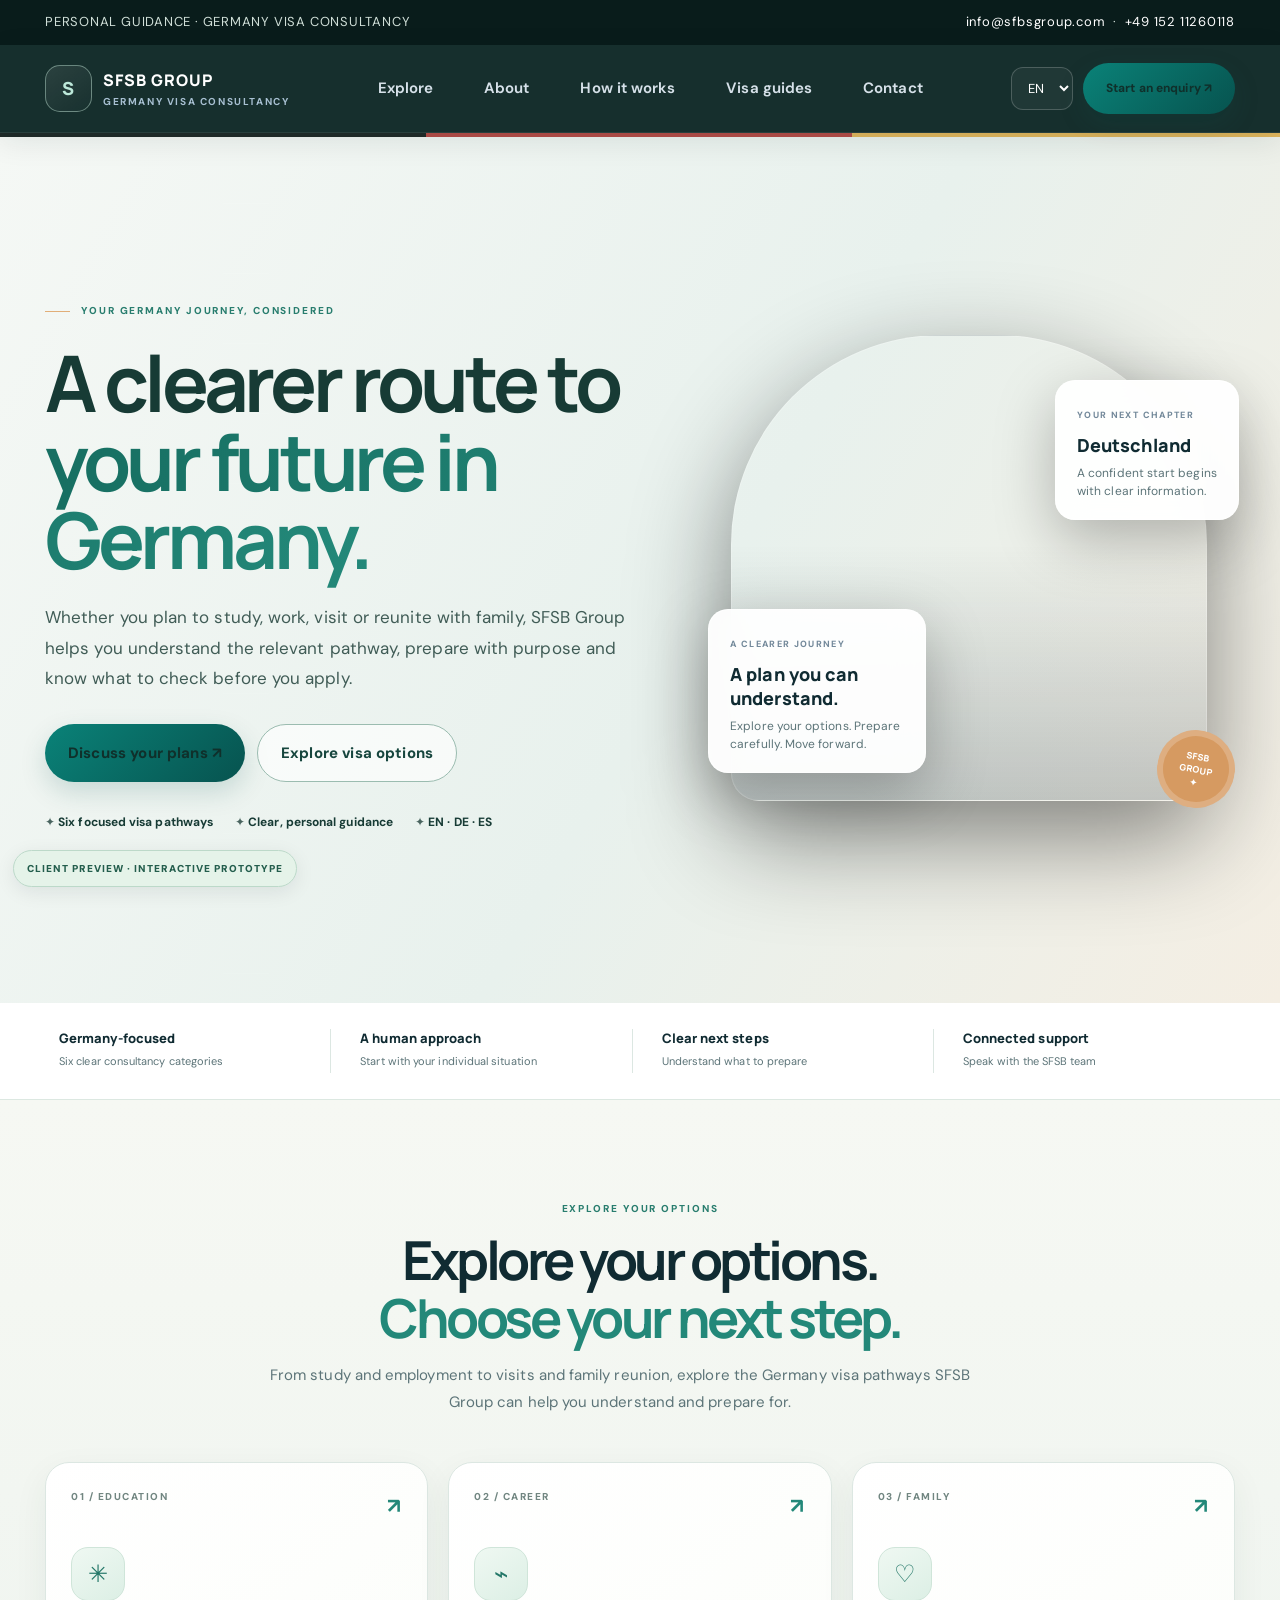
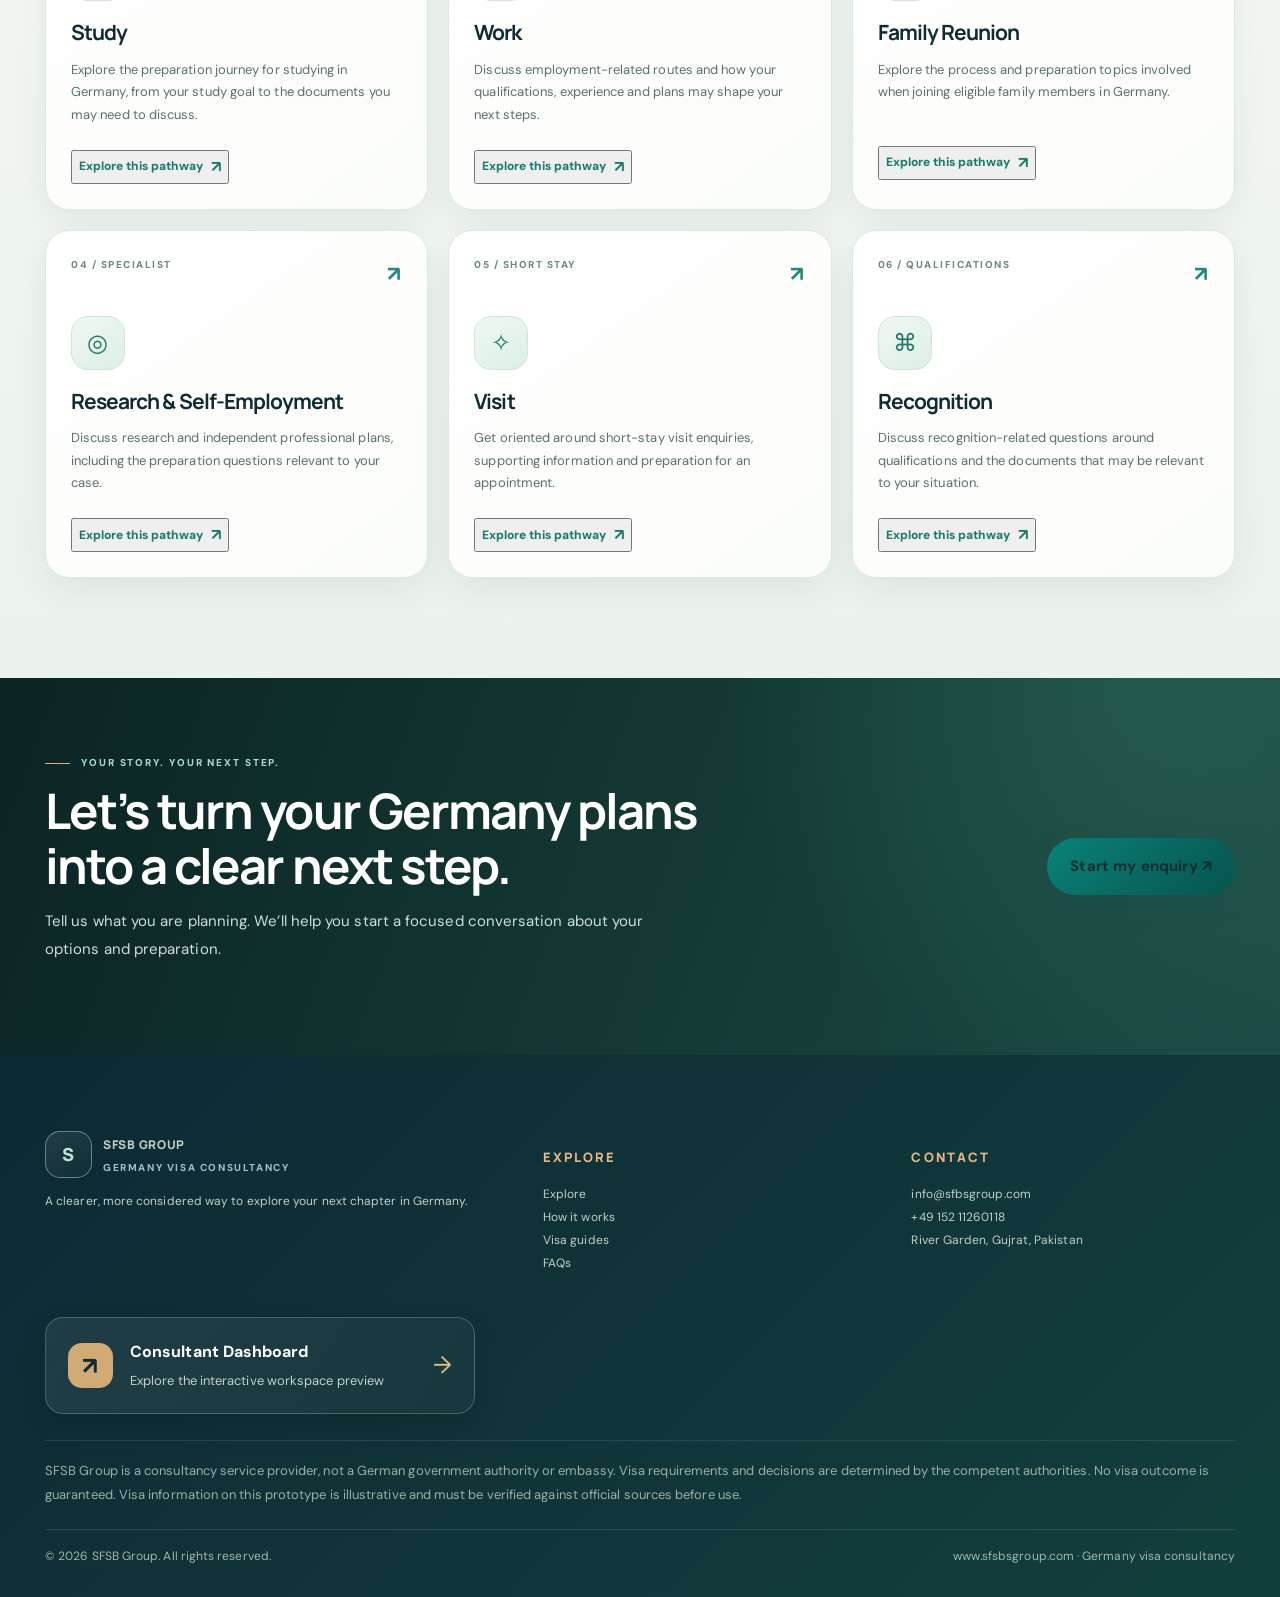
<file: index.html>
<!doctype html>
<!DOCTYPE html>

<!DOCTYPE html>

<html lang="en">
<head>
<meta charset="utf-8"/><meta content="width=device-width,initial-scale=1" name="viewport"/>
<meta content="SFSB Group — considered guidance across six Germany visa consultancy categories." name="description"/>
<meta content="#102b2a" name="theme-color"/>
<title>SFSB Group | Germany Visa Consultancy</title>
<link href="https://fonts.googleapis.com" rel="preconnect"/><link crossorigin="" href="https://fonts.gstatic.com" rel="preconnect"/>
<link href="https://fonts.googleapis.com/css2?family=DM+Sans:wght@400;500;600;700&amp;family=Manrope:wght@400;500;600;700;800&amp;display=swap" rel="stylesheet"/>

<link href="assets/styles.css" rel="stylesheet"/></head>
<body class="page-home">
<div class="topline"><div class="wrap"><span data-i18n="topline">PERSONAL GUIDANCE · GERMANY VISA CONSULTANCY</span><span><a href="mailto:info@sfbsgroup.com">info@sfbsgroup.com</a>  ·  <a href="tel:+4915211260118">+49 152 11260118</a></span></div></div>
<header class="nav"><div class="wrap navin">
<a class="brand" href="index.html"><span class="brandmark">S</span><span>SFSB GROUP<small>GERMANY VISA CONSULTANCY</small></span></a>
<nav class="navlinks" id="navlinks"><a data-i18n="navExplore" href="explore.html">Explore</a><a data-i18n="navAbout" href="about.html">About</a><a data-i18n="navProcess" href="process.html">How it works</a><a data-i18n="navGuides" href="guides.html">Visa guides</a><a data-i18n="navContact" href="contact.html">Contact</a></nav>
<div class="navright"><select aria-label="Choose language" class="lang" id="language"><option value="en">EN</option><option value="de">DE</option><option value="es">ES</option></select><a class="btn primary navCta" data-i18n="navCta" href="contact.html">Start an enquiry ↗</a><button aria-label="Open navigation" class="hamb" id="hamb">☰</button></div>
</div></header>
<main id="home">
<section class="hero"><div class="flagline"></div><div class="wrap heroGrid">
<div class="heroCopy"><div class="eyebrow" data-i18n="heroEyebrow">YOUR GERMANY JOURNEY, CONSIDERED</div><h1 data-i18n="heroTitle">Your Germany plan,<br/><em>made clear.</em></h1><p class="heroText" data-i18n="heroText">Thoughtful guidance for your next chapter in Germany. Explore your options, understand the preparation journey and take a confident next step with SFSB Group.</p>
<div class="heroActions"><button class="btn primary" data-i18n="heroBtn" onclick="openApply()">Find my visa pathway ↗</button><a class="btn ghost" data-i18n="heroSecondary" href="#pathways">Explore pathways</a></div>
<div class="proof"><span>✦ <b data-i18n="proof1">Six focused service groups</b></span><span>✦ <b data-i18n="proof2">Clear, personal guidance</b></span><span>✦ <b data-i18n="proof3">EN · DE · ES</b></span></div></div>
<div class="heroVisual"><div class="heroPhoto"></div><div class="glass one"><small data-i18n="floatLabel">YOUR NEXT CHAPTER</small><strong>Deutschland</strong><p data-i18n="floatText">A considered start to your Germany plans.</p></div><div class="glass two"><small data-i18n="floatLabel2">A CLEARER JOURNEY</small><strong data-i18n="floatTitle">One step at a time.</strong><p data-i18n="floatText2">Explore. Prepare. Connect with our team.</p></div><div class="seal">SFSB<br/>GROUP<br/>✦</div></div>
</div></section>
<div class="trust"><div class="wrap trustgrid"><div class="trustItem"><b data-i18n="trust1">Germany-focused</b><span data-i18n="trust1s">Six clear consultancy categories</span></div><div class="trustItem"><b data-i18n="trust2">A human approach</b><span data-i18n="trust2s">Start with your individual situation</span></div><div class="trustItem"><b data-i18n="trust3">Clear next steps</b><span data-i18n="trust3s">Understand what to prepare</span></div><div class="trustItem"><b data-i18n="trust4">Connected support</b><span data-i18n="trust4s">Speak with the SFSB team</span></div></div></div>
<section class="pathways" id="pathways"><div class="wrap"><div class="head center reveal"><div class="kicker" data-i18n="pathKicker">EXPLORE YOUR OPTIONS</div><h2 data-i18n="pathTitle">Six pathways. <em>One clear next step.</em></h2><p data-i18n="pathDesc">Explore the Germany visa consultancy areas supported by SFSB Group. Choose a category to begin a conversation about your circumstances.</p></div><div class="grid6" id="visaCards"></div></div></section>
<section class="split" id="about"><div class="wrap splitGrid"><div class="editorialImg reveal"><div class="imgCaption" data-i18n="imgCaption">A clearer way forward · SFSB Group</div></div><div class="reveal"><div class="kicker" data-i18n="aboutKicker">A MORE PERSONAL APPROACH</div><div class="head"><h2 data-i18n="aboutTitle">Good decisions begin with <em>clarity.</em></h2><p data-i18n="aboutDesc">Germany pathways can feel complex. We believe the first conversation should feel different: calm, organized and focused on what matters to you.</p></div><div class="ticks"><div class="tick"><i>✓</i><div><b data-i18n="tick1">Start with your goal</b><span data-i18n="tick1s">Tell us what you hope to do in Germany and where you are starting from.</span></div></div><div class="tick"><i>✓</i><div><b data-i18n="tick2">Understand the preparation</b><span data-i18n="tick2s">Get oriented around the questions and documents relevant to your pathway.</span></div></div><div class="tick"><i>✓</i><div><b data-i18n="tick3">Take an informed next step</b><span data-i18n="tick3s">Connect with the team to discuss your situation and the support you need.</span></div></div></div><a class="btn dark" data-i18n="aboutBtn" href="#contact">Talk to our team ↗</a></div></div></section>
<section class="process" id="process"><div class="wrap"><div class="head center reveal"><div class="kicker" data-i18n="processKicker">SIMPLE BY DESIGN</div><h2 data-i18n="processTitle">A journey with <em>clear steps.</em></h2><p data-i18n="processDesc">A straightforward introduction to how an enquiry with SFSB Group can begin.</p></div><div class="steps"><article class="step reveal"><small>01 / DISCOVER</small><h3 data-i18n="step1">Choose your pathway</h3><p data-i18n="step1s">Explore the six service groups and select the one closest to your goal.</p></article><article class="step reveal"><small>02 / SHARE</small><h3 data-i18n="step2">Tell us about you</h3><p data-i18n="step2s">Share a few basic details so the team can understand your starting point.</p></article><article class="step reveal"><small>03 / CONNECT</small><h3 data-i18n="step3">Speak with our team</h3><p data-i18n="step3s">Discuss your questions and the support you may need for your next steps.</p></article><article class="step reveal"><small>04 / PREPARE</small><h3 data-i18n="step4">Plan what comes next</h3><p data-i18n="step4s">Understand the preparation topics and verify requirements with official sources.</p></article></div></div></section>
<section class="band"><div class="wrap bandin"><div><div class="eyebrow" data-i18n="bandKicker">YOUR STORY. YOUR NEXT STEP.</div><h2 data-i18n="bandTitle">Let’s make the first step<br/>feel simple.</h2><p data-i18n="bandDesc">Tell us what you are planning. We’ll help you start the right conversation.</p></div><button class="btn primary" data-i18n="bandBtn" onclick="openApply()">Start my enquiry ↗</button></div></section>
<section class="guides" id="guides"><div class="wrap"><div class="head reveal"><div class="kicker" data-i18n="guideKicker">INFORMATION TO GET YOU STARTED</div><h2 data-i18n="guideTitle">Explore the <em>visa guides.</em></h2><p data-i18n="guideDesc">A first-look guide library for the client presentation. Each guide is an illustrative overview and must be reviewed against current official German requirements before publication.</p></div><div class="guideTools"><input aria-label="Search visa guides" class="search" id="guideSearch" placeholder="Search guides by title or category…"/><span class="note" data-i18n="guideNote">Illustrative content · official review required</span></div><div class="guideList" id="guideList"></div></div></section>
<section class="faq" id="faq"><div class="wrap faqGrid"><div class="head reveal"><div class="kicker" data-i18n="faqKicker">GOOD TO KNOW</div><h2 data-i18n="faqTitle">Questions,<br/><em>answered.</em></h2><p data-i18n="faqDesc">A few useful starting points before you contact the SFSB Group team.</p><a class="btn dark" data-i18n="faqBtn" href="#contact">Ask a question ↗</a></div><div class="faqList" id="faqList"></div></div></section>
<section class="contact" id="contact"><div class="wrap"><div class="head reveal"><div class="kicker" data-i18n="contactKicker">START A CONVERSATION</div><h2 data-i18n="contactTitle">Let’s understand your <em>Germany plans.</em></h2><p data-i18n="contactDesc">Share a few details and the SFSB Group team can follow up using your preferred contact method.</p></div><div class="contactGrid"><aside class="contactPanel reveal"><div class="eyebrow">SFSB GROUP</div><h3 data-i18n="contactPanelTitle">Here for your next step.</h3><p data-i18n="contactPanelDesc">Get in touch to discuss your Germany visa pathway and the support you are looking for.</p><div class="contactLine"><b>EMAIL</b><a href="mailto:info@sfbsgroup.com">info@sfbsgroup.com</a></div><div class="contactLine"><b>PHONE / WHATSAPP</b><a href="tel:+4915211260118">+49 152 11260118</a></div><div class="contactLine"><b data-i18n="addressLabel">ADDRESS</b>River Garden, Gujrat, Pakistan</div><div class="contactLine"><b>WEBSITE</b><a href="https://www.sfsbsgroup.com" rel="noopener" target="_blank">www.sfsbsgroup.com</a></div><a class="btn primary" data-i18n="whatsapp" href="https://wa.me/4915211260118" rel="noopener" target="_blank">Continue on WhatsApp ↗</a></aside>
<form class="contactForm reveal" id="contactForm"><h3 data-i18n="formTitle">Request a profile review</h3><p data-i18n="formDesc">Tell us a little about yourself. Required fields are marked *.</p><div class="fields"><div class="field"><label data-i18n="fullName">Full name *</label><input name="name" placeholder="Your full name" required=""/></div><div class="field"><label data-i18n="email">Email address *</label><input name="email" placeholder="you@example.com" required="" type="email"/></div><div class="field"><label data-i18n="phone">Phone / WhatsApp *</label><input name="phone" placeholder="+ country code" required=""/></div><div class="field"><label data-i18n="nationality">Nationality *</label><input name="nationality" placeholder="Your nationality" required=""/></div><div class="field"><label data-i18n="residence">Current country of residence *</label><input name="residence" placeholder="Current country" required=""/></div><div class="field"><label data-i18n="pathway">Germany pathway *</label><select id="contactRoute" name="route" required=""><option value="">Choose a category</option></select></div><div class="field full"><label data-i18n="message">Tell us briefly about your plans</label><textarea name="message" placeholder="Your goal, current situation or question…"></textarea></div><div class="field full"><label class="consent"><input name="consent" required="" type="checkbox"/><span data-i18n="consent">I agree that SFSB Group may contact me about this enquiry. *</span></label></div><div class="field full"><button class="btn dark" data-i18n="prepare" type="submit">Prepare enquiry ↗</button><span class="note" data-i18n="formNote">Prototype only: this form does not transmit or store personal data. It prepares a WhatsApp message on your device.</span></div></div></form></div></div></section>
</main>
<footer class="footer"><div class="wrap"><div class="footGrid"><div><a class="brand" href="index.html"><span class="brandmark">S</span><span>SFSB GROUP<small>GERMANY VISA CONSULTANCY</small></span></a><p data-i18n="footerText">A clearer, more considered way to explore your next chapter in Germany.</p></div><div><h4 data-i18n="footerExplore">EXPLORE</h4><p><a data-i18n="navExplore" href="explore.html">Explore</a><br/><a data-i18n="navProcess" href="process.html">How it works</a><br/><a data-i18n="navGuides" href="guides.html">Visa guides</a><br/><a href="guides.html">FAQs</a></p></div><div><h4 data-i18n="footerContact">CONTACT</h4><p><a href="mailto:info@sfbsgroup.com">info@sfbsgroup.com</a><br/><a href="tel:+4915211260118">+49 152 11260118</a><br/>River Garden, Gujrat, Pakistan</p></div></div><div class="footerDashboard"><a href="dashboard.html"><span class="footerDashIcon">↗</span><span><strong>Consultant Dashboard</strong><small>Explore the interactive workspace preview</small></span><span class="footerDashArrow">→</span></a></div><div class="disclaimer" data-i18n="disclaimer">SFSB Group is a consultancy service provider, not a German government authority or embassy. Visa requirements and decisions are determined by the competent authorities. No visa outcome is guaranteed. Visa information on this prototype is illustrative and must be verified against official sources before use.</div><div class="footBottom"><span>© <span id="year"></span> SFSB Group. All rights reserved.</span><span>www.sfsbsgroup.com · Germany visa consultancy</span></div></div></footer>
<section class="demoSection" id="dashboard"><div class="wrap"><div class="head"><div class="eyebrow" data-i18n="dashKicker">THE CONSULTANT EXPERIENCE</div><h2 data-i18n="dashTitle">An organized workspace<br/>for every enquiry.</h2><p data-i18n="dashDesc">A clickable preview of the future consultant workspace. All applicant names and figures are fictional sample data.</p></div><div class="dashboard"><div class="dashHead"><h3>Consultant workspace</h3><span class="demoTag">DEMO DATA · NOT LIVE</span></div><div class="dashMetrics"><div class="metric"><small>Total enquiries</small><b id="mTotal">128</b></div><div class="metric"><small>New this week</small><b id="mNew">18</b></div><div class="metric"><small>In review</small><b id="mReview">34</b></div><div class="metric"><small>Follow-ups due</small><b id="mDue">09</b></div></div><div class="dashToolbar"><input id="leadSearch" placeholder="Search demo leads…"/><select id="statusFilter"><option value="">All statuses</option><option>New</option><option>Reviewing</option><option>Contacted</option><option>Completed</option></select><button id="tableView">Table view</button><button id="kanbanView">Kanban view</button></div><div class="tableWrap" id="tableWrap"><table class="dashTable"><thead><tr><th>APPLICANT</th><th>PATHWAY</th><th>RESIDENCE</th><th>STATUS</th><th>FOLLOW-UP</th><th>ACTION</th></tr></thead><tbody id="leadRows"></tbody></table></div><div class="kanban" id="kanban"></div><p class="note" style="margin:13px 2px 0">Demo dashboard only. No real applicant records, authentication, database or staff access controls are connected.</p></div></div></section>
<div class="prototypePill">CLIENT PREVIEW · INTERACTIVE PROTOTYPE</div><div class="toast" id="toast" role="status"></div>
<!-- four-step enquiry flow -->
<div aria-labelledby="applyTitle" aria-modal="true" class="modal" id="applyModal" role="dialog"><div class="modalContent"><div class="modalTop"><div><div class="kicker">SFSB GROUP · YOUR GERMANY JOURNEY</div><h2 id="applyTitle">Let’s start with you.</h2><p class="note">A short introduction to help us understand the pathway you want to discuss.</p></div><button aria-label="Close" class="close" onclick="closeApply()">✕</button></div><div class="progress"><span id="progressBar"></span></div>
<div class="stepPanel active" data-step="1"><h3>01 · Which pathway are you interested in?</h3><div class="field"><label>Choose a category *</label><select id="aRoute" required=""></select></div></div>
<div class="stepPanel" data-step="2"><h3>02 · Where are you applying from?</h3><div class="field"><label>Nationality *</label><input id="aNationality" placeholder="e.g. Pakistani"/></div><div class="field"><label>Current country of residence *</label><input id="aResidence" placeholder="e.g. Pakistan"/></div></div>
<div class="stepPanel" data-step="3"><h3>03 · How can we reach you?</h3><div class="field"><label>Full name *</label><input id="aName" placeholder="Your name"/></div><div class="field"><label>Email address *</label><input id="aEmail" placeholder="you@example.com" type="email"/></div><div class="field"><label>Phone / WhatsApp *</label><input id="aPhone" placeholder="+ country code"/></div><label class="consent"><input id="aConsent" type="checkbox"/><span>I agree that SFSB Group may contact me about this enquiry.</span></label></div>
<div class="stepPanel" data-step="4"><h3>04 · Your first step is ready.</h3><p class="guideBody">Your details are prepared locally in this demo. Continue to WhatsApp to open a message addressed to SFSB Group. Nothing is stored on a server by this prototype.</p><div class="guideMeta"><span class="chip">No backend connected</span><span class="chip">Demo interaction</span></div><a class="btn dark" href="#" id="applyWhatsApp" rel="noopener" target="_blank">Continue on WhatsApp ↗</a></div>
<div class="modalActions"><button class="btn" disabled="" id="applyBack" onclick="applyMove(-1)" style="background:#edf2f6">Back</button><button class="btn dark" id="applyNext" onclick="applyMove(1)">Continue ↗</button></div></div></div>
<!-- guide detail modal -->
<div aria-modal="true" class="modal guideModal" id="guideModal" role="dialog"><div class="modalContent"><div class="modalTop"><div><div class="kicker">SFSB GROUP · VISA GUIDE</div><h2 id="guideModalTitle">Visa guide</h2><div class="guideMeta"><span class="chip">Overview</span><span class="chip">Illustrative draft</span><span class="chip">Expert review required</span></div></div><button aria-label="Close" class="close" onclick="closeGuide()">✕</button></div><div class="guideBody" id="guideModalBody"></div><div style="margin-top:20px"><a class="btn dark" data-i18n="guideContact" href="#contact" onclick="closeGuide()">Discuss this pathway ↗</a></div></div></div>
<!-- lead detail drawer -->
<div class="drawer" id="leadDrawer"><div class="drawerPanel"><div class="modalTop"><div><div class="kicker">DEMO LEAD RECORD</div><h2 id="drawerName">Applicant</h2><p class="note">Fictional sample data for presentation only.</p></div><button class="close" onclick="closeDrawer()">✕</button></div><div id="drawerDetails"></div><div class="field"><label>Update status</label><select id="drawerStatus"><option>New</option><option>Reviewing</option><option>Contacted</option><option>Completed</option></select></div><div class="field"><label>Internal note (demo only)</label><textarea id="drawerNote" placeholder="Add a sample note…"></textarea></div><div class="field"><label>Follow-up date</label><input id="drawerDate" type="date"/></div><button class="btn dark" onclick="saveLead()">Save demo changes</button></div></div>

<script src="assets/site.js"></script></body></html>
</file>
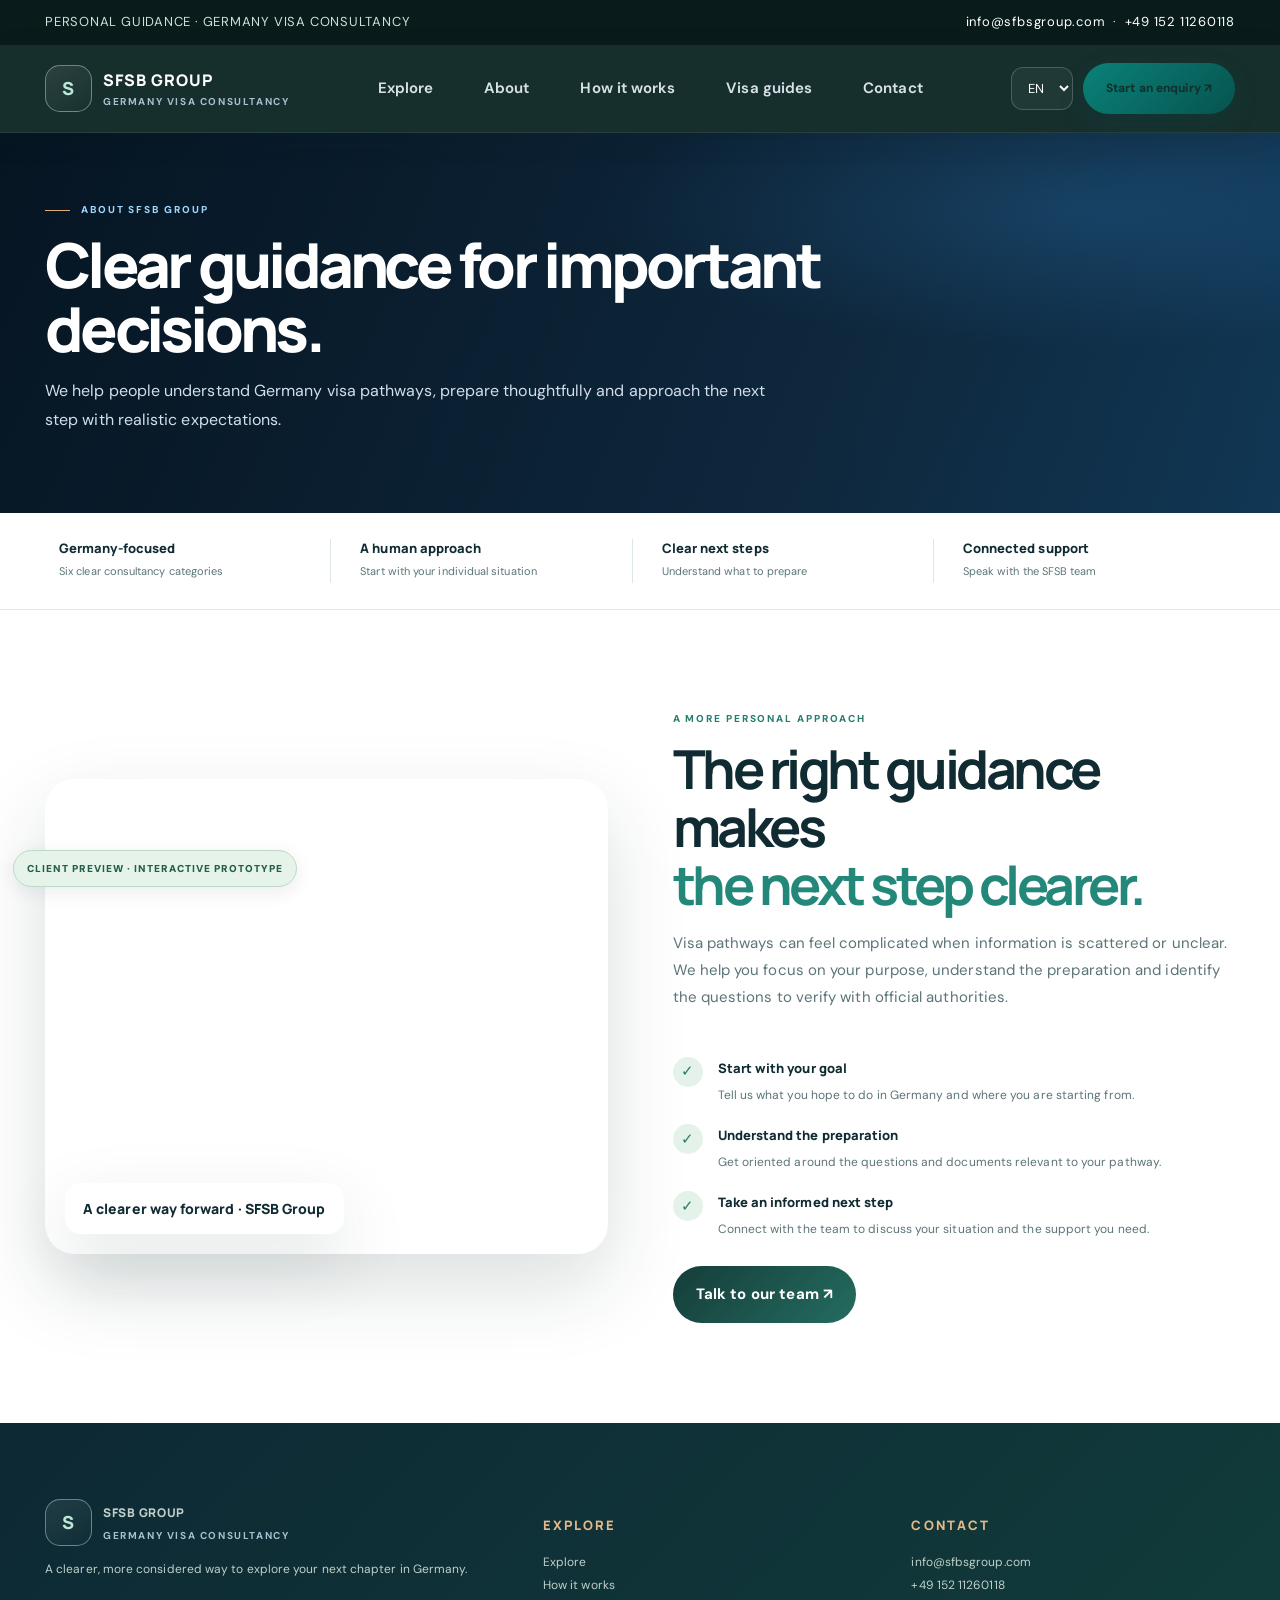
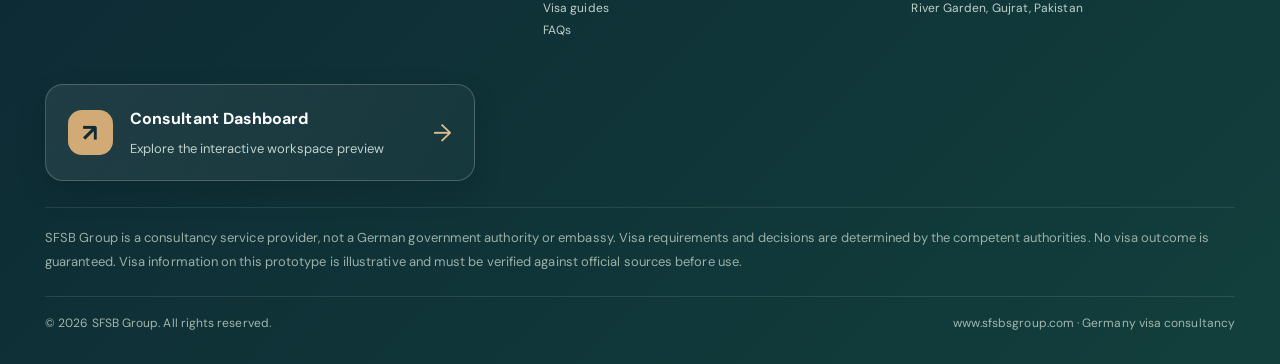
<file: about.html>
<!doctype html>
<!DOCTYPE html>

<!DOCTYPE html>

<html lang="en">
<head>
<meta charset="utf-8"/><meta content="width=device-width,initial-scale=1" name="viewport"/>
<meta content="SFSB Group — considered guidance across six Germany visa consultancy categories." name="description"/>
<meta content="#102b2a" name="theme-color"/>
<title>SFSB Group | Germany Visa Consultancy</title>
<link href="https://fonts.googleapis.com" rel="preconnect"/><link crossorigin="" href="https://fonts.gstatic.com" rel="preconnect"/>
<link href="https://fonts.googleapis.com/css2?family=DM+Sans:wght@400;500;600;700&amp;family=Manrope:wght@400;500;600;700;800&amp;display=swap" rel="stylesheet"/>

<link href="assets/styles.css" rel="stylesheet"/></head>
<body class="page-about">
<div class="topline"><div class="wrap"><span data-i18n="topline">PERSONAL GUIDANCE · GERMANY VISA CONSULTANCY</span><span><a href="mailto:info@sfbsgroup.com">info@sfbsgroup.com</a>  ·  <a href="tel:+4915211260118">+49 152 11260118</a></span></div></div>
<header class="nav"><div class="wrap navin">
<a class="brand" href="index.html"><span class="brandmark">S</span><span>SFSB GROUP<small>GERMANY VISA CONSULTANCY</small></span></a>
<nav class="navlinks" id="navlinks"><a data-i18n="navExplore" href="explore.html">Explore</a><a aria-current="page" data-i18n="navAbout" href="about.html">About</a><a data-i18n="navProcess" href="process.html">How it works</a><a data-i18n="navGuides" href="guides.html">Visa guides</a><a data-i18n="navContact" href="contact.html">Contact</a></nav>
<div class="navright"><select aria-label="Choose language" class="lang" id="language"><option value="en">EN</option><option value="de">DE</option><option value="es">ES</option></select><a class="btn primary navCta" data-i18n="navCta" href="contact.html">Start an enquiry ↗</a><button aria-label="Open navigation" class="hamb" id="hamb">☰</button></div>
</div></header>
<main id="home"><section class="subHero"><div class="wrap"><div class="eyebrow">ABOUT SFSB GROUP</div><h1>Clear guidance for important decisions.</h1><p>We help people understand Germany visa pathways, prepare thoughtfully and approach the next step with realistic expectations.</p></div></section>
<section class="hero"><div class="flagline"></div><div class="wrap heroGrid">
<div class="heroCopy"><div class="eyebrow" data-i18n="heroEyebrow">YOUR GERMANY JOURNEY, CONSIDERED</div><h1 data-i18n="heroTitle">Your Germany plan,<br/><em>made clear.</em></h1><p class="heroText" data-i18n="heroText">Thoughtful guidance for your next chapter in Germany. Explore your options, understand the preparation journey and take a confident next step with SFSB Group.</p>
<div class="heroActions"><button class="btn primary" data-i18n="heroBtn" onclick="openApply()">Find my visa pathway ↗</button><a class="btn ghost" data-i18n="heroSecondary" href="#pathways">Explore pathways</a></div>
<div class="proof"><span>✦ <b data-i18n="proof1">Six focused service groups</b></span><span>✦ <b data-i18n="proof2">Clear, personal guidance</b></span><span>✦ <b data-i18n="proof3">EN · DE · ES</b></span></div></div>
<div class="heroVisual"><div class="heroPhoto"></div><div class="glass one"><small data-i18n="floatLabel">YOUR NEXT CHAPTER</small><strong>Deutschland</strong><p data-i18n="floatText">A considered start to your Germany plans.</p></div><div class="glass two"><small data-i18n="floatLabel2">A CLEARER JOURNEY</small><strong data-i18n="floatTitle">One step at a time.</strong><p data-i18n="floatText2">Explore. Prepare. Connect with our team.</p></div><div class="seal">SFSB<br/>GROUP<br/>✦</div></div>
</div></section>
<div class="trust"><div class="wrap trustgrid"><div class="trustItem"><b data-i18n="trust1">Germany-focused</b><span data-i18n="trust1s">Six clear consultancy categories</span></div><div class="trustItem"><b data-i18n="trust2">A human approach</b><span data-i18n="trust2s">Start with your individual situation</span></div><div class="trustItem"><b data-i18n="trust3">Clear next steps</b><span data-i18n="trust3s">Understand what to prepare</span></div><div class="trustItem"><b data-i18n="trust4">Connected support</b><span data-i18n="trust4s">Speak with the SFSB team</span></div></div></div>
<section class="pathways" id="pathways"><div class="wrap"><div class="head center reveal"><div class="kicker" data-i18n="pathKicker">EXPLORE YOUR OPTIONS</div><h2 data-i18n="pathTitle">Six pathways. <em>One clear next step.</em></h2><p data-i18n="pathDesc">Explore the Germany visa consultancy areas supported by SFSB Group. Choose a category to begin a conversation about your circumstances.</p></div><div class="grid6" id="visaCards"></div></div></section>
<section class="split" id="about"><div class="wrap splitGrid"><div class="editorialImg reveal"><div class="imgCaption" data-i18n="imgCaption">A clearer way forward · SFSB Group</div></div><div class="reveal"><div class="kicker" data-i18n="aboutKicker">A MORE PERSONAL APPROACH</div><div class="head"><h2 data-i18n="aboutTitle">Good decisions begin with <em>clarity.</em></h2><p data-i18n="aboutDesc">Germany pathways can feel complex. We believe the first conversation should feel different: calm, organized and focused on what matters to you.</p></div><div class="ticks"><div class="tick"><i>✓</i><div><b data-i18n="tick1">Start with your goal</b><span data-i18n="tick1s">Tell us what you hope to do in Germany and where you are starting from.</span></div></div><div class="tick"><i>✓</i><div><b data-i18n="tick2">Understand the preparation</b><span data-i18n="tick2s">Get oriented around the questions and documents relevant to your pathway.</span></div></div><div class="tick"><i>✓</i><div><b data-i18n="tick3">Take an informed next step</b><span data-i18n="tick3s">Connect with the team to discuss your situation and the support you need.</span></div></div></div><a class="btn dark" data-i18n="aboutBtn" href="#contact">Talk to our team ↗</a></div></div></section>
<section class="process" id="process"><div class="wrap"><div class="head center reveal"><div class="kicker" data-i18n="processKicker">SIMPLE BY DESIGN</div><h2 data-i18n="processTitle">A journey with <em>clear steps.</em></h2><p data-i18n="processDesc">A straightforward introduction to how an enquiry with SFSB Group can begin.</p></div><div class="steps"><article class="step reveal"><small>01 / DISCOVER</small><h3 data-i18n="step1">Choose your pathway</h3><p data-i18n="step1s">Explore the six service groups and select the one closest to your goal.</p></article><article class="step reveal"><small>02 / SHARE</small><h3 data-i18n="step2">Tell us about you</h3><p data-i18n="step2s">Share a few basic details so the team can understand your starting point.</p></article><article class="step reveal"><small>03 / CONNECT</small><h3 data-i18n="step3">Speak with our team</h3><p data-i18n="step3s">Discuss your questions and the support you may need for your next steps.</p></article><article class="step reveal"><small>04 / PREPARE</small><h3 data-i18n="step4">Plan what comes next</h3><p data-i18n="step4s">Understand the preparation topics and verify requirements with official sources.</p></article></div></div></section>
<section class="band"><div class="wrap bandin"><div><div class="eyebrow" data-i18n="bandKicker">YOUR STORY. YOUR NEXT STEP.</div><h2 data-i18n="bandTitle">Let’s make the first step<br/>feel simple.</h2><p data-i18n="bandDesc">Tell us what you are planning. We’ll help you start the right conversation.</p></div><button class="btn primary" data-i18n="bandBtn" onclick="openApply()">Start my enquiry ↗</button></div></section>
<section class="guides" id="guides"><div class="wrap"><div class="head reveal"><div class="kicker" data-i18n="guideKicker">INFORMATION TO GET YOU STARTED</div><h2 data-i18n="guideTitle">Explore the <em>visa guides.</em></h2><p data-i18n="guideDesc">A first-look guide library for the client presentation. Each guide is an illustrative overview and must be reviewed against current official German requirements before publication.</p></div><div class="guideTools"><input aria-label="Search visa guides" class="search" id="guideSearch" placeholder="Search guides by title or category…"/><span class="note" data-i18n="guideNote">Illustrative content · official review required</span></div><div class="guideList" id="guideList"></div></div></section>
<section class="faq" id="faq"><div class="wrap faqGrid"><div class="head reveal"><div class="kicker" data-i18n="faqKicker">GOOD TO KNOW</div><h2 data-i18n="faqTitle">Questions,<br/><em>answered.</em></h2><p data-i18n="faqDesc">A few useful starting points before you contact the SFSB Group team.</p><a class="btn dark" data-i18n="faqBtn" href="#contact">Ask a question ↗</a></div><div class="faqList" id="faqList"></div></div></section>
<section class="contact" id="contact"><div class="wrap"><div class="head reveal"><div class="kicker" data-i18n="contactKicker">START A CONVERSATION</div><h2 data-i18n="contactTitle">Let’s understand your <em>Germany plans.</em></h2><p data-i18n="contactDesc">Share a few details and the SFSB Group team can follow up using your preferred contact method.</p></div><div class="contactGrid"><aside class="contactPanel reveal"><div class="eyebrow">SFSB GROUP</div><h3 data-i18n="contactPanelTitle">Here for your next step.</h3><p data-i18n="contactPanelDesc">Get in touch to discuss your Germany visa pathway and the support you are looking for.</p><div class="contactLine"><b>EMAIL</b><a href="mailto:info@sfbsgroup.com">info@sfbsgroup.com</a></div><div class="contactLine"><b>PHONE / WHATSAPP</b><a href="tel:+4915211260118">+49 152 11260118</a></div><div class="contactLine"><b data-i18n="addressLabel">ADDRESS</b>River Garden, Gujrat, Pakistan</div><div class="contactLine"><b>WEBSITE</b><a href="https://www.sfsbsgroup.com" rel="noopener" target="_blank">www.sfsbsgroup.com</a></div><a class="btn primary" data-i18n="whatsapp" href="https://wa.me/4915211260118" rel="noopener" target="_blank">Continue on WhatsApp ↗</a></aside>
<form class="contactForm reveal" id="contactForm"><h3 data-i18n="formTitle">Request a profile review</h3><p data-i18n="formDesc">Tell us a little about yourself. Required fields are marked *.</p><div class="fields"><div class="field"><label data-i18n="fullName">Full name *</label><input name="name" placeholder="Your full name" required=""/></div><div class="field"><label data-i18n="email">Email address *</label><input name="email" placeholder="you@example.com" required="" type="email"/></div><div class="field"><label data-i18n="phone">Phone / WhatsApp *</label><input name="phone" placeholder="+ country code" required=""/></div><div class="field"><label data-i18n="nationality">Nationality *</label><input name="nationality" placeholder="Your nationality" required=""/></div><div class="field"><label data-i18n="residence">Current country of residence *</label><input name="residence" placeholder="Current country" required=""/></div><div class="field"><label data-i18n="pathway">Germany pathway *</label><select id="contactRoute" name="route" required=""><option value="">Choose a category</option></select></div><div class="field full"><label data-i18n="message">Tell us briefly about your plans</label><textarea name="message" placeholder="Your goal, current situation or question…"></textarea></div><div class="field full"><label class="consent"><input name="consent" required="" type="checkbox"/><span data-i18n="consent">I agree that SFSB Group may contact me about this enquiry. *</span></label></div><div class="field full"><button class="btn dark" data-i18n="prepare" type="submit">Prepare enquiry ↗</button><span class="note" data-i18n="formNote">Prototype only: this form does not transmit or store personal data. It prepares a WhatsApp message on your device.</span></div></div></form></div></div></section>
</main>
<footer class="footer"><div class="wrap"><div class="footGrid"><div><a class="brand" href="index.html"><span class="brandmark">S</span><span>SFSB GROUP<small>GERMANY VISA CONSULTANCY</small></span></a><p data-i18n="footerText">A clearer, more considered way to explore your next chapter in Germany.</p></div><div><h4 data-i18n="footerExplore">EXPLORE</h4><p><a data-i18n="navExplore" href="explore.html">Explore</a><br/><a data-i18n="navProcess" href="process.html">How it works</a><br/><a data-i18n="navGuides" href="guides.html">Visa guides</a><br/><a href="guides.html">FAQs</a></p></div><div><h4 data-i18n="footerContact">CONTACT</h4><p><a href="mailto:info@sfbsgroup.com">info@sfbsgroup.com</a><br/><a href="tel:+4915211260118">+49 152 11260118</a><br/>River Garden, Gujrat, Pakistan</p></div></div><div class="footerDashboard"><a href="dashboard.html"><span class="footerDashIcon">↗</span><span><strong>Consultant Dashboard</strong><small>Explore the interactive workspace preview</small></span><span class="footerDashArrow">→</span></a></div><div class="disclaimer" data-i18n="disclaimer">SFSB Group is a consultancy service provider, not a German government authority or embassy. Visa requirements and decisions are determined by the competent authorities. No visa outcome is guaranteed. Visa information on this prototype is illustrative and must be verified against official sources before use.</div><div class="footBottom"><span>© <span id="year"></span> SFSB Group. All rights reserved.</span><span>www.sfsbsgroup.com · Germany visa consultancy</span></div></div></footer>
<section class="demoSection" id="dashboard"><div class="wrap"><div class="head"><div class="eyebrow" data-i18n="dashKicker">THE CONSULTANT EXPERIENCE</div><h2 data-i18n="dashTitle">An organized workspace<br/>for every enquiry.</h2><p data-i18n="dashDesc">A clickable preview of the future consultant workspace. All applicant names and figures are fictional sample data.</p></div><div class="dashboard"><div class="dashHead"><h3>Consultant workspace</h3><span class="demoTag">DEMO DATA · NOT LIVE</span></div><div class="dashMetrics"><div class="metric"><small>Total enquiries</small><b id="mTotal">128</b></div><div class="metric"><small>New this week</small><b id="mNew">18</b></div><div class="metric"><small>In review</small><b id="mReview">34</b></div><div class="metric"><small>Follow-ups due</small><b id="mDue">09</b></div></div><div class="dashToolbar"><input id="leadSearch" placeholder="Search demo leads…"/><select id="statusFilter"><option value="">All statuses</option><option>New</option><option>Reviewing</option><option>Contacted</option><option>Completed</option></select><button id="tableView">Table view</button><button id="kanbanView">Kanban view</button></div><div class="tableWrap" id="tableWrap"><table class="dashTable"><thead><tr><th>APPLICANT</th><th>PATHWAY</th><th>RESIDENCE</th><th>STATUS</th><th>FOLLOW-UP</th><th>ACTION</th></tr></thead><tbody id="leadRows"></tbody></table></div><div class="kanban" id="kanban"></div><p class="note" style="margin:13px 2px 0">Demo dashboard only. No real applicant records, authentication, database or staff access controls are connected.</p></div></div></section>
<div class="prototypePill">CLIENT PREVIEW · INTERACTIVE PROTOTYPE</div><div class="toast" id="toast" role="status"></div>
<!-- four-step enquiry flow -->
<div aria-labelledby="applyTitle" aria-modal="true" class="modal" id="applyModal" role="dialog"><div class="modalContent"><div class="modalTop"><div><div class="kicker">SFSB GROUP · YOUR GERMANY JOURNEY</div><h2 id="applyTitle">Let’s start with you.</h2><p class="note">A short introduction to help us understand the pathway you want to discuss.</p></div><button aria-label="Close" class="close" onclick="closeApply()">✕</button></div><div class="progress"><span id="progressBar"></span></div>
<div class="stepPanel active" data-step="1"><h3>01 · Which pathway are you interested in?</h3><div class="field"><label>Choose a category *</label><select id="aRoute" required=""></select></div></div>
<div class="stepPanel" data-step="2"><h3>02 · Where are you applying from?</h3><div class="field"><label>Nationality *</label><input id="aNationality" placeholder="e.g. Pakistani"/></div><div class="field"><label>Current country of residence *</label><input id="aResidence" placeholder="e.g. Pakistan"/></div></div>
<div class="stepPanel" data-step="3"><h3>03 · How can we reach you?</h3><div class="field"><label>Full name *</label><input id="aName" placeholder="Your name"/></div><div class="field"><label>Email address *</label><input id="aEmail" placeholder="you@example.com" type="email"/></div><div class="field"><label>Phone / WhatsApp *</label><input id="aPhone" placeholder="+ country code"/></div><label class="consent"><input id="aConsent" type="checkbox"/><span>I agree that SFSB Group may contact me about this enquiry.</span></label></div>
<div class="stepPanel" data-step="4"><h3>04 · Your first step is ready.</h3><p class="guideBody">Your details are prepared locally in this demo. Continue to WhatsApp to open a message addressed to SFSB Group. Nothing is stored on a server by this prototype.</p><div class="guideMeta"><span class="chip">No backend connected</span><span class="chip">Demo interaction</span></div><a class="btn dark" href="#" id="applyWhatsApp" rel="noopener" target="_blank">Continue on WhatsApp ↗</a></div>
<div class="modalActions"><button class="btn" disabled="" id="applyBack" onclick="applyMove(-1)" style="background:#edf2f6">Back</button><button class="btn dark" id="applyNext" onclick="applyMove(1)">Continue ↗</button></div></div></div>
<!-- guide detail modal -->
<div aria-modal="true" class="modal guideModal" id="guideModal" role="dialog"><div class="modalContent"><div class="modalTop"><div><div class="kicker">SFSB GROUP · VISA GUIDE</div><h2 id="guideModalTitle">Visa guide</h2><div class="guideMeta"><span class="chip">Overview</span><span class="chip">Illustrative draft</span><span class="chip">Expert review required</span></div></div><button aria-label="Close" class="close" onclick="closeGuide()">✕</button></div><div class="guideBody" id="guideModalBody"></div><div style="margin-top:20px"><a class="btn dark" data-i18n="guideContact" href="#contact" onclick="closeGuide()">Discuss this pathway ↗</a></div></div></div>
<!-- lead detail drawer -->
<div class="drawer" id="leadDrawer"><div class="drawerPanel"><div class="modalTop"><div><div class="kicker">DEMO LEAD RECORD</div><h2 id="drawerName">Applicant</h2><p class="note">Fictional sample data for presentation only.</p></div><button class="close" onclick="closeDrawer()">✕</button></div><div id="drawerDetails"></div><div class="field"><label>Update status</label><select id="drawerStatus"><option>New</option><option>Reviewing</option><option>Contacted</option><option>Completed</option></select></div><div class="field"><label>Internal note (demo only)</label><textarea id="drawerNote" placeholder="Add a sample note…"></textarea></div><div class="field"><label>Follow-up date</label><input id="drawerDate" type="date"/></div><button class="btn dark" onclick="saveLead()">Save demo changes</button></div></div>

<script src="assets/site.js"></script></body></html>
</file>
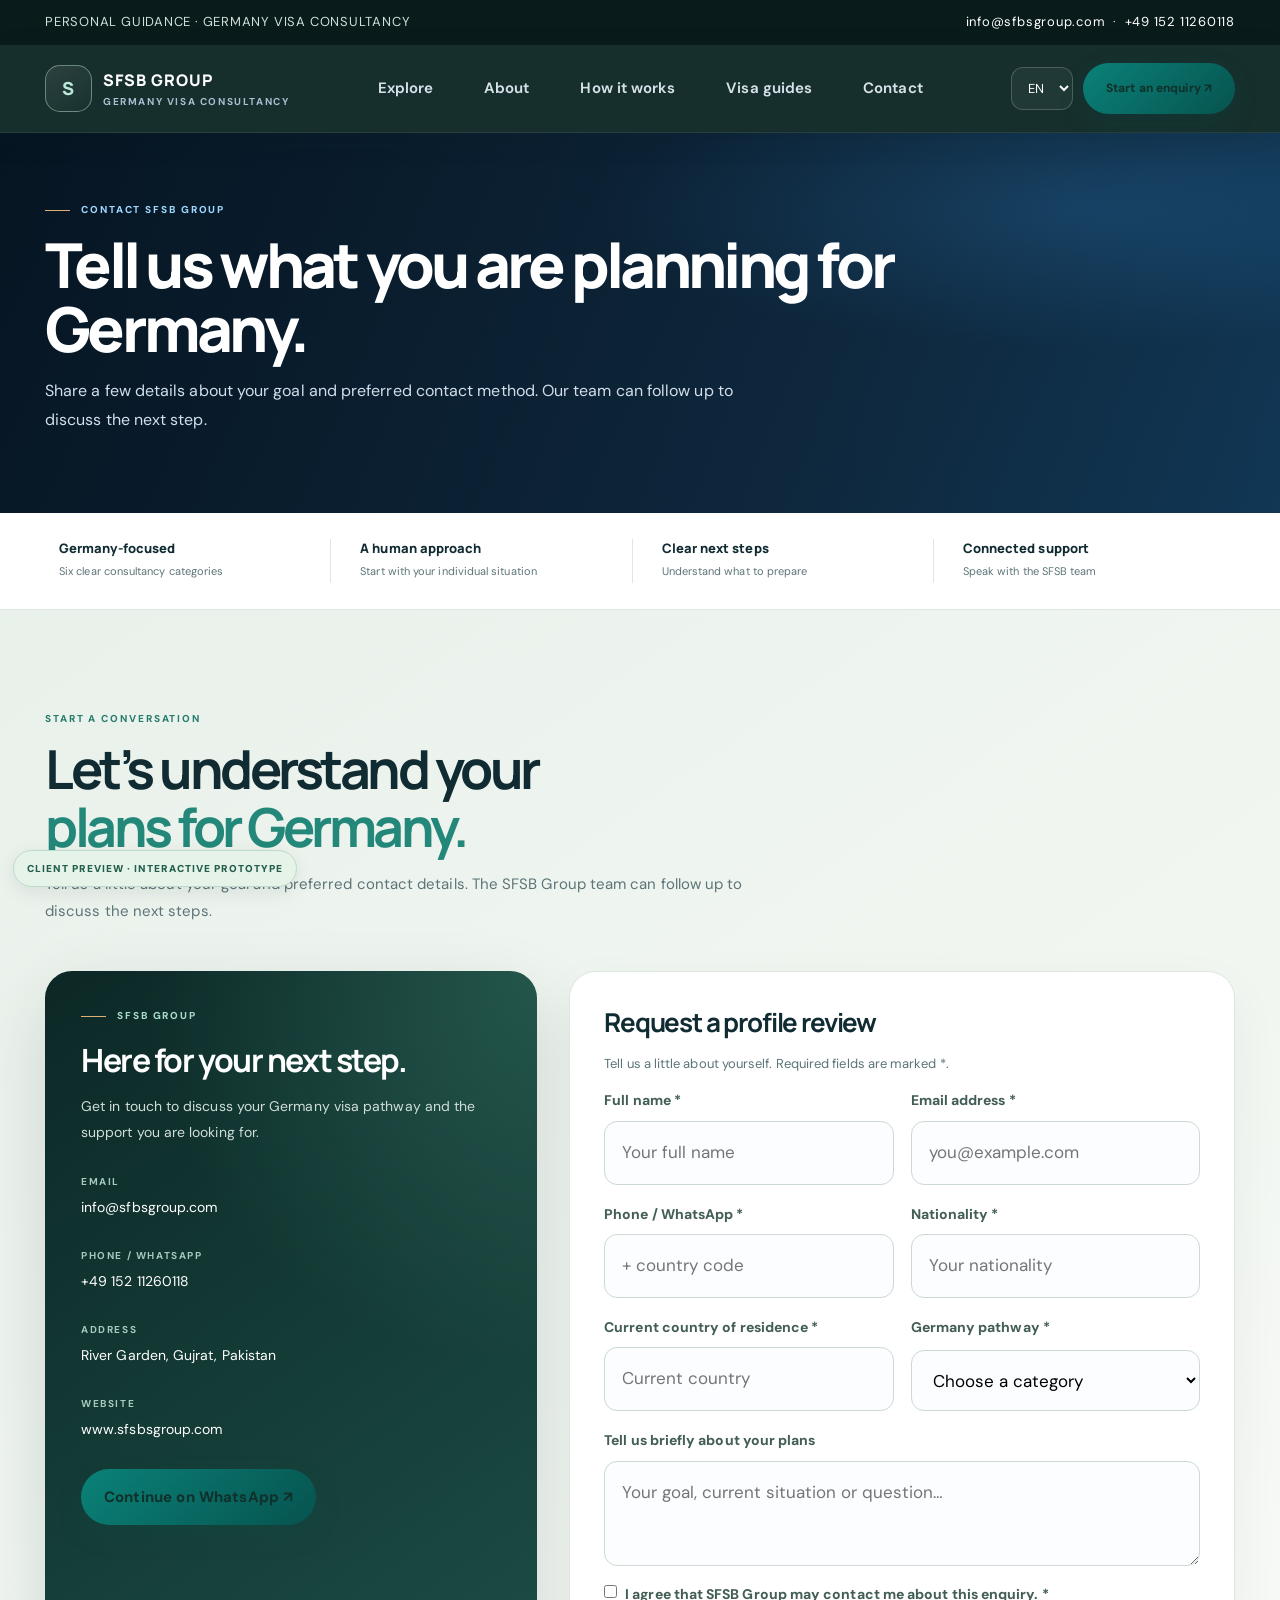
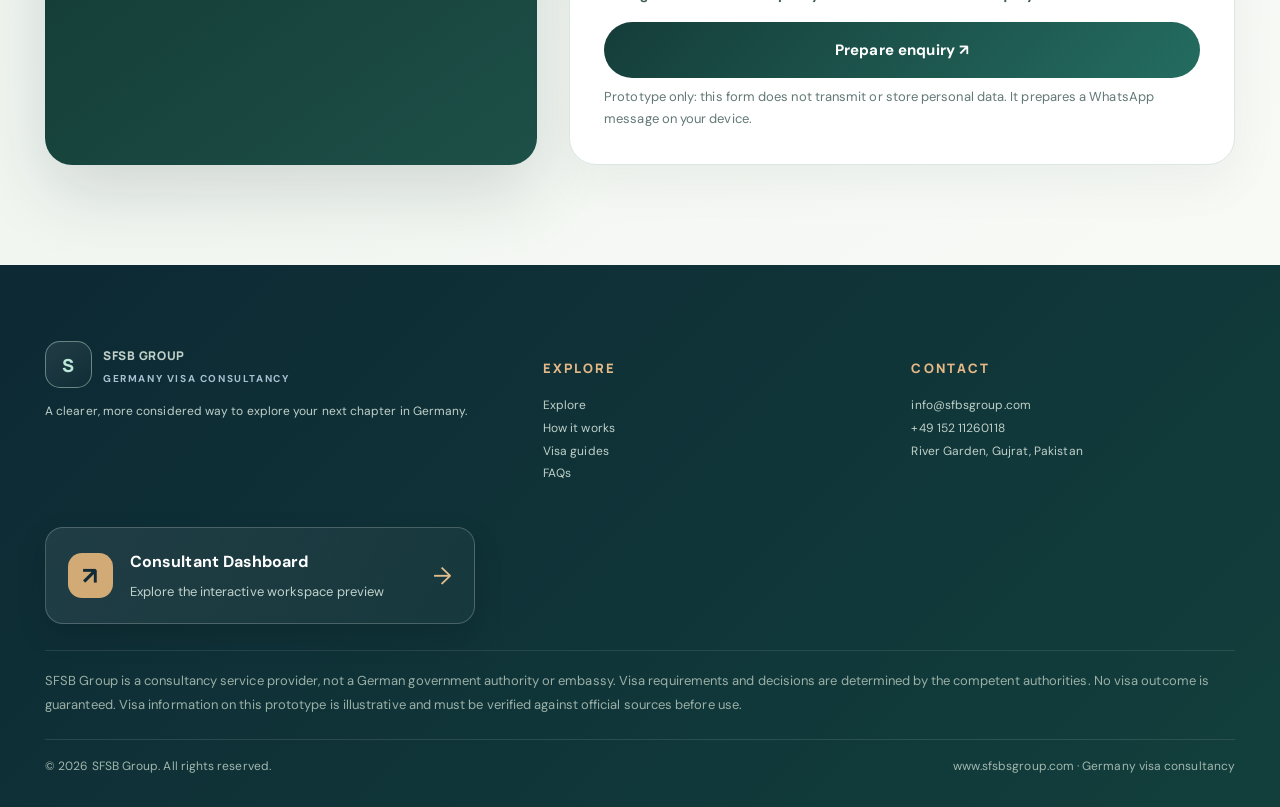
<file: contact.html>
<!doctype html>
<!DOCTYPE html>

<!DOCTYPE html>

<html lang="en">
<head>
<meta charset="utf-8"/><meta content="width=device-width,initial-scale=1" name="viewport"/>
<meta content="SFSB Group — considered guidance across six Germany visa consultancy categories." name="description"/>
<meta content="#102b2a" name="theme-color"/>
<title>SFSB Group | Germany Visa Consultancy</title>
<link href="https://fonts.googleapis.com" rel="preconnect"/><link crossorigin="" href="https://fonts.gstatic.com" rel="preconnect"/>
<link href="https://fonts.googleapis.com/css2?family=DM+Sans:wght@400;500;600;700&amp;family=Manrope:wght@400;500;600;700;800&amp;display=swap" rel="stylesheet"/>

<link href="assets/styles.css" rel="stylesheet"/></head>
<body class="page-contact">
<div class="topline"><div class="wrap"><span data-i18n="topline">PERSONAL GUIDANCE · GERMANY VISA CONSULTANCY</span><span><a href="mailto:info@sfbsgroup.com">info@sfbsgroup.com</a>  ·  <a href="tel:+4915211260118">+49 152 11260118</a></span></div></div>
<header class="nav"><div class="wrap navin">
<a class="brand" href="index.html"><span class="brandmark">S</span><span>SFSB GROUP<small>GERMANY VISA CONSULTANCY</small></span></a>
<nav class="navlinks" id="navlinks"><a data-i18n="navExplore" href="explore.html">Explore</a><a data-i18n="navAbout" href="about.html">About</a><a data-i18n="navProcess" href="process.html">How it works</a><a data-i18n="navGuides" href="guides.html">Visa guides</a><a aria-current="page" data-i18n="navContact" href="contact.html">Contact</a></nav>
<div class="navright"><select aria-label="Choose language" class="lang" id="language"><option value="en">EN</option><option value="de">DE</option><option value="es">ES</option></select><a class="btn primary navCta" data-i18n="navCta" href="contact.html">Start an enquiry ↗</a><button aria-label="Open navigation" class="hamb" id="hamb">☰</button></div>
</div></header>
<main id="home"><section class="subHero"><div class="wrap"><div class="eyebrow">CONTACT SFSB GROUP</div><h1>Tell us what you are planning for Germany.</h1><p>Share a few details about your goal and preferred contact method. Our team can follow up to discuss the next step.</p></div></section>
<section class="hero"><div class="flagline"></div><div class="wrap heroGrid">
<div class="heroCopy"><div class="eyebrow" data-i18n="heroEyebrow">YOUR GERMANY JOURNEY, CONSIDERED</div><h1 data-i18n="heroTitle">Your Germany plan,<br/><em>made clear.</em></h1><p class="heroText" data-i18n="heroText">Thoughtful guidance for your next chapter in Germany. Explore your options, understand the preparation journey and take a confident next step with SFSB Group.</p>
<div class="heroActions"><button class="btn primary" data-i18n="heroBtn" onclick="openApply()">Find my visa pathway ↗</button><a class="btn ghost" data-i18n="heroSecondary" href="#pathways">Explore pathways</a></div>
<div class="proof"><span>✦ <b data-i18n="proof1">Six focused service groups</b></span><span>✦ <b data-i18n="proof2">Clear, personal guidance</b></span><span>✦ <b data-i18n="proof3">EN · DE · ES</b></span></div></div>
<div class="heroVisual"><div class="heroPhoto"></div><div class="glass one"><small data-i18n="floatLabel">YOUR NEXT CHAPTER</small><strong>Deutschland</strong><p data-i18n="floatText">A considered start to your Germany plans.</p></div><div class="glass two"><small data-i18n="floatLabel2">A CLEARER JOURNEY</small><strong data-i18n="floatTitle">One step at a time.</strong><p data-i18n="floatText2">Explore. Prepare. Connect with our team.</p></div><div class="seal">SFSB<br/>GROUP<br/>✦</div></div>
</div></section>
<div class="trust"><div class="wrap trustgrid"><div class="trustItem"><b data-i18n="trust1">Germany-focused</b><span data-i18n="trust1s">Six clear consultancy categories</span></div><div class="trustItem"><b data-i18n="trust2">A human approach</b><span data-i18n="trust2s">Start with your individual situation</span></div><div class="trustItem"><b data-i18n="trust3">Clear next steps</b><span data-i18n="trust3s">Understand what to prepare</span></div><div class="trustItem"><b data-i18n="trust4">Connected support</b><span data-i18n="trust4s">Speak with the SFSB team</span></div></div></div>
<section class="pathways" id="pathways"><div class="wrap"><div class="head center reveal"><div class="kicker" data-i18n="pathKicker">EXPLORE YOUR OPTIONS</div><h2 data-i18n="pathTitle">Six pathways. <em>One clear next step.</em></h2><p data-i18n="pathDesc">Explore the Germany visa consultancy areas supported by SFSB Group. Choose a category to begin a conversation about your circumstances.</p></div><div class="grid6" id="visaCards"></div></div></section>
<section class="split" id="about"><div class="wrap splitGrid"><div class="editorialImg reveal"><div class="imgCaption" data-i18n="imgCaption">A clearer way forward · SFSB Group</div></div><div class="reveal"><div class="kicker" data-i18n="aboutKicker">A MORE PERSONAL APPROACH</div><div class="head"><h2 data-i18n="aboutTitle">Good decisions begin with <em>clarity.</em></h2><p data-i18n="aboutDesc">Germany pathways can feel complex. We believe the first conversation should feel different: calm, organized and focused on what matters to you.</p></div><div class="ticks"><div class="tick"><i>✓</i><div><b data-i18n="tick1">Start with your goal</b><span data-i18n="tick1s">Tell us what you hope to do in Germany and where you are starting from.</span></div></div><div class="tick"><i>✓</i><div><b data-i18n="tick2">Understand the preparation</b><span data-i18n="tick2s">Get oriented around the questions and documents relevant to your pathway.</span></div></div><div class="tick"><i>✓</i><div><b data-i18n="tick3">Take an informed next step</b><span data-i18n="tick3s">Connect with the team to discuss your situation and the support you need.</span></div></div></div><a class="btn dark" data-i18n="aboutBtn" href="#contact">Talk to our team ↗</a></div></div></section>
<section class="process" id="process"><div class="wrap"><div class="head center reveal"><div class="kicker" data-i18n="processKicker">SIMPLE BY DESIGN</div><h2 data-i18n="processTitle">A journey with <em>clear steps.</em></h2><p data-i18n="processDesc">A straightforward introduction to how an enquiry with SFSB Group can begin.</p></div><div class="steps"><article class="step reveal"><small>01 / DISCOVER</small><h3 data-i18n="step1">Choose your pathway</h3><p data-i18n="step1s">Explore the six service groups and select the one closest to your goal.</p></article><article class="step reveal"><small>02 / SHARE</small><h3 data-i18n="step2">Tell us about you</h3><p data-i18n="step2s">Share a few basic details so the team can understand your starting point.</p></article><article class="step reveal"><small>03 / CONNECT</small><h3 data-i18n="step3">Speak with our team</h3><p data-i18n="step3s">Discuss your questions and the support you may need for your next steps.</p></article><article class="step reveal"><small>04 / PREPARE</small><h3 data-i18n="step4">Plan what comes next</h3><p data-i18n="step4s">Understand the preparation topics and verify requirements with official sources.</p></article></div></div></section>
<section class="band"><div class="wrap bandin"><div><div class="eyebrow" data-i18n="bandKicker">YOUR STORY. YOUR NEXT STEP.</div><h2 data-i18n="bandTitle">Let’s make the first step<br/>feel simple.</h2><p data-i18n="bandDesc">Tell us what you are planning. We’ll help you start the right conversation.</p></div><button class="btn primary" data-i18n="bandBtn" onclick="openApply()">Start my enquiry ↗</button></div></section>
<section class="guides" id="guides"><div class="wrap"><div class="head reveal"><div class="kicker" data-i18n="guideKicker">INFORMATION TO GET YOU STARTED</div><h2 data-i18n="guideTitle">Explore the <em>visa guides.</em></h2><p data-i18n="guideDesc">A first-look guide library for the client presentation. Each guide is an illustrative overview and must be reviewed against current official German requirements before publication.</p></div><div class="guideTools"><input aria-label="Search visa guides" class="search" id="guideSearch" placeholder="Search guides by title or category…"/><span class="note" data-i18n="guideNote">Illustrative content · official review required</span></div><div class="guideList" id="guideList"></div></div></section>
<section class="faq" id="faq"><div class="wrap faqGrid"><div class="head reveal"><div class="kicker" data-i18n="faqKicker">GOOD TO KNOW</div><h2 data-i18n="faqTitle">Questions,<br/><em>answered.</em></h2><p data-i18n="faqDesc">A few useful starting points before you contact the SFSB Group team.</p><a class="btn dark" data-i18n="faqBtn" href="#contact">Ask a question ↗</a></div><div class="faqList" id="faqList"></div></div></section>
<section class="contact" id="contact"><div class="wrap"><div class="head reveal"><div class="kicker" data-i18n="contactKicker">START A CONVERSATION</div><h2 data-i18n="contactTitle">Let’s understand your <em>Germany plans.</em></h2><p data-i18n="contactDesc">Share a few details and the SFSB Group team can follow up using your preferred contact method.</p></div><div class="contactGrid"><aside class="contactPanel reveal"><div class="eyebrow">SFSB GROUP</div><h3 data-i18n="contactPanelTitle">Here for your next step.</h3><p data-i18n="contactPanelDesc">Get in touch to discuss your Germany visa pathway and the support you are looking for.</p><div class="contactLine"><b>EMAIL</b><a href="mailto:info@sfbsgroup.com">info@sfbsgroup.com</a></div><div class="contactLine"><b>PHONE / WHATSAPP</b><a href="tel:+4915211260118">+49 152 11260118</a></div><div class="contactLine"><b data-i18n="addressLabel">ADDRESS</b>River Garden, Gujrat, Pakistan</div><div class="contactLine"><b>WEBSITE</b><a href="https://www.sfsbsgroup.com" rel="noopener" target="_blank">www.sfsbsgroup.com</a></div><a class="btn primary" data-i18n="whatsapp" href="https://wa.me/4915211260118" rel="noopener" target="_blank">Continue on WhatsApp ↗</a></aside>
<form class="contactForm reveal" id="contactForm"><h3 data-i18n="formTitle">Request a profile review</h3><p data-i18n="formDesc">Tell us a little about yourself. Required fields are marked *.</p><div class="fields"><div class="field"><label data-i18n="fullName">Full name *</label><input name="name" placeholder="Your full name" required=""/></div><div class="field"><label data-i18n="email">Email address *</label><input name="email" placeholder="you@example.com" required="" type="email"/></div><div class="field"><label data-i18n="phone">Phone / WhatsApp *</label><input name="phone" placeholder="+ country code" required=""/></div><div class="field"><label data-i18n="nationality">Nationality *</label><input name="nationality" placeholder="Your nationality" required=""/></div><div class="field"><label data-i18n="residence">Current country of residence *</label><input name="residence" placeholder="Current country" required=""/></div><div class="field"><label data-i18n="pathway">Germany pathway *</label><select id="contactRoute" name="route" required=""><option value="">Choose a category</option></select></div><div class="field full"><label data-i18n="message">Tell us briefly about your plans</label><textarea name="message" placeholder="Your goal, current situation or question…"></textarea></div><div class="field full"><label class="consent"><input name="consent" required="" type="checkbox"/><span data-i18n="consent">I agree that SFSB Group may contact me about this enquiry. *</span></label></div><div class="field full"><button class="btn dark" data-i18n="prepare" type="submit">Prepare enquiry ↗</button><span class="note" data-i18n="formNote">Prototype only: this form does not transmit or store personal data. It prepares a WhatsApp message on your device.</span></div></div></form></div></div></section>
</main>
<footer class="footer"><div class="wrap"><div class="footGrid"><div><a class="brand" href="index.html"><span class="brandmark">S</span><span>SFSB GROUP<small>GERMANY VISA CONSULTANCY</small></span></a><p data-i18n="footerText">A clearer, more considered way to explore your next chapter in Germany.</p></div><div><h4 data-i18n="footerExplore">EXPLORE</h4><p><a data-i18n="navExplore" href="explore.html">Explore</a><br/><a data-i18n="navProcess" href="process.html">How it works</a><br/><a data-i18n="navGuides" href="guides.html">Visa guides</a><br/><a href="guides.html">FAQs</a></p></div><div><h4 data-i18n="footerContact">CONTACT</h4><p><a href="mailto:info@sfbsgroup.com">info@sfbsgroup.com</a><br/><a href="tel:+4915211260118">+49 152 11260118</a><br/>River Garden, Gujrat, Pakistan</p></div></div><div class="footerDashboard"><a href="dashboard.html"><span class="footerDashIcon">↗</span><span><strong>Consultant Dashboard</strong><small>Explore the interactive workspace preview</small></span><span class="footerDashArrow">→</span></a></div><div class="disclaimer" data-i18n="disclaimer">SFSB Group is a consultancy service provider, not a German government authority or embassy. Visa requirements and decisions are determined by the competent authorities. No visa outcome is guaranteed. Visa information on this prototype is illustrative and must be verified against official sources before use.</div><div class="footBottom"><span>© <span id="year"></span> SFSB Group. All rights reserved.</span><span>www.sfsbsgroup.com · Germany visa consultancy</span></div></div></footer>
<section class="demoSection" id="dashboard"><div class="wrap"><div class="head"><div class="eyebrow" data-i18n="dashKicker">THE CONSULTANT EXPERIENCE</div><h2 data-i18n="dashTitle">An organized workspace<br/>for every enquiry.</h2><p data-i18n="dashDesc">A clickable preview of the future consultant workspace. All applicant names and figures are fictional sample data.</p></div><div class="dashboard"><div class="dashHead"><h3>Consultant workspace</h3><span class="demoTag">DEMO DATA · NOT LIVE</span></div><div class="dashMetrics"><div class="metric"><small>Total enquiries</small><b id="mTotal">128</b></div><div class="metric"><small>New this week</small><b id="mNew">18</b></div><div class="metric"><small>In review</small><b id="mReview">34</b></div><div class="metric"><small>Follow-ups due</small><b id="mDue">09</b></div></div><div class="dashToolbar"><input id="leadSearch" placeholder="Search demo leads…"/><select id="statusFilter"><option value="">All statuses</option><option>New</option><option>Reviewing</option><option>Contacted</option><option>Completed</option></select><button id="tableView">Table view</button><button id="kanbanView">Kanban view</button></div><div class="tableWrap" id="tableWrap"><table class="dashTable"><thead><tr><th>APPLICANT</th><th>PATHWAY</th><th>RESIDENCE</th><th>STATUS</th><th>FOLLOW-UP</th><th>ACTION</th></tr></thead><tbody id="leadRows"></tbody></table></div><div class="kanban" id="kanban"></div><p class="note" style="margin:13px 2px 0">Demo dashboard only. No real applicant records, authentication, database or staff access controls are connected.</p></div></div></section>
<div class="prototypePill">CLIENT PREVIEW · INTERACTIVE PROTOTYPE</div><div class="toast" id="toast" role="status"></div>
<!-- four-step enquiry flow -->
<div aria-labelledby="applyTitle" aria-modal="true" class="modal" id="applyModal" role="dialog"><div class="modalContent"><div class="modalTop"><div><div class="kicker">SFSB GROUP · YOUR GERMANY JOURNEY</div><h2 id="applyTitle">Let’s start with you.</h2><p class="note">A short introduction to help us understand the pathway you want to discuss.</p></div><button aria-label="Close" class="close" onclick="closeApply()">✕</button></div><div class="progress"><span id="progressBar"></span></div>
<div class="stepPanel active" data-step="1"><h3>01 · Which pathway are you interested in?</h3><div class="field"><label>Choose a category *</label><select id="aRoute" required=""></select></div></div>
<div class="stepPanel" data-step="2"><h3>02 · Where are you applying from?</h3><div class="field"><label>Nationality *</label><input id="aNationality" placeholder="e.g. Pakistani"/></div><div class="field"><label>Current country of residence *</label><input id="aResidence" placeholder="e.g. Pakistan"/></div></div>
<div class="stepPanel" data-step="3"><h3>03 · How can we reach you?</h3><div class="field"><label>Full name *</label><input id="aName" placeholder="Your name"/></div><div class="field"><label>Email address *</label><input id="aEmail" placeholder="you@example.com" type="email"/></div><div class="field"><label>Phone / WhatsApp *</label><input id="aPhone" placeholder="+ country code"/></div><label class="consent"><input id="aConsent" type="checkbox"/><span>I agree that SFSB Group may contact me about this enquiry.</span></label></div>
<div class="stepPanel" data-step="4"><h3>04 · Your first step is ready.</h3><p class="guideBody">Your details are prepared locally in this demo. Continue to WhatsApp to open a message addressed to SFSB Group. Nothing is stored on a server by this prototype.</p><div class="guideMeta"><span class="chip">No backend connected</span><span class="chip">Demo interaction</span></div><a class="btn dark" href="#" id="applyWhatsApp" rel="noopener" target="_blank">Continue on WhatsApp ↗</a></div>
<div class="modalActions"><button class="btn" disabled="" id="applyBack" onclick="applyMove(-1)" style="background:#edf2f6">Back</button><button class="btn dark" id="applyNext" onclick="applyMove(1)">Continue ↗</button></div></div></div>
<!-- guide detail modal -->
<div aria-modal="true" class="modal guideModal" id="guideModal" role="dialog"><div class="modalContent"><div class="modalTop"><div><div class="kicker">SFSB GROUP · VISA GUIDE</div><h2 id="guideModalTitle">Visa guide</h2><div class="guideMeta"><span class="chip">Overview</span><span class="chip">Illustrative draft</span><span class="chip">Expert review required</span></div></div><button aria-label="Close" class="close" onclick="closeGuide()">✕</button></div><div class="guideBody" id="guideModalBody"></div><div style="margin-top:20px"><a class="btn dark" data-i18n="guideContact" href="#contact" onclick="closeGuide()">Discuss this pathway ↗</a></div></div></div>
<!-- lead detail drawer -->
<div class="drawer" id="leadDrawer"><div class="drawerPanel"><div class="modalTop"><div><div class="kicker">DEMO LEAD RECORD</div><h2 id="drawerName">Applicant</h2><p class="note">Fictional sample data for presentation only.</p></div><button class="close" onclick="closeDrawer()">✕</button></div><div id="drawerDetails"></div><div class="field"><label>Update status</label><select id="drawerStatus"><option>New</option><option>Reviewing</option><option>Contacted</option><option>Completed</option></select></div><div class="field"><label>Internal note (demo only)</label><textarea id="drawerNote" placeholder="Add a sample note…"></textarea></div><div class="field"><label>Follow-up date</label><input id="drawerDate" type="date"/></div><button class="btn dark" onclick="saveLead()">Save demo changes</button></div></div>

<script src="assets/site.js"></script></body></html>
</file>
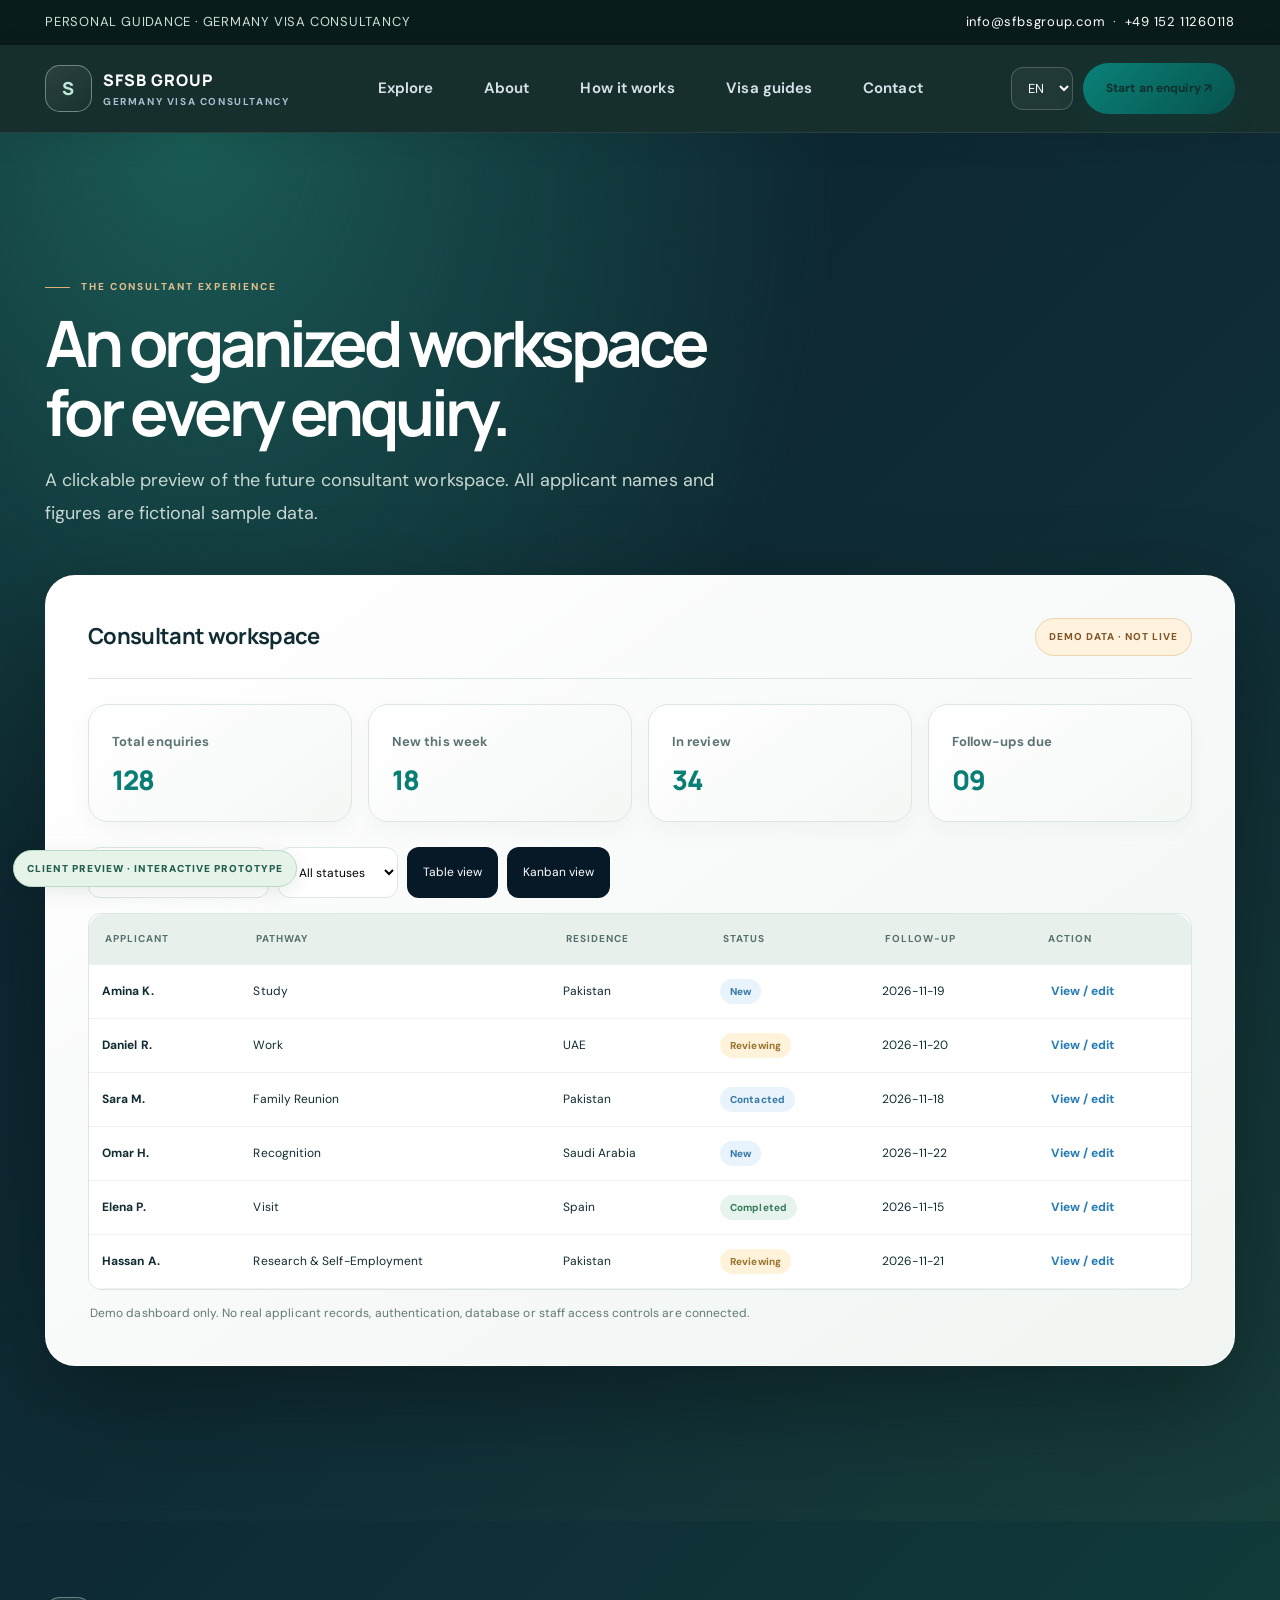
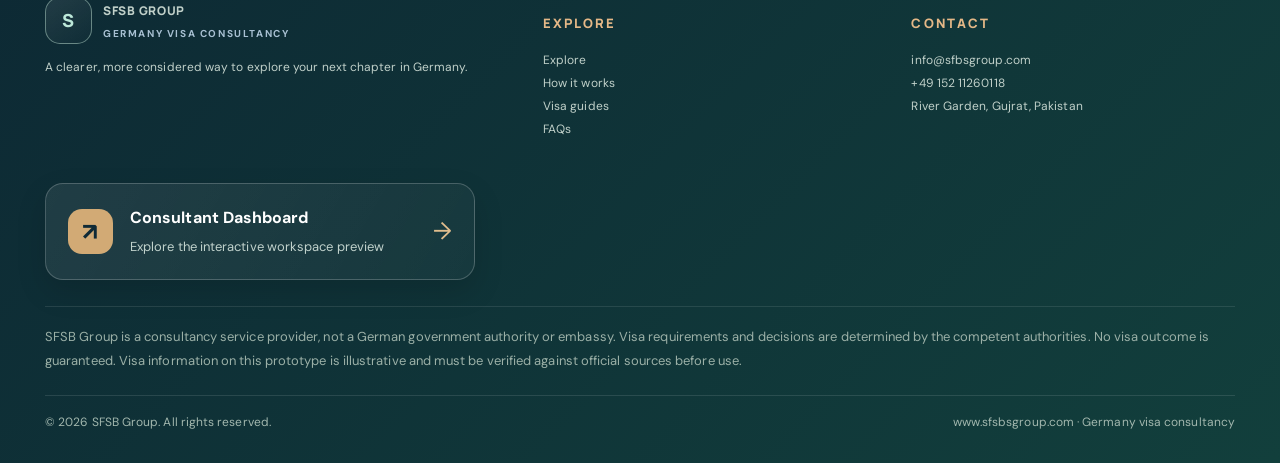
<file: dashboard.html>
<!doctype html>
<!DOCTYPE html>

<!DOCTYPE html>

<html lang="en">
<head>
<meta charset="utf-8"/><meta content="width=device-width,initial-scale=1" name="viewport"/>
<meta content="SFSB Group — considered guidance across six Germany visa consultancy categories." name="description"/>
<meta content="#102b2a" name="theme-color"/>
<title>SFSB Group | Germany Visa Consultancy</title>
<link href="https://fonts.googleapis.com" rel="preconnect"/><link crossorigin="" href="https://fonts.gstatic.com" rel="preconnect"/>
<link href="https://fonts.googleapis.com/css2?family=DM+Sans:wght@400;500;600;700&amp;family=Manrope:wght@400;500;600;700;800&amp;display=swap" rel="stylesheet"/>

<link href="assets/styles.css" rel="stylesheet"/></head>
<body class="page-dashboard">
<div class="topline"><div class="wrap"><span data-i18n="topline">PERSONAL GUIDANCE · GERMANY VISA CONSULTANCY</span><span><a href="mailto:info@sfbsgroup.com">info@sfbsgroup.com</a>  ·  <a href="tel:+4915211260118">+49 152 11260118</a></span></div></div>
<header class="nav"><div class="wrap navin">
<a class="brand" href="index.html"><span class="brandmark">S</span><span>SFSB GROUP<small>GERMANY VISA CONSULTANCY</small></span></a>
<nav class="navlinks" id="navlinks"><a data-i18n="navExplore" href="explore.html">Explore</a><a data-i18n="navAbout" href="about.html">About</a><a data-i18n="navProcess" href="process.html">How it works</a><a data-i18n="navGuides" href="guides.html">Visa guides</a><a data-i18n="navContact" href="contact.html">Contact</a></nav>
<div class="navright"><select aria-label="Choose language" class="lang" id="language"><option value="en">EN</option><option value="de">DE</option><option value="es">ES</option></select><a class="btn primary navCta" data-i18n="navCta" href="contact.html">Start an enquiry ↗</a><button aria-label="Open navigation" class="hamb" id="hamb">☰</button></div>
</div></header>
<main id="home">
<section class="hero"><div class="flagline"></div><div class="wrap heroGrid">
<div class="heroCopy"><div class="eyebrow" data-i18n="heroEyebrow">YOUR GERMANY JOURNEY, CONSIDERED</div><h1 data-i18n="heroTitle">Your Germany plan,<br/><em>made clear.</em></h1><p class="heroText" data-i18n="heroText">Thoughtful guidance for your next chapter in Germany. Explore your options, understand the preparation journey and take a confident next step with SFSB Group.</p>
<div class="heroActions"><button class="btn primary" data-i18n="heroBtn" onclick="openApply()">Find my visa pathway ↗</button><a class="btn ghost" data-i18n="heroSecondary" href="#pathways">Explore pathways</a></div>
<div class="proof"><span>✦ <b data-i18n="proof1">Six focused service groups</b></span><span>✦ <b data-i18n="proof2">Clear, personal guidance</b></span><span>✦ <b data-i18n="proof3">EN · DE · ES</b></span></div></div>
<div class="heroVisual"><div class="heroPhoto"></div><div class="glass one"><small data-i18n="floatLabel">YOUR NEXT CHAPTER</small><strong>Deutschland</strong><p data-i18n="floatText">A considered start to your Germany plans.</p></div><div class="glass two"><small data-i18n="floatLabel2">A CLEARER JOURNEY</small><strong data-i18n="floatTitle">One step at a time.</strong><p data-i18n="floatText2">Explore. Prepare. Connect with our team.</p></div><div class="seal">SFSB<br/>GROUP<br/>✦</div></div>
</div></section>
<div class="trust"><div class="wrap trustgrid"><div class="trustItem"><b data-i18n="trust1">Germany-focused</b><span data-i18n="trust1s">Six clear consultancy categories</span></div><div class="trustItem"><b data-i18n="trust2">A human approach</b><span data-i18n="trust2s">Start with your individual situation</span></div><div class="trustItem"><b data-i18n="trust3">Clear next steps</b><span data-i18n="trust3s">Understand what to prepare</span></div><div class="trustItem"><b data-i18n="trust4">Connected support</b><span data-i18n="trust4s">Speak with the SFSB team</span></div></div></div>
<section class="pathways" id="pathways"><div class="wrap"><div class="head center reveal"><div class="kicker" data-i18n="pathKicker">EXPLORE YOUR OPTIONS</div><h2 data-i18n="pathTitle">Six pathways. <em>One clear next step.</em></h2><p data-i18n="pathDesc">Explore the Germany visa consultancy areas supported by SFSB Group. Choose a category to begin a conversation about your circumstances.</p></div><div class="grid6" id="visaCards"></div></div></section>
<section class="split" id="about"><div class="wrap splitGrid"><div class="editorialImg reveal"><div class="imgCaption" data-i18n="imgCaption">A clearer way forward · SFSB Group</div></div><div class="reveal"><div class="kicker" data-i18n="aboutKicker">A MORE PERSONAL APPROACH</div><div class="head"><h2 data-i18n="aboutTitle">Good decisions begin with <em>clarity.</em></h2><p data-i18n="aboutDesc">Germany pathways can feel complex. We believe the first conversation should feel different: calm, organized and focused on what matters to you.</p></div><div class="ticks"><div class="tick"><i>✓</i><div><b data-i18n="tick1">Start with your goal</b><span data-i18n="tick1s">Tell us what you hope to do in Germany and where you are starting from.</span></div></div><div class="tick"><i>✓</i><div><b data-i18n="tick2">Understand the preparation</b><span data-i18n="tick2s">Get oriented around the questions and documents relevant to your pathway.</span></div></div><div class="tick"><i>✓</i><div><b data-i18n="tick3">Take an informed next step</b><span data-i18n="tick3s">Connect with the team to discuss your situation and the support you need.</span></div></div></div><a class="btn dark" data-i18n="aboutBtn" href="#contact">Talk to our team ↗</a></div></div></section>
<section class="process" id="process"><div class="wrap"><div class="head center reveal"><div class="kicker" data-i18n="processKicker">SIMPLE BY DESIGN</div><h2 data-i18n="processTitle">A journey with <em>clear steps.</em></h2><p data-i18n="processDesc">A straightforward introduction to how an enquiry with SFSB Group can begin.</p></div><div class="steps"><article class="step reveal"><small>01 / DISCOVER</small><h3 data-i18n="step1">Choose your pathway</h3><p data-i18n="step1s">Explore the six service groups and select the one closest to your goal.</p></article><article class="step reveal"><small>02 / SHARE</small><h3 data-i18n="step2">Tell us about you</h3><p data-i18n="step2s">Share a few basic details so the team can understand your starting point.</p></article><article class="step reveal"><small>03 / CONNECT</small><h3 data-i18n="step3">Speak with our team</h3><p data-i18n="step3s">Discuss your questions and the support you may need for your next steps.</p></article><article class="step reveal"><small>04 / PREPARE</small><h3 data-i18n="step4">Plan what comes next</h3><p data-i18n="step4s">Understand the preparation topics and verify requirements with official sources.</p></article></div></div></section>
<section class="band"><div class="wrap bandin"><div><div class="eyebrow" data-i18n="bandKicker">YOUR STORY. YOUR NEXT STEP.</div><h2 data-i18n="bandTitle">Let’s make the first step<br/>feel simple.</h2><p data-i18n="bandDesc">Tell us what you are planning. We’ll help you start the right conversation.</p></div><button class="btn primary" data-i18n="bandBtn" onclick="openApply()">Start my enquiry ↗</button></div></section>
<section class="guides" id="guides"><div class="wrap"><div class="head reveal"><div class="kicker" data-i18n="guideKicker">INFORMATION TO GET YOU STARTED</div><h2 data-i18n="guideTitle">Explore the <em>visa guides.</em></h2><p data-i18n="guideDesc">A first-look guide library for the client presentation. Each guide is an illustrative overview and must be reviewed against current official German requirements before publication.</p></div><div class="guideTools"><input aria-label="Search visa guides" class="search" id="guideSearch" placeholder="Search guides by title or category…"/><span class="note" data-i18n="guideNote">Illustrative content · official review required</span></div><div class="guideList" id="guideList"></div></div></section>
<section class="faq" id="faq"><div class="wrap faqGrid"><div class="head reveal"><div class="kicker" data-i18n="faqKicker">GOOD TO KNOW</div><h2 data-i18n="faqTitle">Questions,<br/><em>answered.</em></h2><p data-i18n="faqDesc">A few useful starting points before you contact the SFSB Group team.</p><a class="btn dark" data-i18n="faqBtn" href="#contact">Ask a question ↗</a></div><div class="faqList" id="faqList"></div></div></section>
<section class="contact" id="contact"><div class="wrap"><div class="head reveal"><div class="kicker" data-i18n="contactKicker">START A CONVERSATION</div><h2 data-i18n="contactTitle">Let’s understand your <em>Germany plans.</em></h2><p data-i18n="contactDesc">Share a few details and the SFSB Group team can follow up using your preferred contact method.</p></div><div class="contactGrid"><aside class="contactPanel reveal"><div class="eyebrow">SFSB GROUP</div><h3 data-i18n="contactPanelTitle">Here for your next step.</h3><p data-i18n="contactPanelDesc">Get in touch to discuss your Germany visa pathway and the support you are looking for.</p><div class="contactLine"><b>EMAIL</b><a href="mailto:info@sfbsgroup.com">info@sfbsgroup.com</a></div><div class="contactLine"><b>PHONE / WHATSAPP</b><a href="tel:+4915211260118">+49 152 11260118</a></div><div class="contactLine"><b data-i18n="addressLabel">ADDRESS</b>River Garden, Gujrat, Pakistan</div><div class="contactLine"><b>WEBSITE</b><a href="https://www.sfsbsgroup.com" rel="noopener" target="_blank">www.sfsbsgroup.com</a></div><a class="btn primary" data-i18n="whatsapp" href="https://wa.me/4915211260118" rel="noopener" target="_blank">Continue on WhatsApp ↗</a></aside>
<form class="contactForm reveal" id="contactForm"><h3 data-i18n="formTitle">Request a profile review</h3><p data-i18n="formDesc">Tell us a little about yourself. Required fields are marked *.</p><div class="fields"><div class="field"><label data-i18n="fullName">Full name *</label><input name="name" placeholder="Your full name" required=""/></div><div class="field"><label data-i18n="email">Email address *</label><input name="email" placeholder="you@example.com" required="" type="email"/></div><div class="field"><label data-i18n="phone">Phone / WhatsApp *</label><input name="phone" placeholder="+ country code" required=""/></div><div class="field"><label data-i18n="nationality">Nationality *</label><input name="nationality" placeholder="Your nationality" required=""/></div><div class="field"><label data-i18n="residence">Current country of residence *</label><input name="residence" placeholder="Current country" required=""/></div><div class="field"><label data-i18n="pathway">Germany pathway *</label><select id="contactRoute" name="route" required=""><option value="">Choose a category</option></select></div><div class="field full"><label data-i18n="message">Tell us briefly about your plans</label><textarea name="message" placeholder="Your goal, current situation or question…"></textarea></div><div class="field full"><label class="consent"><input name="consent" required="" type="checkbox"/><span data-i18n="consent">I agree that SFSB Group may contact me about this enquiry. *</span></label></div><div class="field full"><button class="btn dark" data-i18n="prepare" type="submit">Prepare enquiry ↗</button><span class="note" data-i18n="formNote">Prototype only: this form does not transmit or store personal data. It prepares a WhatsApp message on your device.</span></div></div></form></div></div></section>
</main>
<footer class="footer"><div class="wrap"><div class="footGrid"><div><a class="brand" href="index.html"><span class="brandmark">S</span><span>SFSB GROUP<small>GERMANY VISA CONSULTANCY</small></span></a><p data-i18n="footerText">A clearer, more considered way to explore your next chapter in Germany.</p></div><div><h4 data-i18n="footerExplore">EXPLORE</h4><p><a data-i18n="navExplore" href="explore.html">Explore</a><br/><a data-i18n="navProcess" href="process.html">How it works</a><br/><a data-i18n="navGuides" href="guides.html">Visa guides</a><br/><a href="guides.html">FAQs</a></p></div><div><h4 data-i18n="footerContact">CONTACT</h4><p><a href="mailto:info@sfbsgroup.com">info@sfbsgroup.com</a><br/><a href="tel:+4915211260118">+49 152 11260118</a><br/>River Garden, Gujrat, Pakistan</p></div></div><div class="footerDashboard"><a href="dashboard.html"><span class="footerDashIcon">↗</span><span><strong>Consultant Dashboard</strong><small>Explore the interactive workspace preview</small></span><span class="footerDashArrow">→</span></a></div><div class="disclaimer" data-i18n="disclaimer">SFSB Group is a consultancy service provider, not a German government authority or embassy. Visa requirements and decisions are determined by the competent authorities. No visa outcome is guaranteed. Visa information on this prototype is illustrative and must be verified against official sources before use.</div><div class="footBottom"><span>© <span id="year"></span> SFSB Group. All rights reserved.</span><span>www.sfsbsgroup.com · Germany visa consultancy</span></div></div></footer>
<section class="demoSection" id="dashboard"><div class="wrap"><div class="head"><div class="eyebrow" data-i18n="dashKicker">THE CONSULTANT EXPERIENCE</div><h2 data-i18n="dashTitle">An organized workspace<br/>for every enquiry.</h2><p data-i18n="dashDesc">A clickable preview of the future consultant workspace. All applicant names and figures are fictional sample data.</p></div><div class="dashboard"><div class="dashHead"><h3>Consultant workspace</h3><span class="demoTag">DEMO DATA · NOT LIVE</span></div><div class="dashMetrics"><div class="metric"><small>Total enquiries</small><b id="mTotal">128</b></div><div class="metric"><small>New this week</small><b id="mNew">18</b></div><div class="metric"><small>In review</small><b id="mReview">34</b></div><div class="metric"><small>Follow-ups due</small><b id="mDue">09</b></div></div><div class="dashToolbar"><input id="leadSearch" placeholder="Search demo leads…"/><select id="statusFilter"><option value="">All statuses</option><option>New</option><option>Reviewing</option><option>Contacted</option><option>Completed</option></select><button id="tableView">Table view</button><button id="kanbanView">Kanban view</button></div><div class="tableWrap" id="tableWrap"><table class="dashTable"><thead><tr><th>APPLICANT</th><th>PATHWAY</th><th>RESIDENCE</th><th>STATUS</th><th>FOLLOW-UP</th><th>ACTION</th></tr></thead><tbody id="leadRows"></tbody></table></div><div class="kanban" id="kanban"></div><p class="note" style="margin:13px 2px 0">Demo dashboard only. No real applicant records, authentication, database or staff access controls are connected.</p></div></div></section>
<div class="prototypePill">CLIENT PREVIEW · INTERACTIVE PROTOTYPE</div><div class="toast" id="toast" role="status"></div>
<!-- four-step enquiry flow -->
<div aria-labelledby="applyTitle" aria-modal="true" class="modal" id="applyModal" role="dialog"><div class="modalContent"><div class="modalTop"><div><div class="kicker">SFSB GROUP · YOUR GERMANY JOURNEY</div><h2 id="applyTitle">Let’s start with you.</h2><p class="note">A short introduction to help us understand the pathway you want to discuss.</p></div><button aria-label="Close" class="close" onclick="closeApply()">✕</button></div><div class="progress"><span id="progressBar"></span></div>
<div class="stepPanel active" data-step="1"><h3>01 · Which pathway are you interested in?</h3><div class="field"><label>Choose a category *</label><select id="aRoute" required=""></select></div></div>
<div class="stepPanel" data-step="2"><h3>02 · Where are you applying from?</h3><div class="field"><label>Nationality *</label><input id="aNationality" placeholder="e.g. Pakistani"/></div><div class="field"><label>Current country of residence *</label><input id="aResidence" placeholder="e.g. Pakistan"/></div></div>
<div class="stepPanel" data-step="3"><h3>03 · How can we reach you?</h3><div class="field"><label>Full name *</label><input id="aName" placeholder="Your name"/></div><div class="field"><label>Email address *</label><input id="aEmail" placeholder="you@example.com" type="email"/></div><div class="field"><label>Phone / WhatsApp *</label><input id="aPhone" placeholder="+ country code"/></div><label class="consent"><input id="aConsent" type="checkbox"/><span>I agree that SFSB Group may contact me about this enquiry.</span></label></div>
<div class="stepPanel" data-step="4"><h3>04 · Your first step is ready.</h3><p class="guideBody">Your details are prepared locally in this demo. Continue to WhatsApp to open a message addressed to SFSB Group. Nothing is stored on a server by this prototype.</p><div class="guideMeta"><span class="chip">No backend connected</span><span class="chip">Demo interaction</span></div><a class="btn dark" href="#" id="applyWhatsApp" rel="noopener" target="_blank">Continue on WhatsApp ↗</a></div>
<div class="modalActions"><button class="btn" disabled="" id="applyBack" onclick="applyMove(-1)" style="background:#edf2f6">Back</button><button class="btn dark" id="applyNext" onclick="applyMove(1)">Continue ↗</button></div></div></div>
<!-- guide detail modal -->
<div aria-modal="true" class="modal guideModal" id="guideModal" role="dialog"><div class="modalContent"><div class="modalTop"><div><div class="kicker">SFSB GROUP · VISA GUIDE</div><h2 id="guideModalTitle">Visa guide</h2><div class="guideMeta"><span class="chip">Overview</span><span class="chip">Illustrative draft</span><span class="chip">Expert review required</span></div></div><button aria-label="Close" class="close" onclick="closeGuide()">✕</button></div><div class="guideBody" id="guideModalBody"></div><div style="margin-top:20px"><a class="btn dark" data-i18n="guideContact" href="#contact" onclick="closeGuide()">Discuss this pathway ↗</a></div></div></div>
<!-- lead detail drawer -->
<div class="drawer" id="leadDrawer"><div class="drawerPanel"><div class="modalTop"><div><div class="kicker">DEMO LEAD RECORD</div><h2 id="drawerName">Applicant</h2><p class="note">Fictional sample data for presentation only.</p></div><button class="close" onclick="closeDrawer()">✕</button></div><div id="drawerDetails"></div><div class="field"><label>Update status</label><select id="drawerStatus"><option>New</option><option>Reviewing</option><option>Contacted</option><option>Completed</option></select></div><div class="field"><label>Internal note (demo only)</label><textarea id="drawerNote" placeholder="Add a sample note…"></textarea></div><div class="field"><label>Follow-up date</label><input id="drawerDate" type="date"/></div><button class="btn dark" onclick="saveLead()">Save demo changes</button></div></div>

<script src="assets/site.js"></script></body></html>
</file>
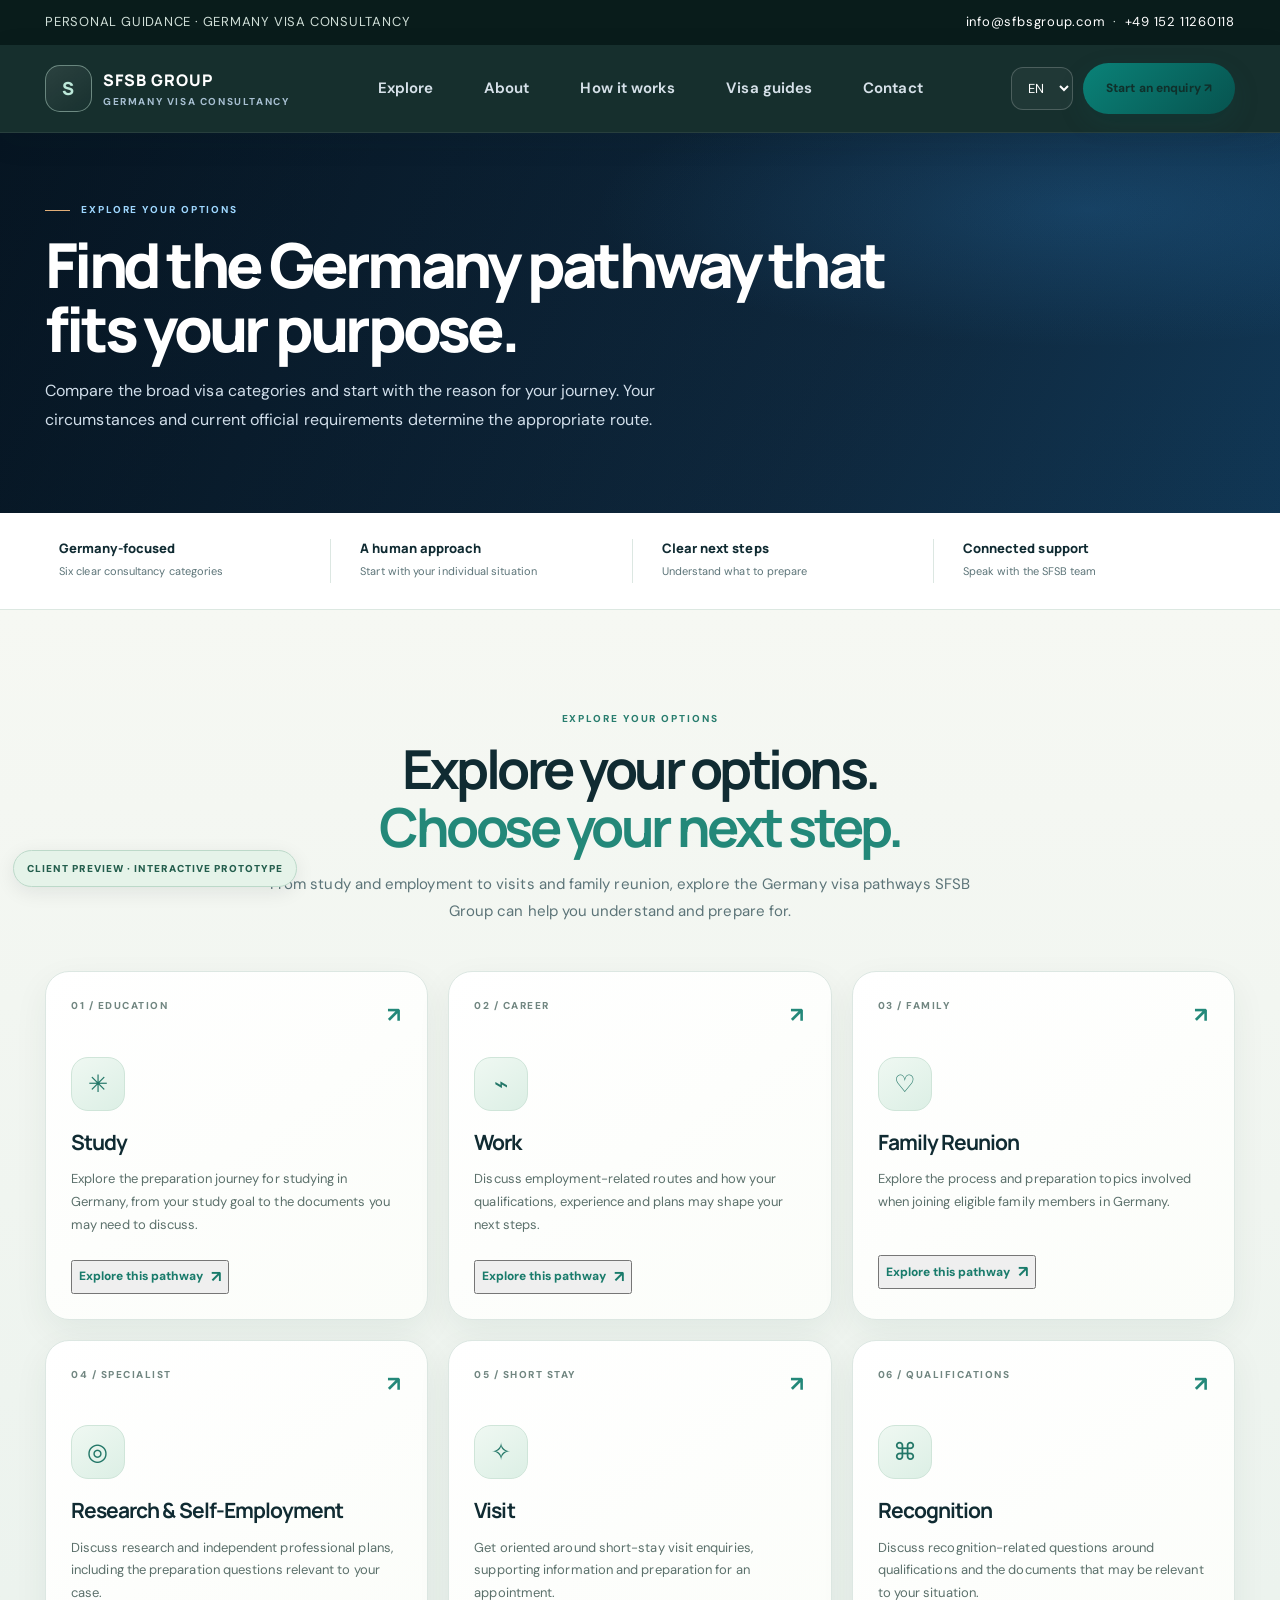
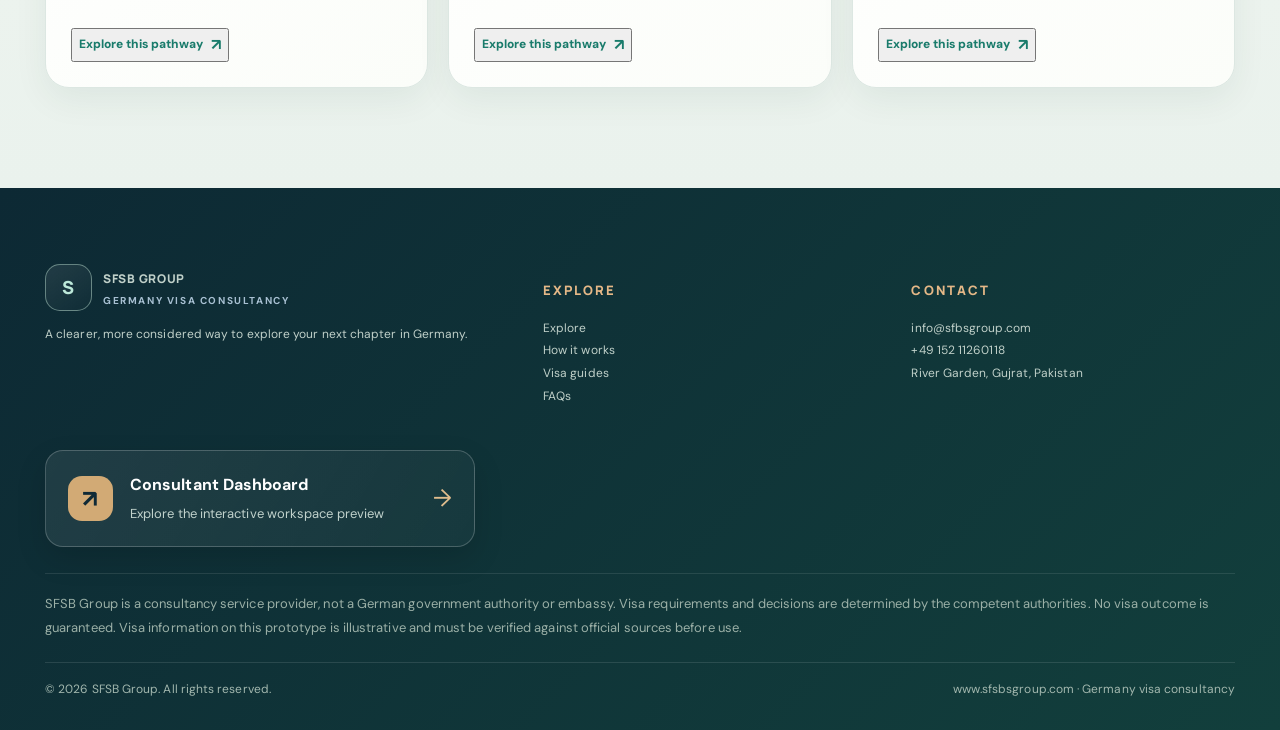
<file: explore.html>
<!doctype html>
<!DOCTYPE html>

<!DOCTYPE html>

<html lang="en">
<head>
<meta charset="utf-8"/><meta content="width=device-width,initial-scale=1" name="viewport"/>
<meta content="SFSB Group — considered guidance across six Germany visa consultancy categories." name="description"/>
<meta content="#102b2a" name="theme-color"/>
<title>SFSB Group | Germany Visa Consultancy</title>
<link href="https://fonts.googleapis.com" rel="preconnect"/><link crossorigin="" href="https://fonts.gstatic.com" rel="preconnect"/>
<link href="https://fonts.googleapis.com/css2?family=DM+Sans:wght@400;500;600;700&amp;family=Manrope:wght@400;500;600;700;800&amp;display=swap" rel="stylesheet"/>

<link href="assets/styles.css" rel="stylesheet"/></head>
<body class="page-explore">
<div class="topline"><div class="wrap"><span data-i18n="topline">PERSONAL GUIDANCE · GERMANY VISA CONSULTANCY</span><span><a href="mailto:info@sfbsgroup.com">info@sfbsgroup.com</a>  ·  <a href="tel:+4915211260118">+49 152 11260118</a></span></div></div>
<header class="nav"><div class="wrap navin">
<a class="brand" href="index.html"><span class="brandmark">S</span><span>SFSB GROUP<small>GERMANY VISA CONSULTANCY</small></span></a>
<nav class="navlinks" id="navlinks"><a aria-current="page" data-i18n="navExplore" href="explore.html">Explore</a><a data-i18n="navAbout" href="about.html">About</a><a data-i18n="navProcess" href="process.html">How it works</a><a data-i18n="navGuides" href="guides.html">Visa guides</a><a data-i18n="navContact" href="contact.html">Contact</a></nav>
<div class="navright"><select aria-label="Choose language" class="lang" id="language"><option value="en">EN</option><option value="de">DE</option><option value="es">ES</option></select><a class="btn primary navCta" data-i18n="navCta" href="contact.html">Start an enquiry ↗</a><button aria-label="Open navigation" class="hamb" id="hamb">☰</button></div>
</div></header>
<main id="home"><section class="subHero"><div class="wrap"><div class="eyebrow">EXPLORE YOUR OPTIONS</div><h1>Find the Germany pathway that fits your purpose.</h1><p>Compare the broad visa categories and start with the reason for your journey. Your circumstances and current official requirements determine the appropriate route.</p></div></section>
<section class="hero"><div class="flagline"></div><div class="wrap heroGrid">
<div class="heroCopy"><div class="eyebrow" data-i18n="heroEyebrow">YOUR GERMANY JOURNEY, CONSIDERED</div><h1 data-i18n="heroTitle">Your Germany plan,<br/><em>made clear.</em></h1><p class="heroText" data-i18n="heroText">Thoughtful guidance for your next chapter in Germany. Explore your options, understand the preparation journey and take a confident next step with SFSB Group.</p>
<div class="heroActions"><button class="btn primary" data-i18n="heroBtn" onclick="openApply()">Find my visa pathway ↗</button><a class="btn ghost" data-i18n="heroSecondary" href="#pathways">Explore pathways</a></div>
<div class="proof"><span>✦ <b data-i18n="proof1">Six focused service groups</b></span><span>✦ <b data-i18n="proof2">Clear, personal guidance</b></span><span>✦ <b data-i18n="proof3">EN · DE · ES</b></span></div></div>
<div class="heroVisual"><div class="heroPhoto"></div><div class="glass one"><small data-i18n="floatLabel">YOUR NEXT CHAPTER</small><strong>Deutschland</strong><p data-i18n="floatText">A considered start to your Germany plans.</p></div><div class="glass two"><small data-i18n="floatLabel2">A CLEARER JOURNEY</small><strong data-i18n="floatTitle">One step at a time.</strong><p data-i18n="floatText2">Explore. Prepare. Connect with our team.</p></div><div class="seal">SFSB<br/>GROUP<br/>✦</div></div>
</div></section>
<div class="trust"><div class="wrap trustgrid"><div class="trustItem"><b data-i18n="trust1">Germany-focused</b><span data-i18n="trust1s">Six clear consultancy categories</span></div><div class="trustItem"><b data-i18n="trust2">A human approach</b><span data-i18n="trust2s">Start with your individual situation</span></div><div class="trustItem"><b data-i18n="trust3">Clear next steps</b><span data-i18n="trust3s">Understand what to prepare</span></div><div class="trustItem"><b data-i18n="trust4">Connected support</b><span data-i18n="trust4s">Speak with the SFSB team</span></div></div></div>
<section class="pathways" id="pathways"><div class="wrap"><div class="head center reveal"><div class="kicker" data-i18n="pathKicker">EXPLORE YOUR OPTIONS</div><h2 data-i18n="pathTitle">Six pathways. <em>One clear next step.</em></h2><p data-i18n="pathDesc">Explore the Germany visa consultancy areas supported by SFSB Group. Choose a category to begin a conversation about your circumstances.</p></div><div class="grid6" id="visaCards"></div></div></section>
<section class="split" id="about"><div class="wrap splitGrid"><div class="editorialImg reveal"><div class="imgCaption" data-i18n="imgCaption">A clearer way forward · SFSB Group</div></div><div class="reveal"><div class="kicker" data-i18n="aboutKicker">A MORE PERSONAL APPROACH</div><div class="head"><h2 data-i18n="aboutTitle">Good decisions begin with <em>clarity.</em></h2><p data-i18n="aboutDesc">Germany pathways can feel complex. We believe the first conversation should feel different: calm, organized and focused on what matters to you.</p></div><div class="ticks"><div class="tick"><i>✓</i><div><b data-i18n="tick1">Start with your goal</b><span data-i18n="tick1s">Tell us what you hope to do in Germany and where you are starting from.</span></div></div><div class="tick"><i>✓</i><div><b data-i18n="tick2">Understand the preparation</b><span data-i18n="tick2s">Get oriented around the questions and documents relevant to your pathway.</span></div></div><div class="tick"><i>✓</i><div><b data-i18n="tick3">Take an informed next step</b><span data-i18n="tick3s">Connect with the team to discuss your situation and the support you need.</span></div></div></div><a class="btn dark" data-i18n="aboutBtn" href="#contact">Talk to our team ↗</a></div></div></section>
<section class="process" id="process"><div class="wrap"><div class="head center reveal"><div class="kicker" data-i18n="processKicker">SIMPLE BY DESIGN</div><h2 data-i18n="processTitle">A journey with <em>clear steps.</em></h2><p data-i18n="processDesc">A straightforward introduction to how an enquiry with SFSB Group can begin.</p></div><div class="steps"><article class="step reveal"><small>01 / DISCOVER</small><h3 data-i18n="step1">Choose your pathway</h3><p data-i18n="step1s">Explore the six service groups and select the one closest to your goal.</p></article><article class="step reveal"><small>02 / SHARE</small><h3 data-i18n="step2">Tell us about you</h3><p data-i18n="step2s">Share a few basic details so the team can understand your starting point.</p></article><article class="step reveal"><small>03 / CONNECT</small><h3 data-i18n="step3">Speak with our team</h3><p data-i18n="step3s">Discuss your questions and the support you may need for your next steps.</p></article><article class="step reveal"><small>04 / PREPARE</small><h3 data-i18n="step4">Plan what comes next</h3><p data-i18n="step4s">Understand the preparation topics and verify requirements with official sources.</p></article></div></div></section>
<section class="band"><div class="wrap bandin"><div><div class="eyebrow" data-i18n="bandKicker">YOUR STORY. YOUR NEXT STEP.</div><h2 data-i18n="bandTitle">Let’s make the first step<br/>feel simple.</h2><p data-i18n="bandDesc">Tell us what you are planning. We’ll help you start the right conversation.</p></div><button class="btn primary" data-i18n="bandBtn" onclick="openApply()">Start my enquiry ↗</button></div></section>
<section class="guides" id="guides"><div class="wrap"><div class="head reveal"><div class="kicker" data-i18n="guideKicker">INFORMATION TO GET YOU STARTED</div><h2 data-i18n="guideTitle">Explore the <em>visa guides.</em></h2><p data-i18n="guideDesc">A first-look guide library for the client presentation. Each guide is an illustrative overview and must be reviewed against current official German requirements before publication.</p></div><div class="guideTools"><input aria-label="Search visa guides" class="search" id="guideSearch" placeholder="Search guides by title or category…"/><span class="note" data-i18n="guideNote">Illustrative content · official review required</span></div><div class="guideList" id="guideList"></div></div></section>
<section class="faq" id="faq"><div class="wrap faqGrid"><div class="head reveal"><div class="kicker" data-i18n="faqKicker">GOOD TO KNOW</div><h2 data-i18n="faqTitle">Questions,<br/><em>answered.</em></h2><p data-i18n="faqDesc">A few useful starting points before you contact the SFSB Group team.</p><a class="btn dark" data-i18n="faqBtn" href="#contact">Ask a question ↗</a></div><div class="faqList" id="faqList"></div></div></section>
<section class="contact" id="contact"><div class="wrap"><div class="head reveal"><div class="kicker" data-i18n="contactKicker">START A CONVERSATION</div><h2 data-i18n="contactTitle">Let’s understand your <em>Germany plans.</em></h2><p data-i18n="contactDesc">Share a few details and the SFSB Group team can follow up using your preferred contact method.</p></div><div class="contactGrid"><aside class="contactPanel reveal"><div class="eyebrow">SFSB GROUP</div><h3 data-i18n="contactPanelTitle">Here for your next step.</h3><p data-i18n="contactPanelDesc">Get in touch to discuss your Germany visa pathway and the support you are looking for.</p><div class="contactLine"><b>EMAIL</b><a href="mailto:info@sfbsgroup.com">info@sfbsgroup.com</a></div><div class="contactLine"><b>PHONE / WHATSAPP</b><a href="tel:+4915211260118">+49 152 11260118</a></div><div class="contactLine"><b data-i18n="addressLabel">ADDRESS</b>River Garden, Gujrat, Pakistan</div><div class="contactLine"><b>WEBSITE</b><a href="https://www.sfsbsgroup.com" rel="noopener" target="_blank">www.sfsbsgroup.com</a></div><a class="btn primary" data-i18n="whatsapp" href="https://wa.me/4915211260118" rel="noopener" target="_blank">Continue on WhatsApp ↗</a></aside>
<form class="contactForm reveal" id="contactForm"><h3 data-i18n="formTitle">Request a profile review</h3><p data-i18n="formDesc">Tell us a little about yourself. Required fields are marked *.</p><div class="fields"><div class="field"><label data-i18n="fullName">Full name *</label><input name="name" placeholder="Your full name" required=""/></div><div class="field"><label data-i18n="email">Email address *</label><input name="email" placeholder="you@example.com" required="" type="email"/></div><div class="field"><label data-i18n="phone">Phone / WhatsApp *</label><input name="phone" placeholder="+ country code" required=""/></div><div class="field"><label data-i18n="nationality">Nationality *</label><input name="nationality" placeholder="Your nationality" required=""/></div><div class="field"><label data-i18n="residence">Current country of residence *</label><input name="residence" placeholder="Current country" required=""/></div><div class="field"><label data-i18n="pathway">Germany pathway *</label><select id="contactRoute" name="route" required=""><option value="">Choose a category</option></select></div><div class="field full"><label data-i18n="message">Tell us briefly about your plans</label><textarea name="message" placeholder="Your goal, current situation or question…"></textarea></div><div class="field full"><label class="consent"><input name="consent" required="" type="checkbox"/><span data-i18n="consent">I agree that SFSB Group may contact me about this enquiry. *</span></label></div><div class="field full"><button class="btn dark" data-i18n="prepare" type="submit">Prepare enquiry ↗</button><span class="note" data-i18n="formNote">Prototype only: this form does not transmit or store personal data. It prepares a WhatsApp message on your device.</span></div></div></form></div></div></section>
</main>
<footer class="footer"><div class="wrap"><div class="footGrid"><div><a class="brand" href="index.html"><span class="brandmark">S</span><span>SFSB GROUP<small>GERMANY VISA CONSULTANCY</small></span></a><p data-i18n="footerText">A clearer, more considered way to explore your next chapter in Germany.</p></div><div><h4 data-i18n="footerExplore">EXPLORE</h4><p><a data-i18n="navExplore" href="explore.html">Explore</a><br/><a data-i18n="navProcess" href="process.html">How it works</a><br/><a data-i18n="navGuides" href="guides.html">Visa guides</a><br/><a href="guides.html">FAQs</a></p></div><div><h4 data-i18n="footerContact">CONTACT</h4><p><a href="mailto:info@sfbsgroup.com">info@sfbsgroup.com</a><br/><a href="tel:+4915211260118">+49 152 11260118</a><br/>River Garden, Gujrat, Pakistan</p></div></div><div class="footerDashboard"><a href="dashboard.html"><span class="footerDashIcon">↗</span><span><strong>Consultant Dashboard</strong><small>Explore the interactive workspace preview</small></span><span class="footerDashArrow">→</span></a></div><div class="disclaimer" data-i18n="disclaimer">SFSB Group is a consultancy service provider, not a German government authority or embassy. Visa requirements and decisions are determined by the competent authorities. No visa outcome is guaranteed. Visa information on this prototype is illustrative and must be verified against official sources before use.</div><div class="footBottom"><span>© <span id="year"></span> SFSB Group. All rights reserved.</span><span>www.sfsbsgroup.com · Germany visa consultancy</span></div></div></footer>
<section class="demoSection" id="dashboard"><div class="wrap"><div class="head"><div class="eyebrow" data-i18n="dashKicker">THE CONSULTANT EXPERIENCE</div><h2 data-i18n="dashTitle">An organized workspace<br/>for every enquiry.</h2><p data-i18n="dashDesc">A clickable preview of the future consultant workspace. All applicant names and figures are fictional sample data.</p></div><div class="dashboard"><div class="dashHead"><h3>Consultant workspace</h3><span class="demoTag">DEMO DATA · NOT LIVE</span></div><div class="dashMetrics"><div class="metric"><small>Total enquiries</small><b id="mTotal">128</b></div><div class="metric"><small>New this week</small><b id="mNew">18</b></div><div class="metric"><small>In review</small><b id="mReview">34</b></div><div class="metric"><small>Follow-ups due</small><b id="mDue">09</b></div></div><div class="dashToolbar"><input id="leadSearch" placeholder="Search demo leads…"/><select id="statusFilter"><option value="">All statuses</option><option>New</option><option>Reviewing</option><option>Contacted</option><option>Completed</option></select><button id="tableView">Table view</button><button id="kanbanView">Kanban view</button></div><div class="tableWrap" id="tableWrap"><table class="dashTable"><thead><tr><th>APPLICANT</th><th>PATHWAY</th><th>RESIDENCE</th><th>STATUS</th><th>FOLLOW-UP</th><th>ACTION</th></tr></thead><tbody id="leadRows"></tbody></table></div><div class="kanban" id="kanban"></div><p class="note" style="margin:13px 2px 0">Demo dashboard only. No real applicant records, authentication, database or staff access controls are connected.</p></div></div></section>
<div class="prototypePill">CLIENT PREVIEW · INTERACTIVE PROTOTYPE</div><div class="toast" id="toast" role="status"></div>
<!-- four-step enquiry flow -->
<div aria-labelledby="applyTitle" aria-modal="true" class="modal" id="applyModal" role="dialog"><div class="modalContent"><div class="modalTop"><div><div class="kicker">SFSB GROUP · YOUR GERMANY JOURNEY</div><h2 id="applyTitle">Let’s start with you.</h2><p class="note">A short introduction to help us understand the pathway you want to discuss.</p></div><button aria-label="Close" class="close" onclick="closeApply()">✕</button></div><div class="progress"><span id="progressBar"></span></div>
<div class="stepPanel active" data-step="1"><h3>01 · Which pathway are you interested in?</h3><div class="field"><label>Choose a category *</label><select id="aRoute" required=""></select></div></div>
<div class="stepPanel" data-step="2"><h3>02 · Where are you applying from?</h3><div class="field"><label>Nationality *</label><input id="aNationality" placeholder="e.g. Pakistani"/></div><div class="field"><label>Current country of residence *</label><input id="aResidence" placeholder="e.g. Pakistan"/></div></div>
<div class="stepPanel" data-step="3"><h3>03 · How can we reach you?</h3><div class="field"><label>Full name *</label><input id="aName" placeholder="Your name"/></div><div class="field"><label>Email address *</label><input id="aEmail" placeholder="you@example.com" type="email"/></div><div class="field"><label>Phone / WhatsApp *</label><input id="aPhone" placeholder="+ country code"/></div><label class="consent"><input id="aConsent" type="checkbox"/><span>I agree that SFSB Group may contact me about this enquiry.</span></label></div>
<div class="stepPanel" data-step="4"><h3>04 · Your first step is ready.</h3><p class="guideBody">Your details are prepared locally in this demo. Continue to WhatsApp to open a message addressed to SFSB Group. Nothing is stored on a server by this prototype.</p><div class="guideMeta"><span class="chip">No backend connected</span><span class="chip">Demo interaction</span></div><a class="btn dark" href="#" id="applyWhatsApp" rel="noopener" target="_blank">Continue on WhatsApp ↗</a></div>
<div class="modalActions"><button class="btn" disabled="" id="applyBack" onclick="applyMove(-1)" style="background:#edf2f6">Back</button><button class="btn dark" id="applyNext" onclick="applyMove(1)">Continue ↗</button></div></div></div>
<!-- guide detail modal -->
<div aria-modal="true" class="modal guideModal" id="guideModal" role="dialog"><div class="modalContent"><div class="modalTop"><div><div class="kicker">SFSB GROUP · VISA GUIDE</div><h2 id="guideModalTitle">Visa guide</h2><div class="guideMeta"><span class="chip">Overview</span><span class="chip">Illustrative draft</span><span class="chip">Expert review required</span></div></div><button aria-label="Close" class="close" onclick="closeGuide()">✕</button></div><div class="guideBody" id="guideModalBody"></div><div style="margin-top:20px"><a class="btn dark" data-i18n="guideContact" href="#contact" onclick="closeGuide()">Discuss this pathway ↗</a></div></div></div>
<!-- lead detail drawer -->
<div class="drawer" id="leadDrawer"><div class="drawerPanel"><div class="modalTop"><div><div class="kicker">DEMO LEAD RECORD</div><h2 id="drawerName">Applicant</h2><p class="note">Fictional sample data for presentation only.</p></div><button class="close" onclick="closeDrawer()">✕</button></div><div id="drawerDetails"></div><div class="field"><label>Update status</label><select id="drawerStatus"><option>New</option><option>Reviewing</option><option>Contacted</option><option>Completed</option></select></div><div class="field"><label>Internal note (demo only)</label><textarea id="drawerNote" placeholder="Add a sample note…"></textarea></div><div class="field"><label>Follow-up date</label><input id="drawerDate" type="date"/></div><button class="btn dark" onclick="saveLead()">Save demo changes</button></div></div>

<script src="assets/site.js"></script></body></html>
</file>
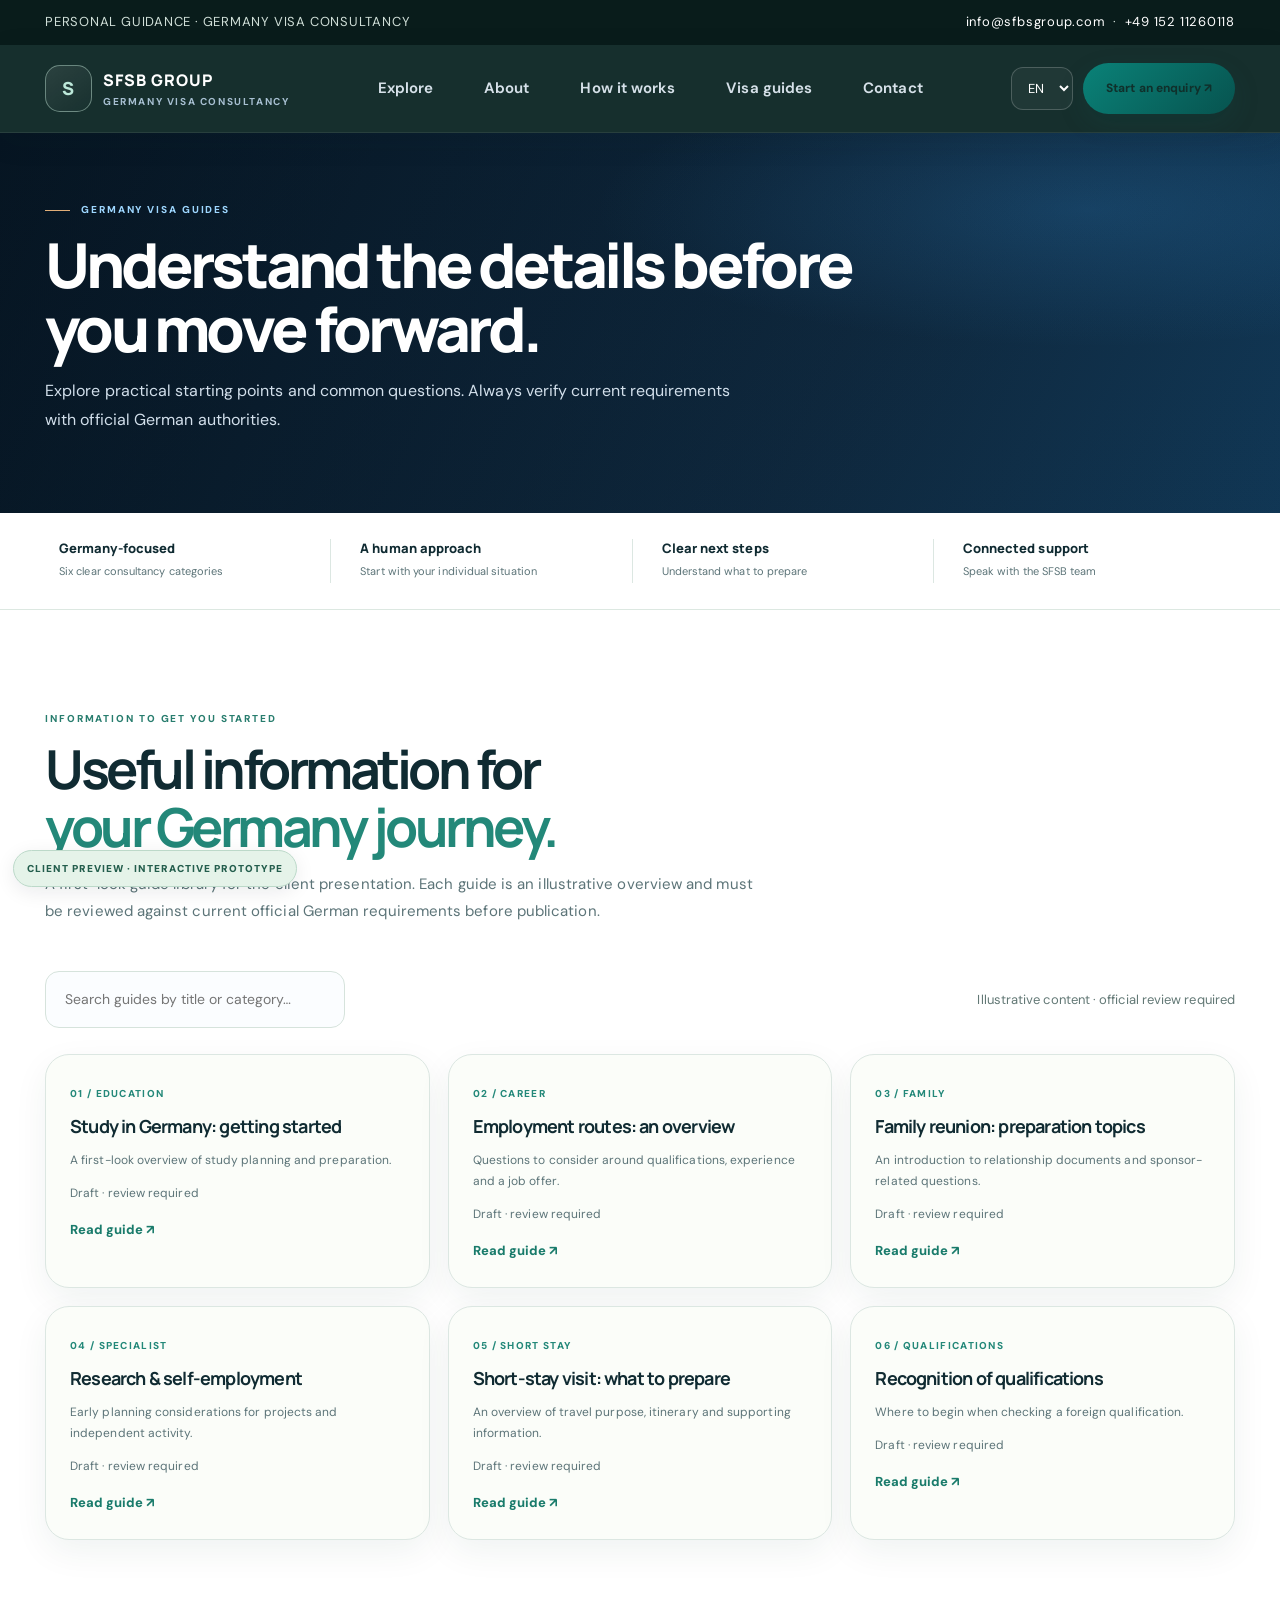
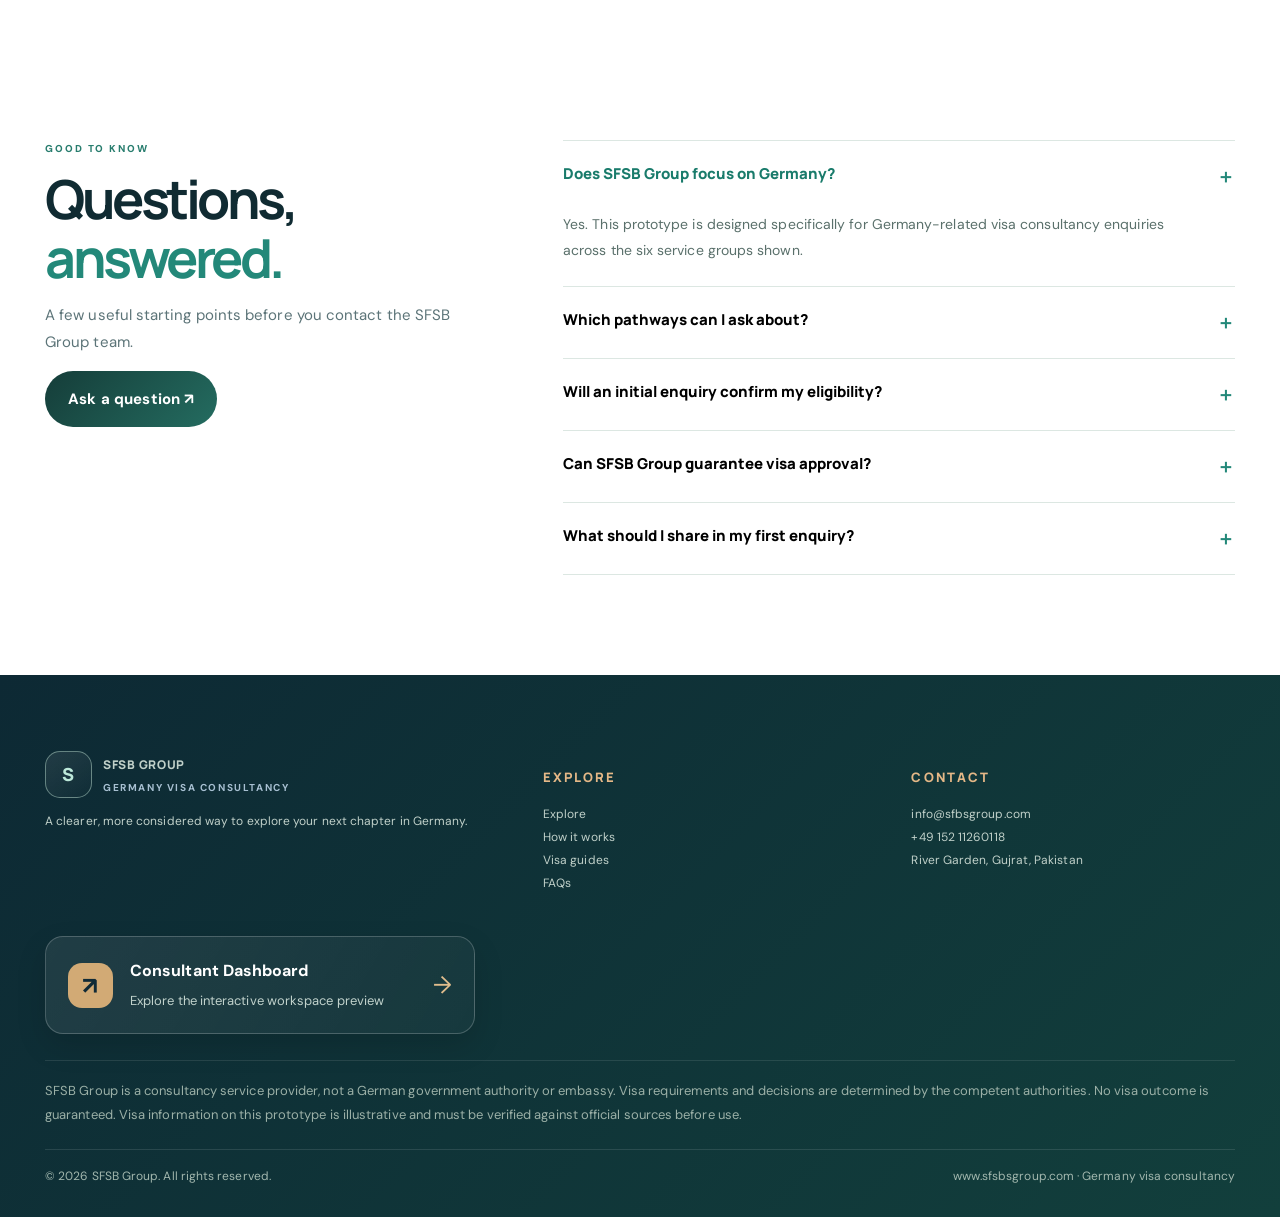
<file: guides.html>
<!doctype html>
<!DOCTYPE html>

<!DOCTYPE html>

<html lang="en">
<head>
<meta charset="utf-8"/><meta content="width=device-width,initial-scale=1" name="viewport"/>
<meta content="SFSB Group — considered guidance across six Germany visa consultancy categories." name="description"/>
<meta content="#102b2a" name="theme-color"/>
<title>SFSB Group | Germany Visa Consultancy</title>
<link href="https://fonts.googleapis.com" rel="preconnect"/><link crossorigin="" href="https://fonts.gstatic.com" rel="preconnect"/>
<link href="https://fonts.googleapis.com/css2?family=DM+Sans:wght@400;500;600;700&amp;family=Manrope:wght@400;500;600;700;800&amp;display=swap" rel="stylesheet"/>

<link href="assets/styles.css" rel="stylesheet"/></head>
<body class="page-guides">
<div class="topline"><div class="wrap"><span data-i18n="topline">PERSONAL GUIDANCE · GERMANY VISA CONSULTANCY</span><span><a href="mailto:info@sfbsgroup.com">info@sfbsgroup.com</a>  ·  <a href="tel:+4915211260118">+49 152 11260118</a></span></div></div>
<header class="nav"><div class="wrap navin">
<a class="brand" href="index.html"><span class="brandmark">S</span><span>SFSB GROUP<small>GERMANY VISA CONSULTANCY</small></span></a>
<nav class="navlinks" id="navlinks"><a data-i18n="navExplore" href="explore.html">Explore</a><a data-i18n="navAbout" href="about.html">About</a><a data-i18n="navProcess" href="process.html">How it works</a><a aria-current="page" data-i18n="navGuides" href="guides.html">Visa guides</a><a data-i18n="navContact" href="contact.html">Contact</a></nav>
<div class="navright"><select aria-label="Choose language" class="lang" id="language"><option value="en">EN</option><option value="de">DE</option><option value="es">ES</option></select><a class="btn primary navCta" data-i18n="navCta" href="contact.html">Start an enquiry ↗</a><button aria-label="Open navigation" class="hamb" id="hamb">☰</button></div>
</div></header>
<main id="home"><section class="subHero"><div class="wrap"><div class="eyebrow">GERMANY VISA GUIDES</div><h1>Understand the details before you move forward.</h1><p>Explore practical starting points and common questions. Always verify current requirements with official German authorities.</p></div></section>
<section class="hero"><div class="flagline"></div><div class="wrap heroGrid">
<div class="heroCopy"><div class="eyebrow" data-i18n="heroEyebrow">YOUR GERMANY JOURNEY, CONSIDERED</div><h1 data-i18n="heroTitle">Your Germany plan,<br/><em>made clear.</em></h1><p class="heroText" data-i18n="heroText">Thoughtful guidance for your next chapter in Germany. Explore your options, understand the preparation journey and take a confident next step with SFSB Group.</p>
<div class="heroActions"><button class="btn primary" data-i18n="heroBtn" onclick="openApply()">Find my visa pathway ↗</button><a class="btn ghost" data-i18n="heroSecondary" href="#pathways">Explore pathways</a></div>
<div class="proof"><span>✦ <b data-i18n="proof1">Six focused service groups</b></span><span>✦ <b data-i18n="proof2">Clear, personal guidance</b></span><span>✦ <b data-i18n="proof3">EN · DE · ES</b></span></div></div>
<div class="heroVisual"><div class="heroPhoto"></div><div class="glass one"><small data-i18n="floatLabel">YOUR NEXT CHAPTER</small><strong>Deutschland</strong><p data-i18n="floatText">A considered start to your Germany plans.</p></div><div class="glass two"><small data-i18n="floatLabel2">A CLEARER JOURNEY</small><strong data-i18n="floatTitle">One step at a time.</strong><p data-i18n="floatText2">Explore. Prepare. Connect with our team.</p></div><div class="seal">SFSB<br/>GROUP<br/>✦</div></div>
</div></section>
<div class="trust"><div class="wrap trustgrid"><div class="trustItem"><b data-i18n="trust1">Germany-focused</b><span data-i18n="trust1s">Six clear consultancy categories</span></div><div class="trustItem"><b data-i18n="trust2">A human approach</b><span data-i18n="trust2s">Start with your individual situation</span></div><div class="trustItem"><b data-i18n="trust3">Clear next steps</b><span data-i18n="trust3s">Understand what to prepare</span></div><div class="trustItem"><b data-i18n="trust4">Connected support</b><span data-i18n="trust4s">Speak with the SFSB team</span></div></div></div>
<section class="pathways" id="pathways"><div class="wrap"><div class="head center reveal"><div class="kicker" data-i18n="pathKicker">EXPLORE YOUR OPTIONS</div><h2 data-i18n="pathTitle">Six pathways. <em>One clear next step.</em></h2><p data-i18n="pathDesc">Explore the Germany visa consultancy areas supported by SFSB Group. Choose a category to begin a conversation about your circumstances.</p></div><div class="grid6" id="visaCards"></div></div></section>
<section class="split" id="about"><div class="wrap splitGrid"><div class="editorialImg reveal"><div class="imgCaption" data-i18n="imgCaption">A clearer way forward · SFSB Group</div></div><div class="reveal"><div class="kicker" data-i18n="aboutKicker">A MORE PERSONAL APPROACH</div><div class="head"><h2 data-i18n="aboutTitle">Good decisions begin with <em>clarity.</em></h2><p data-i18n="aboutDesc">Germany pathways can feel complex. We believe the first conversation should feel different: calm, organized and focused on what matters to you.</p></div><div class="ticks"><div class="tick"><i>✓</i><div><b data-i18n="tick1">Start with your goal</b><span data-i18n="tick1s">Tell us what you hope to do in Germany and where you are starting from.</span></div></div><div class="tick"><i>✓</i><div><b data-i18n="tick2">Understand the preparation</b><span data-i18n="tick2s">Get oriented around the questions and documents relevant to your pathway.</span></div></div><div class="tick"><i>✓</i><div><b data-i18n="tick3">Take an informed next step</b><span data-i18n="tick3s">Connect with the team to discuss your situation and the support you need.</span></div></div></div><a class="btn dark" data-i18n="aboutBtn" href="#contact">Talk to our team ↗</a></div></div></section>
<section class="process" id="process"><div class="wrap"><div class="head center reveal"><div class="kicker" data-i18n="processKicker">SIMPLE BY DESIGN</div><h2 data-i18n="processTitle">A journey with <em>clear steps.</em></h2><p data-i18n="processDesc">A straightforward introduction to how an enquiry with SFSB Group can begin.</p></div><div class="steps"><article class="step reveal"><small>01 / DISCOVER</small><h3 data-i18n="step1">Choose your pathway</h3><p data-i18n="step1s">Explore the six service groups and select the one closest to your goal.</p></article><article class="step reveal"><small>02 / SHARE</small><h3 data-i18n="step2">Tell us about you</h3><p data-i18n="step2s">Share a few basic details so the team can understand your starting point.</p></article><article class="step reveal"><small>03 / CONNECT</small><h3 data-i18n="step3">Speak with our team</h3><p data-i18n="step3s">Discuss your questions and the support you may need for your next steps.</p></article><article class="step reveal"><small>04 / PREPARE</small><h3 data-i18n="step4">Plan what comes next</h3><p data-i18n="step4s">Understand the preparation topics and verify requirements with official sources.</p></article></div></div></section>
<section class="band"><div class="wrap bandin"><div><div class="eyebrow" data-i18n="bandKicker">YOUR STORY. YOUR NEXT STEP.</div><h2 data-i18n="bandTitle">Let’s make the first step<br/>feel simple.</h2><p data-i18n="bandDesc">Tell us what you are planning. We’ll help you start the right conversation.</p></div><button class="btn primary" data-i18n="bandBtn" onclick="openApply()">Start my enquiry ↗</button></div></section>
<section class="guides" id="guides"><div class="wrap"><div class="head reveal"><div class="kicker" data-i18n="guideKicker">INFORMATION TO GET YOU STARTED</div><h2 data-i18n="guideTitle">Explore the <em>visa guides.</em></h2><p data-i18n="guideDesc">A first-look guide library for the client presentation. Each guide is an illustrative overview and must be reviewed against current official German requirements before publication.</p></div><div class="guideTools"><input aria-label="Search visa guides" class="search" id="guideSearch" placeholder="Search guides by title or category…"/><span class="note" data-i18n="guideNote">Illustrative content · official review required</span></div><div class="guideList" id="guideList"></div></div></section>
<section class="faq" id="faq"><div class="wrap faqGrid"><div class="head reveal"><div class="kicker" data-i18n="faqKicker">GOOD TO KNOW</div><h2 data-i18n="faqTitle">Questions,<br/><em>answered.</em></h2><p data-i18n="faqDesc">A few useful starting points before you contact the SFSB Group team.</p><a class="btn dark" data-i18n="faqBtn" href="#contact">Ask a question ↗</a></div><div class="faqList" id="faqList"></div></div></section>
<section class="contact" id="contact"><div class="wrap"><div class="head reveal"><div class="kicker" data-i18n="contactKicker">START A CONVERSATION</div><h2 data-i18n="contactTitle">Let’s understand your <em>Germany plans.</em></h2><p data-i18n="contactDesc">Share a few details and the SFSB Group team can follow up using your preferred contact method.</p></div><div class="contactGrid"><aside class="contactPanel reveal"><div class="eyebrow">SFSB GROUP</div><h3 data-i18n="contactPanelTitle">Here for your next step.</h3><p data-i18n="contactPanelDesc">Get in touch to discuss your Germany visa pathway and the support you are looking for.</p><div class="contactLine"><b>EMAIL</b><a href="mailto:info@sfbsgroup.com">info@sfbsgroup.com</a></div><div class="contactLine"><b>PHONE / WHATSAPP</b><a href="tel:+4915211260118">+49 152 11260118</a></div><div class="contactLine"><b data-i18n="addressLabel">ADDRESS</b>River Garden, Gujrat, Pakistan</div><div class="contactLine"><b>WEBSITE</b><a href="https://www.sfsbsgroup.com" rel="noopener" target="_blank">www.sfsbsgroup.com</a></div><a class="btn primary" data-i18n="whatsapp" href="https://wa.me/4915211260118" rel="noopener" target="_blank">Continue on WhatsApp ↗</a></aside>
<form class="contactForm reveal" id="contactForm"><h3 data-i18n="formTitle">Request a profile review</h3><p data-i18n="formDesc">Tell us a little about yourself. Required fields are marked *.</p><div class="fields"><div class="field"><label data-i18n="fullName">Full name *</label><input name="name" placeholder="Your full name" required=""/></div><div class="field"><label data-i18n="email">Email address *</label><input name="email" placeholder="you@example.com" required="" type="email"/></div><div class="field"><label data-i18n="phone">Phone / WhatsApp *</label><input name="phone" placeholder="+ country code" required=""/></div><div class="field"><label data-i18n="nationality">Nationality *</label><input name="nationality" placeholder="Your nationality" required=""/></div><div class="field"><label data-i18n="residence">Current country of residence *</label><input name="residence" placeholder="Current country" required=""/></div><div class="field"><label data-i18n="pathway">Germany pathway *</label><select id="contactRoute" name="route" required=""><option value="">Choose a category</option></select></div><div class="field full"><label data-i18n="message">Tell us briefly about your plans</label><textarea name="message" placeholder="Your goal, current situation or question…"></textarea></div><div class="field full"><label class="consent"><input name="consent" required="" type="checkbox"/><span data-i18n="consent">I agree that SFSB Group may contact me about this enquiry. *</span></label></div><div class="field full"><button class="btn dark" data-i18n="prepare" type="submit">Prepare enquiry ↗</button><span class="note" data-i18n="formNote">Prototype only: this form does not transmit or store personal data. It prepares a WhatsApp message on your device.</span></div></div></form></div></div></section>
</main>
<footer class="footer"><div class="wrap"><div class="footGrid"><div><a class="brand" href="index.html"><span class="brandmark">S</span><span>SFSB GROUP<small>GERMANY VISA CONSULTANCY</small></span></a><p data-i18n="footerText">A clearer, more considered way to explore your next chapter in Germany.</p></div><div><h4 data-i18n="footerExplore">EXPLORE</h4><p><a data-i18n="navExplore" href="explore.html">Explore</a><br/><a data-i18n="navProcess" href="process.html">How it works</a><br/><a data-i18n="navGuides" href="guides.html">Visa guides</a><br/><a href="guides.html">FAQs</a></p></div><div><h4 data-i18n="footerContact">CONTACT</h4><p><a href="mailto:info@sfbsgroup.com">info@sfbsgroup.com</a><br/><a href="tel:+4915211260118">+49 152 11260118</a><br/>River Garden, Gujrat, Pakistan</p></div></div><div class="footerDashboard"><a href="dashboard.html"><span class="footerDashIcon">↗</span><span><strong>Consultant Dashboard</strong><small>Explore the interactive workspace preview</small></span><span class="footerDashArrow">→</span></a></div><div class="disclaimer" data-i18n="disclaimer">SFSB Group is a consultancy service provider, not a German government authority or embassy. Visa requirements and decisions are determined by the competent authorities. No visa outcome is guaranteed. Visa information on this prototype is illustrative and must be verified against official sources before use.</div><div class="footBottom"><span>© <span id="year"></span> SFSB Group. All rights reserved.</span><span>www.sfsbsgroup.com · Germany visa consultancy</span></div></div></footer>
<section class="demoSection" id="dashboard"><div class="wrap"><div class="head"><div class="eyebrow" data-i18n="dashKicker">THE CONSULTANT EXPERIENCE</div><h2 data-i18n="dashTitle">An organized workspace<br/>for every enquiry.</h2><p data-i18n="dashDesc">A clickable preview of the future consultant workspace. All applicant names and figures are fictional sample data.</p></div><div class="dashboard"><div class="dashHead"><h3>Consultant workspace</h3><span class="demoTag">DEMO DATA · NOT LIVE</span></div><div class="dashMetrics"><div class="metric"><small>Total enquiries</small><b id="mTotal">128</b></div><div class="metric"><small>New this week</small><b id="mNew">18</b></div><div class="metric"><small>In review</small><b id="mReview">34</b></div><div class="metric"><small>Follow-ups due</small><b id="mDue">09</b></div></div><div class="dashToolbar"><input id="leadSearch" placeholder="Search demo leads…"/><select id="statusFilter"><option value="">All statuses</option><option>New</option><option>Reviewing</option><option>Contacted</option><option>Completed</option></select><button id="tableView">Table view</button><button id="kanbanView">Kanban view</button></div><div class="tableWrap" id="tableWrap"><table class="dashTable"><thead><tr><th>APPLICANT</th><th>PATHWAY</th><th>RESIDENCE</th><th>STATUS</th><th>FOLLOW-UP</th><th>ACTION</th></tr></thead><tbody id="leadRows"></tbody></table></div><div class="kanban" id="kanban"></div><p class="note" style="margin:13px 2px 0">Demo dashboard only. No real applicant records, authentication, database or staff access controls are connected.</p></div></div></section>
<div class="prototypePill">CLIENT PREVIEW · INTERACTIVE PROTOTYPE</div><div class="toast" id="toast" role="status"></div>
<!-- four-step enquiry flow -->
<div aria-labelledby="applyTitle" aria-modal="true" class="modal" id="applyModal" role="dialog"><div class="modalContent"><div class="modalTop"><div><div class="kicker">SFSB GROUP · YOUR GERMANY JOURNEY</div><h2 id="applyTitle">Let’s start with you.</h2><p class="note">A short introduction to help us understand the pathway you want to discuss.</p></div><button aria-label="Close" class="close" onclick="closeApply()">✕</button></div><div class="progress"><span id="progressBar"></span></div>
<div class="stepPanel active" data-step="1"><h3>01 · Which pathway are you interested in?</h3><div class="field"><label>Choose a category *</label><select id="aRoute" required=""></select></div></div>
<div class="stepPanel" data-step="2"><h3>02 · Where are you applying from?</h3><div class="field"><label>Nationality *</label><input id="aNationality" placeholder="e.g. Pakistani"/></div><div class="field"><label>Current country of residence *</label><input id="aResidence" placeholder="e.g. Pakistan"/></div></div>
<div class="stepPanel" data-step="3"><h3>03 · How can we reach you?</h3><div class="field"><label>Full name *</label><input id="aName" placeholder="Your name"/></div><div class="field"><label>Email address *</label><input id="aEmail" placeholder="you@example.com" type="email"/></div><div class="field"><label>Phone / WhatsApp *</label><input id="aPhone" placeholder="+ country code"/></div><label class="consent"><input id="aConsent" type="checkbox"/><span>I agree that SFSB Group may contact me about this enquiry.</span></label></div>
<div class="stepPanel" data-step="4"><h3>04 · Your first step is ready.</h3><p class="guideBody">Your details are prepared locally in this demo. Continue to WhatsApp to open a message addressed to SFSB Group. Nothing is stored on a server by this prototype.</p><div class="guideMeta"><span class="chip">No backend connected</span><span class="chip">Demo interaction</span></div><a class="btn dark" href="#" id="applyWhatsApp" rel="noopener" target="_blank">Continue on WhatsApp ↗</a></div>
<div class="modalActions"><button class="btn" disabled="" id="applyBack" onclick="applyMove(-1)" style="background:#edf2f6">Back</button><button class="btn dark" id="applyNext" onclick="applyMove(1)">Continue ↗</button></div></div></div>
<!-- guide detail modal -->
<div aria-modal="true" class="modal guideModal" id="guideModal" role="dialog"><div class="modalContent"><div class="modalTop"><div><div class="kicker">SFSB GROUP · VISA GUIDE</div><h2 id="guideModalTitle">Visa guide</h2><div class="guideMeta"><span class="chip">Overview</span><span class="chip">Illustrative draft</span><span class="chip">Expert review required</span></div></div><button aria-label="Close" class="close" onclick="closeGuide()">✕</button></div><div class="guideBody" id="guideModalBody"></div><div style="margin-top:20px"><a class="btn dark" data-i18n="guideContact" href="#contact" onclick="closeGuide()">Discuss this pathway ↗</a></div></div></div>
<!-- lead detail drawer -->
<div class="drawer" id="leadDrawer"><div class="drawerPanel"><div class="modalTop"><div><div class="kicker">DEMO LEAD RECORD</div><h2 id="drawerName">Applicant</h2><p class="note">Fictional sample data for presentation only.</p></div><button class="close" onclick="closeDrawer()">✕</button></div><div id="drawerDetails"></div><div class="field"><label>Update status</label><select id="drawerStatus"><option>New</option><option>Reviewing</option><option>Contacted</option><option>Completed</option></select></div><div class="field"><label>Internal note (demo only)</label><textarea id="drawerNote" placeholder="Add a sample note…"></textarea></div><div class="field"><label>Follow-up date</label><input id="drawerDate" type="date"/></div><button class="btn dark" onclick="saveLead()">Save demo changes</button></div></div>

<script src="assets/site.js"></script></body></html>
</file>
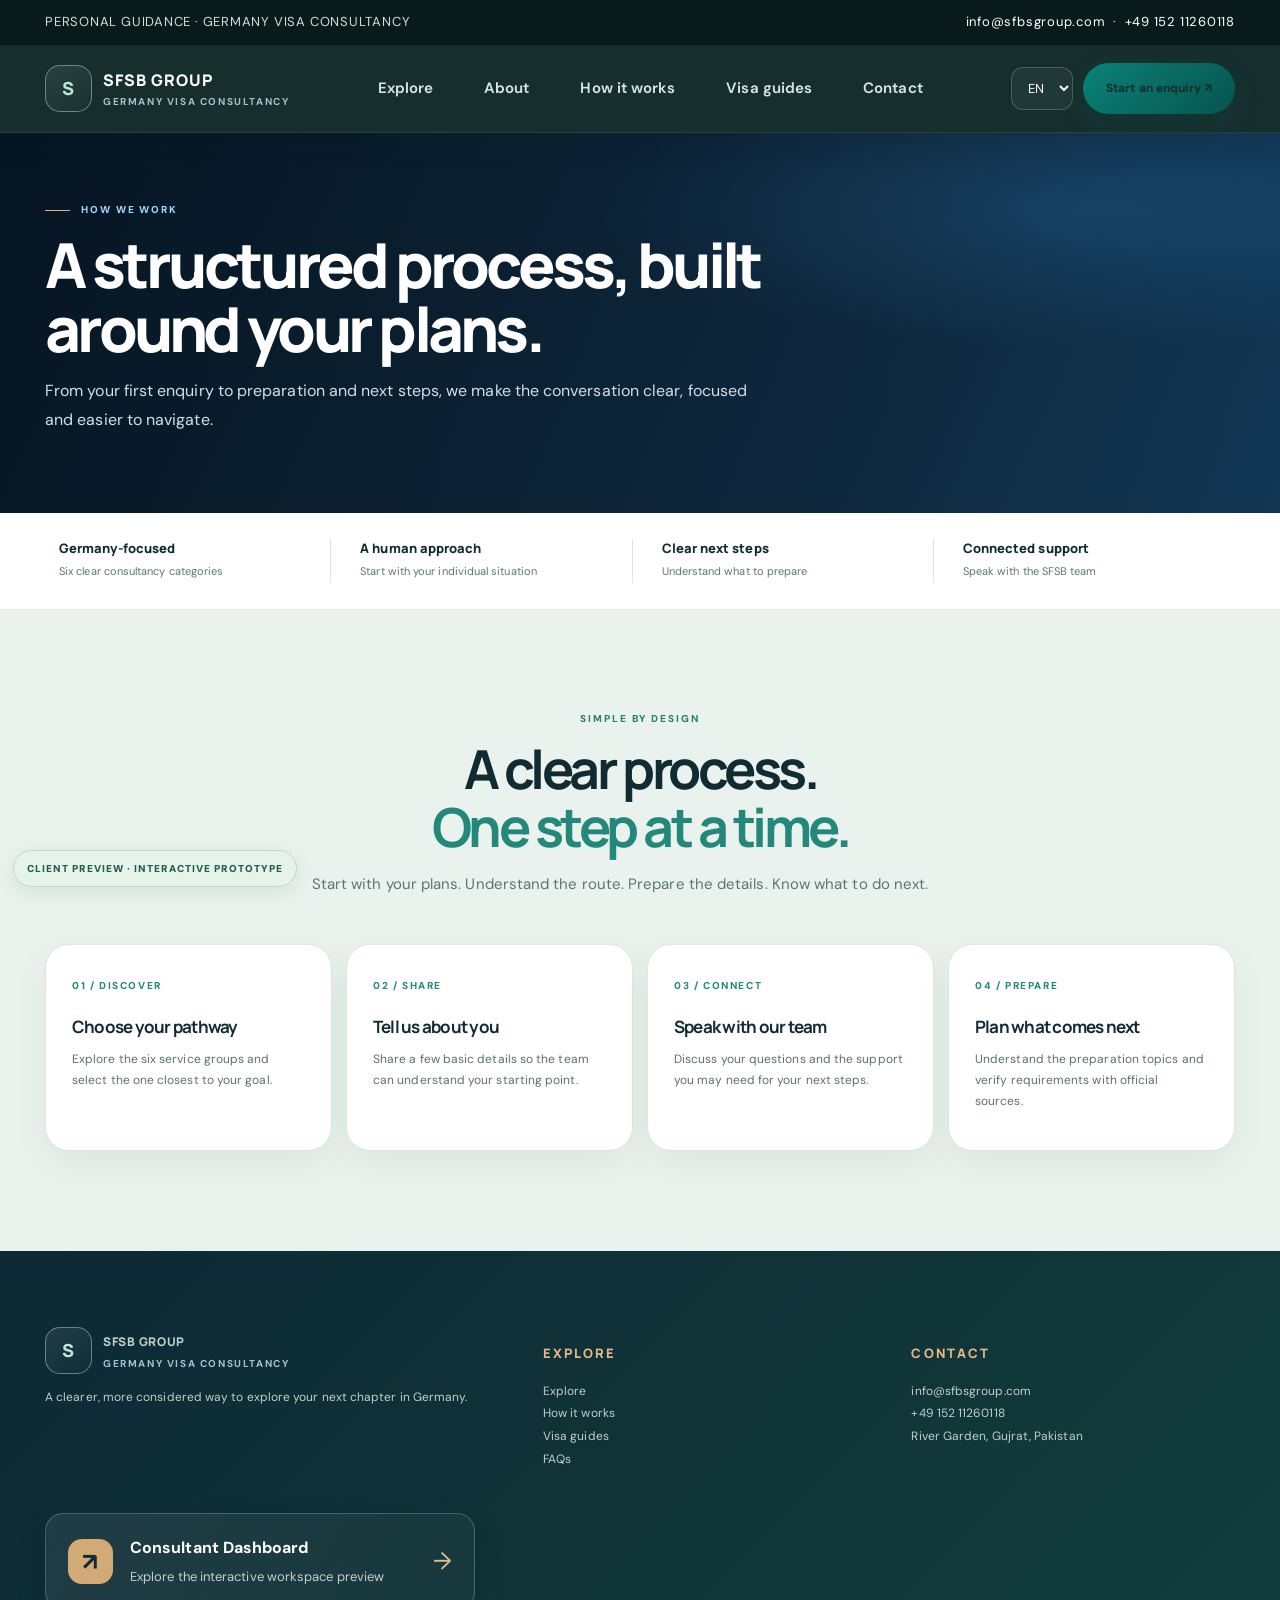
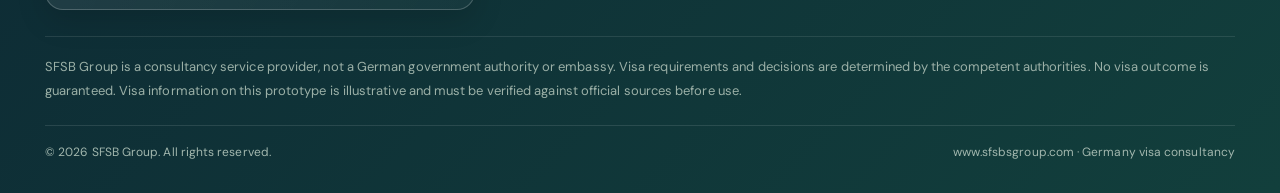
<file: process.html>
<!doctype html>
<!DOCTYPE html>

<!DOCTYPE html>

<html lang="en">
<head>
<meta charset="utf-8"/><meta content="width=device-width,initial-scale=1" name="viewport"/>
<meta content="SFSB Group — considered guidance across six Germany visa consultancy categories." name="description"/>
<meta content="#102b2a" name="theme-color"/>
<title>SFSB Group | Germany Visa Consultancy</title>
<link href="https://fonts.googleapis.com" rel="preconnect"/><link crossorigin="" href="https://fonts.gstatic.com" rel="preconnect"/>
<link href="https://fonts.googleapis.com/css2?family=DM+Sans:wght@400;500;600;700&amp;family=Manrope:wght@400;500;600;700;800&amp;display=swap" rel="stylesheet"/>

<link href="assets/styles.css" rel="stylesheet"/></head>
<body class="page-process">
<div class="topline"><div class="wrap"><span data-i18n="topline">PERSONAL GUIDANCE · GERMANY VISA CONSULTANCY</span><span><a href="mailto:info@sfbsgroup.com">info@sfbsgroup.com</a>  ·  <a href="tel:+4915211260118">+49 152 11260118</a></span></div></div>
<header class="nav"><div class="wrap navin">
<a class="brand" href="index.html"><span class="brandmark">S</span><span>SFSB GROUP<small>GERMANY VISA CONSULTANCY</small></span></a>
<nav class="navlinks" id="navlinks"><a data-i18n="navExplore" href="explore.html">Explore</a><a data-i18n="navAbout" href="about.html">About</a><a aria-current="page" data-i18n="navProcess" href="process.html">How it works</a><a data-i18n="navGuides" href="guides.html">Visa guides</a><a data-i18n="navContact" href="contact.html">Contact</a></nav>
<div class="navright"><select aria-label="Choose language" class="lang" id="language"><option value="en">EN</option><option value="de">DE</option><option value="es">ES</option></select><a class="btn primary navCta" data-i18n="navCta" href="contact.html">Start an enquiry ↗</a><button aria-label="Open navigation" class="hamb" id="hamb">☰</button></div>
</div></header>
<main id="home"><section class="subHero"><div class="wrap"><div class="eyebrow">HOW WE WORK</div><h1>A structured process, built around your plans.</h1><p>From your first enquiry to preparation and next steps, we make the conversation clear, focused and easier to navigate.</p></div></section>
<section class="hero"><div class="flagline"></div><div class="wrap heroGrid">
<div class="heroCopy"><div class="eyebrow" data-i18n="heroEyebrow">YOUR GERMANY JOURNEY, CONSIDERED</div><h1 data-i18n="heroTitle">Your Germany plan,<br/><em>made clear.</em></h1><p class="heroText" data-i18n="heroText">Thoughtful guidance for your next chapter in Germany. Explore your options, understand the preparation journey and take a confident next step with SFSB Group.</p>
<div class="heroActions"><button class="btn primary" data-i18n="heroBtn" onclick="openApply()">Find my visa pathway ↗</button><a class="btn ghost" data-i18n="heroSecondary" href="#pathways">Explore pathways</a></div>
<div class="proof"><span>✦ <b data-i18n="proof1">Six focused service groups</b></span><span>✦ <b data-i18n="proof2">Clear, personal guidance</b></span><span>✦ <b data-i18n="proof3">EN · DE · ES</b></span></div></div>
<div class="heroVisual"><div class="heroPhoto"></div><div class="glass one"><small data-i18n="floatLabel">YOUR NEXT CHAPTER</small><strong>Deutschland</strong><p data-i18n="floatText">A considered start to your Germany plans.</p></div><div class="glass two"><small data-i18n="floatLabel2">A CLEARER JOURNEY</small><strong data-i18n="floatTitle">One step at a time.</strong><p data-i18n="floatText2">Explore. Prepare. Connect with our team.</p></div><div class="seal">SFSB<br/>GROUP<br/>✦</div></div>
</div></section>
<div class="trust"><div class="wrap trustgrid"><div class="trustItem"><b data-i18n="trust1">Germany-focused</b><span data-i18n="trust1s">Six clear consultancy categories</span></div><div class="trustItem"><b data-i18n="trust2">A human approach</b><span data-i18n="trust2s">Start with your individual situation</span></div><div class="trustItem"><b data-i18n="trust3">Clear next steps</b><span data-i18n="trust3s">Understand what to prepare</span></div><div class="trustItem"><b data-i18n="trust4">Connected support</b><span data-i18n="trust4s">Speak with the SFSB team</span></div></div></div>
<section class="pathways" id="pathways"><div class="wrap"><div class="head center reveal"><div class="kicker" data-i18n="pathKicker">EXPLORE YOUR OPTIONS</div><h2 data-i18n="pathTitle">Six pathways. <em>One clear next step.</em></h2><p data-i18n="pathDesc">Explore the Germany visa consultancy areas supported by SFSB Group. Choose a category to begin a conversation about your circumstances.</p></div><div class="grid6" id="visaCards"></div></div></section>
<section class="split" id="about"><div class="wrap splitGrid"><div class="editorialImg reveal"><div class="imgCaption" data-i18n="imgCaption">A clearer way forward · SFSB Group</div></div><div class="reveal"><div class="kicker" data-i18n="aboutKicker">A MORE PERSONAL APPROACH</div><div class="head"><h2 data-i18n="aboutTitle">Good decisions begin with <em>clarity.</em></h2><p data-i18n="aboutDesc">Germany pathways can feel complex. We believe the first conversation should feel different: calm, organized and focused on what matters to you.</p></div><div class="ticks"><div class="tick"><i>✓</i><div><b data-i18n="tick1">Start with your goal</b><span data-i18n="tick1s">Tell us what you hope to do in Germany and where you are starting from.</span></div></div><div class="tick"><i>✓</i><div><b data-i18n="tick2">Understand the preparation</b><span data-i18n="tick2s">Get oriented around the questions and documents relevant to your pathway.</span></div></div><div class="tick"><i>✓</i><div><b data-i18n="tick3">Take an informed next step</b><span data-i18n="tick3s">Connect with the team to discuss your situation and the support you need.</span></div></div></div><a class="btn dark" data-i18n="aboutBtn" href="#contact">Talk to our team ↗</a></div></div></section>
<section class="process" id="process"><div class="wrap"><div class="head center reveal"><div class="kicker" data-i18n="processKicker">SIMPLE BY DESIGN</div><h2 data-i18n="processTitle">A journey with <em>clear steps.</em></h2><p data-i18n="processDesc">A straightforward introduction to how an enquiry with SFSB Group can begin.</p></div><div class="steps"><article class="step reveal"><small>01 / DISCOVER</small><h3 data-i18n="step1">Choose your pathway</h3><p data-i18n="step1s">Explore the six service groups and select the one closest to your goal.</p></article><article class="step reveal"><small>02 / SHARE</small><h3 data-i18n="step2">Tell us about you</h3><p data-i18n="step2s">Share a few basic details so the team can understand your starting point.</p></article><article class="step reveal"><small>03 / CONNECT</small><h3 data-i18n="step3">Speak with our team</h3><p data-i18n="step3s">Discuss your questions and the support you may need for your next steps.</p></article><article class="step reveal"><small>04 / PREPARE</small><h3 data-i18n="step4">Plan what comes next</h3><p data-i18n="step4s">Understand the preparation topics and verify requirements with official sources.</p></article></div></div></section>
<section class="band"><div class="wrap bandin"><div><div class="eyebrow" data-i18n="bandKicker">YOUR STORY. YOUR NEXT STEP.</div><h2 data-i18n="bandTitle">Let’s make the first step<br/>feel simple.</h2><p data-i18n="bandDesc">Tell us what you are planning. We’ll help you start the right conversation.</p></div><button class="btn primary" data-i18n="bandBtn" onclick="openApply()">Start my enquiry ↗</button></div></section>
<section class="guides" id="guides"><div class="wrap"><div class="head reveal"><div class="kicker" data-i18n="guideKicker">INFORMATION TO GET YOU STARTED</div><h2 data-i18n="guideTitle">Explore the <em>visa guides.</em></h2><p data-i18n="guideDesc">A first-look guide library for the client presentation. Each guide is an illustrative overview and must be reviewed against current official German requirements before publication.</p></div><div class="guideTools"><input aria-label="Search visa guides" class="search" id="guideSearch" placeholder="Search guides by title or category…"/><span class="note" data-i18n="guideNote">Illustrative content · official review required</span></div><div class="guideList" id="guideList"></div></div></section>
<section class="faq" id="faq"><div class="wrap faqGrid"><div class="head reveal"><div class="kicker" data-i18n="faqKicker">GOOD TO KNOW</div><h2 data-i18n="faqTitle">Questions,<br/><em>answered.</em></h2><p data-i18n="faqDesc">A few useful starting points before you contact the SFSB Group team.</p><a class="btn dark" data-i18n="faqBtn" href="#contact">Ask a question ↗</a></div><div class="faqList" id="faqList"></div></div></section>
<section class="contact" id="contact"><div class="wrap"><div class="head reveal"><div class="kicker" data-i18n="contactKicker">START A CONVERSATION</div><h2 data-i18n="contactTitle">Let’s understand your <em>Germany plans.</em></h2><p data-i18n="contactDesc">Share a few details and the SFSB Group team can follow up using your preferred contact method.</p></div><div class="contactGrid"><aside class="contactPanel reveal"><div class="eyebrow">SFSB GROUP</div><h3 data-i18n="contactPanelTitle">Here for your next step.</h3><p data-i18n="contactPanelDesc">Get in touch to discuss your Germany visa pathway and the support you are looking for.</p><div class="contactLine"><b>EMAIL</b><a href="mailto:info@sfbsgroup.com">info@sfbsgroup.com</a></div><div class="contactLine"><b>PHONE / WHATSAPP</b><a href="tel:+4915211260118">+49 152 11260118</a></div><div class="contactLine"><b data-i18n="addressLabel">ADDRESS</b>River Garden, Gujrat, Pakistan</div><div class="contactLine"><b>WEBSITE</b><a href="https://www.sfsbsgroup.com" rel="noopener" target="_blank">www.sfsbsgroup.com</a></div><a class="btn primary" data-i18n="whatsapp" href="https://wa.me/4915211260118" rel="noopener" target="_blank">Continue on WhatsApp ↗</a></aside>
<form class="contactForm reveal" id="contactForm"><h3 data-i18n="formTitle">Request a profile review</h3><p data-i18n="formDesc">Tell us a little about yourself. Required fields are marked *.</p><div class="fields"><div class="field"><label data-i18n="fullName">Full name *</label><input name="name" placeholder="Your full name" required=""/></div><div class="field"><label data-i18n="email">Email address *</label><input name="email" placeholder="you@example.com" required="" type="email"/></div><div class="field"><label data-i18n="phone">Phone / WhatsApp *</label><input name="phone" placeholder="+ country code" required=""/></div><div class="field"><label data-i18n="nationality">Nationality *</label><input name="nationality" placeholder="Your nationality" required=""/></div><div class="field"><label data-i18n="residence">Current country of residence *</label><input name="residence" placeholder="Current country" required=""/></div><div class="field"><label data-i18n="pathway">Germany pathway *</label><select id="contactRoute" name="route" required=""><option value="">Choose a category</option></select></div><div class="field full"><label data-i18n="message">Tell us briefly about your plans</label><textarea name="message" placeholder="Your goal, current situation or question…"></textarea></div><div class="field full"><label class="consent"><input name="consent" required="" type="checkbox"/><span data-i18n="consent">I agree that SFSB Group may contact me about this enquiry. *</span></label></div><div class="field full"><button class="btn dark" data-i18n="prepare" type="submit">Prepare enquiry ↗</button><span class="note" data-i18n="formNote">Prototype only: this form does not transmit or store personal data. It prepares a WhatsApp message on your device.</span></div></div></form></div></div></section>
</main>
<footer class="footer"><div class="wrap"><div class="footGrid"><div><a class="brand" href="index.html"><span class="brandmark">S</span><span>SFSB GROUP<small>GERMANY VISA CONSULTANCY</small></span></a><p data-i18n="footerText">A clearer, more considered way to explore your next chapter in Germany.</p></div><div><h4 data-i18n="footerExplore">EXPLORE</h4><p><a data-i18n="navExplore" href="explore.html">Explore</a><br/><a data-i18n="navProcess" href="process.html">How it works</a><br/><a data-i18n="navGuides" href="guides.html">Visa guides</a><br/><a href="guides.html">FAQs</a></p></div><div><h4 data-i18n="footerContact">CONTACT</h4><p><a href="mailto:info@sfbsgroup.com">info@sfbsgroup.com</a><br/><a href="tel:+4915211260118">+49 152 11260118</a><br/>River Garden, Gujrat, Pakistan</p></div></div><div class="footerDashboard"><a href="dashboard.html"><span class="footerDashIcon">↗</span><span><strong>Consultant Dashboard</strong><small>Explore the interactive workspace preview</small></span><span class="footerDashArrow">→</span></a></div><div class="disclaimer" data-i18n="disclaimer">SFSB Group is a consultancy service provider, not a German government authority or embassy. Visa requirements and decisions are determined by the competent authorities. No visa outcome is guaranteed. Visa information on this prototype is illustrative and must be verified against official sources before use.</div><div class="footBottom"><span>© <span id="year"></span> SFSB Group. All rights reserved.</span><span>www.sfsbsgroup.com · Germany visa consultancy</span></div></div></footer>
<section class="demoSection" id="dashboard"><div class="wrap"><div class="head"><div class="eyebrow" data-i18n="dashKicker">THE CONSULTANT EXPERIENCE</div><h2 data-i18n="dashTitle">An organized workspace<br/>for every enquiry.</h2><p data-i18n="dashDesc">A clickable preview of the future consultant workspace. All applicant names and figures are fictional sample data.</p></div><div class="dashboard"><div class="dashHead"><h3>Consultant workspace</h3><span class="demoTag">DEMO DATA · NOT LIVE</span></div><div class="dashMetrics"><div class="metric"><small>Total enquiries</small><b id="mTotal">128</b></div><div class="metric"><small>New this week</small><b id="mNew">18</b></div><div class="metric"><small>In review</small><b id="mReview">34</b></div><div class="metric"><small>Follow-ups due</small><b id="mDue">09</b></div></div><div class="dashToolbar"><input id="leadSearch" placeholder="Search demo leads…"/><select id="statusFilter"><option value="">All statuses</option><option>New</option><option>Reviewing</option><option>Contacted</option><option>Completed</option></select><button id="tableView">Table view</button><button id="kanbanView">Kanban view</button></div><div class="tableWrap" id="tableWrap"><table class="dashTable"><thead><tr><th>APPLICANT</th><th>PATHWAY</th><th>RESIDENCE</th><th>STATUS</th><th>FOLLOW-UP</th><th>ACTION</th></tr></thead><tbody id="leadRows"></tbody></table></div><div class="kanban" id="kanban"></div><p class="note" style="margin:13px 2px 0">Demo dashboard only. No real applicant records, authentication, database or staff access controls are connected.</p></div></div></section>
<div class="prototypePill">CLIENT PREVIEW · INTERACTIVE PROTOTYPE</div><div class="toast" id="toast" role="status"></div>
<!-- four-step enquiry flow -->
<div aria-labelledby="applyTitle" aria-modal="true" class="modal" id="applyModal" role="dialog"><div class="modalContent"><div class="modalTop"><div><div class="kicker">SFSB GROUP · YOUR GERMANY JOURNEY</div><h2 id="applyTitle">Let’s start with you.</h2><p class="note">A short introduction to help us understand the pathway you want to discuss.</p></div><button aria-label="Close" class="close" onclick="closeApply()">✕</button></div><div class="progress"><span id="progressBar"></span></div>
<div class="stepPanel active" data-step="1"><h3>01 · Which pathway are you interested in?</h3><div class="field"><label>Choose a category *</label><select id="aRoute" required=""></select></div></div>
<div class="stepPanel" data-step="2"><h3>02 · Where are you applying from?</h3><div class="field"><label>Nationality *</label><input id="aNationality" placeholder="e.g. Pakistani"/></div><div class="field"><label>Current country of residence *</label><input id="aResidence" placeholder="e.g. Pakistan"/></div></div>
<div class="stepPanel" data-step="3"><h3>03 · How can we reach you?</h3><div class="field"><label>Full name *</label><input id="aName" placeholder="Your name"/></div><div class="field"><label>Email address *</label><input id="aEmail" placeholder="you@example.com" type="email"/></div><div class="field"><label>Phone / WhatsApp *</label><input id="aPhone" placeholder="+ country code"/></div><label class="consent"><input id="aConsent" type="checkbox"/><span>I agree that SFSB Group may contact me about this enquiry.</span></label></div>
<div class="stepPanel" data-step="4"><h3>04 · Your first step is ready.</h3><p class="guideBody">Your details are prepared locally in this demo. Continue to WhatsApp to open a message addressed to SFSB Group. Nothing is stored on a server by this prototype.</p><div class="guideMeta"><span class="chip">No backend connected</span><span class="chip">Demo interaction</span></div><a class="btn dark" href="#" id="applyWhatsApp" rel="noopener" target="_blank">Continue on WhatsApp ↗</a></div>
<div class="modalActions"><button class="btn" disabled="" id="applyBack" onclick="applyMove(-1)" style="background:#edf2f6">Back</button><button class="btn dark" id="applyNext" onclick="applyMove(1)">Continue ↗</button></div></div></div>
<!-- guide detail modal -->
<div aria-modal="true" class="modal guideModal" id="guideModal" role="dialog"><div class="modalContent"><div class="modalTop"><div><div class="kicker">SFSB GROUP · VISA GUIDE</div><h2 id="guideModalTitle">Visa guide</h2><div class="guideMeta"><span class="chip">Overview</span><span class="chip">Illustrative draft</span><span class="chip">Expert review required</span></div></div><button aria-label="Close" class="close" onclick="closeGuide()">✕</button></div><div class="guideBody" id="guideModalBody"></div><div style="margin-top:20px"><a class="btn dark" data-i18n="guideContact" href="#contact" onclick="closeGuide()">Discuss this pathway ↗</a></div></div></div>
<!-- lead detail drawer -->
<div class="drawer" id="leadDrawer"><div class="drawerPanel"><div class="modalTop"><div><div class="kicker">DEMO LEAD RECORD</div><h2 id="drawerName">Applicant</h2><p class="note">Fictional sample data for presentation only.</p></div><button class="close" onclick="closeDrawer()">✕</button></div><div id="drawerDetails"></div><div class="field"><label>Update status</label><select id="drawerStatus"><option>New</option><option>Reviewing</option><option>Contacted</option><option>Completed</option></select></div><div class="field"><label>Internal note (demo only)</label><textarea id="drawerNote" placeholder="Add a sample note…"></textarea></div><div class="field"><label>Follow-up date</label><input id="drawerDate" type="date"/></div><button class="btn dark" onclick="saveLead()">Save demo changes</button></div></div>

<script src="assets/site.js"></script></body></html>
</file>
<file: assets/styles.css>
:root{--navy:#071827;--navy2:#102d43;--blue:#65b8f5;--blue2:#328bd0;--ice:#eaf5fd;--ink:#102538;--muted:#687d8e;--line:#dfe8ef;--paper:#f7fafc;--white:#fff;--gold:#c8a76d;--shadow:0 24px 70px rgba(7,24,39,.11);--r:22px}
*{box-sizing:border-box}html{scroll-behavior:smooth;scroll-padding-top:92px}body{margin:0;color:var(--ink);background:var(--paper);font-family:"DM Sans",sans-serif}body.lock{overflow:hidden}h1,h2,h3,h4{font-family:Manrope,sans-serif;letter-spacing:-.045em}a{color:inherit;text-decoration:none}button,input,select,textarea{font:inherit}button,a{-webkit-tap-highlight-color:transparent}.wrap{width:min(1190px,calc(100% - 44px));margin:auto}.topline{background:#04111c;color:#aebdca;font-size:10px;letter-spacing:.06em;padding:9px 0}.topline .wrap{display:flex;justify-content:space-between;gap:12px;flex-wrap:wrap}.topline a{color:#fff}.nav{height:82px;position:sticky;top:0;z-index:30;background:rgba(7,24,39,.94);backdrop-filter:blur(18px);border-bottom:1px solid #ffffff14;color:white}.navin{height:100%;display:flex;align-items:center;justify-content:space-between;gap:20px}.brand{display:flex;align-items:center;gap:11px;font:800 15px Manrope;letter-spacing:.13em}.brand small{display:block;font:700 8px "DM Sans";letter-spacing:.2em;color:#a8c0d2;margin-top:4px}.brandmark{width:42px;height:42px;border:1px solid #9ab6cc80;border-radius:13px;display:grid;place-items:center;color:#c6e5fb;background:linear-gradient(145deg,#ffffff16,#ffffff03);font:800 18px Manrope}.navlinks{display:flex;align-items:center;gap:25px;font-size:11px;color:#d6e1e9}.navlinks a{position:relative;transition:color .25s}.navlinks a:after{content:"";position:absolute;left:0;right:100%;height:1px;bottom:-9px;background:var(--blue);transition:right .3s}.navlinks a:hover{color:#fff}.navlinks a:hover:after{right:0}.navright{display:flex;align-items:center;gap:10px}.lang{background:#ffffff0b;border:1px solid #ffffff32;color:white;border-radius:10px;padding:9px 10px;font-size:10px}.btn{display:inline-flex;align-items:center;justify-content:center;gap:9px;border:0;border-radius:99px;padding:14px 20px;font-size:11px;font-weight:800;cursor:pointer;transition:transform .3s,box-shadow .3s,background .3s;position:relative;overflow:hidden}.btn:hover{transform:translateY(-3px);box-shadow:0 12px 28px #328bd033}.btn.primary{background:linear-gradient(135deg,#e4f4ff,#a9d9fb);color:#092238}.btn.ghost{border:1px solid #ffffff55;color:#fff;background:#ffffff08}.btn.dark{background:var(--navy);color:white}.btn.light{background:#fff;color:var(--navy)}.btn:focus-visible,.lang:focus-visible,a:focus-visible,button:focus-visible,input:focus-visible,select:focus-visible,textarea:focus-visible{outline:3px solid #83c9ff;outline-offset:3px}.hamb{display:none;background:none;border:1px solid #ffffff55;color:white;padding:9px 11px;border-radius:10px}.hero{position:relative;overflow:hidden;background:radial-gradient(ellipse at 78% 38%,#2c83bd55,transparent 34%),radial-gradient(ellipse at 3% 100%,#4d9bd322,transparent 40%),linear-gradient(120deg,#061522,#102b42 60%,#123b5b);color:white}.hero:before{content:"";position:absolute;inset:0;opacity:.12;background-image:linear-gradient(#ffffff1a 1px,transparent 1px),linear-gradient(90deg,#ffffff1a 1px,transparent 1px);background-size:70px 70px;mask-image:linear-gradient(90deg,#000,transparent)}.flagline{position:absolute;top:0;left:0;width:100%;height:3px;background:linear-gradient(90deg,#101010 0 33.3%,#d51f35 33.3% 66.6%,#e8c34b 66.6%)}.heroGrid{position:relative;z-index:1;min-height:650px;display:grid;grid-template-columns:1.08fr .92fr;align-items:center;gap:55px;padding:68px 0}.eyebrow,.kicker{font-size:9px;font-weight:800;letter-spacing:.22em;text-transform:uppercase;color:#8fc7ef}.eyebrow:before{content:"";display:inline-block;width:25px;height:1px;background:var(--gold);vertical-align:middle;margin-right:11px}.hero h1{font-size:clamp(48px,6.2vw,78px);line-height:.99;margin:23px 0;max-width:720px;letter-spacing:-.075em}.hero h1 em{font-style:normal;color:#9ed7ff;background:linear-gradient(90deg,#d1edff,#70bdf5);-webkit-background-clip:text;background-clip:text;color:transparent}.heroText{max-width:560px;color:#c4d3df;font-size:14px;line-height:1.9}.heroActions{display:flex;gap:12px;flex-wrap:wrap;margin:30px 0}.proof{display:flex;gap:23px;flex-wrap:wrap;color:#c2d0db;font-size:10px}.proof b{color:#fff}.heroVisual{height:480px;position:relative}.heroPhoto{position:absolute;inset:7px 28px 7px 20px;border-radius:210px 210px 28px 28px;background:linear-gradient(0deg,#07182733,transparent 55%),url("https://images.unsplash.com/photo-1467269204594-9661b134dd2b?auto=format&fit=crop&w=1300&q=88") center/cover;box-shadow:0 35px 100px #0007;border:1px solid #ffffff3b;animation:float 8s ease-in-out infinite}.glass{position:absolute;background:#fffffff2;color:var(--ink);border:1px solid #ffffffaa;backdrop-filter:blur(16px);padding:17px 19px;border-radius:17px;box-shadow:0 20px 60px #0004}.glass small{font-size:8px;font-weight:800;letter-spacing:.15em;color:#73899a}.glass strong{display:block;font:800 17px Manrope;margin:7px 0}.glass p{font-size:10px;line-height:1.5;color:var(--muted);margin:0}.glass.one{right:-4px;top:52px;width:184px}.glass.two{left:-3px;bottom:35px;width:218px}.seal{position:absolute;right:0;bottom:0;width:78px;height:78px;border-radius:50%;background:var(--gold);border:6px solid #ffffff33;display:grid;place-items:center;text-align:center;color:white;font:800 8px Manrope;transform:rotate(9deg)}.trust{background:#fff;border-bottom:1px solid var(--line)}.trustgrid{display:grid;grid-template-columns:repeat(4,1fr);gap:15px;padding:22px 0}.trustItem{padding-left:14px;border-right:1px solid var(--line)}.trustItem:last-child{border:0}.trustItem b{display:block;font:800 11px Manrope}.trustItem span{font-size:9px;color:var(--muted)}section{padding:96px 0}.head{max-width:690px;margin-bottom:38px}.head.center{text-align:center;margin-left:auto;margin-right:auto}.head h2{font-size:clamp(34px,4.3vw,52px);line-height:1.06;margin:13px 0;letter-spacing:-.065em}.head h2 em{font-style:normal;color:#328bd0}.head p{font-size:12px;line-height:1.9;color:var(--muted)}.kicker{color:#4388b9}.pathways{background:linear-gradient(180deg,#f7fafc,#edf4f8)}.grid6{display:grid;grid-template-columns:repeat(3,1fr);gap:17px}.visaCard{background:linear-gradient(145deg,#fff,#fbfdff);border:1px solid #dce7ef;border-radius:21px;padding:24px;min-height:275px;position:relative;overflow:hidden;transition:transform .38s,box-shadow .38s,border-color .38s}.visaCard:before{content:"";position:absolute;inset:0;background:radial-gradient(circle at 100% 0,#7cc8ff2b,transparent 42%);opacity:0;transition:opacity .4s}.visaCard:after{content:"";position:absolute;bottom:0;left:0;width:0;height:3px;background:linear-gradient(90deg,#328bd0,#a8ddff);transition:width .4s}.visaCard:hover{transform:translateY(-8px);box-shadow:0 25px 60px #102d4319;border-color:#a9cde7}.visaCard:hover:before{opacity:1}.visaCard:hover:after{width:100%}.cardTop{display:flex;justify-content:space-between;color:#8095a5;font-size:8px;font-weight:800;letter-spacing:.15em}.arrow{color:#328bd0;font-size:17px;transition:transform .3s}.visaCard:hover .arrow{transform:translate(4px,-4px)}.iconbox{width:47px;height:47px;margin:23px 0 18px;border-radius:15px;background:linear-gradient(145deg,#f1f9ff,#e1f1fc);border:1px solid #d9ebf8;display:grid;place-items:center;color:#287db7;font-size:21px;transition:transform .35s,box-shadow .35s}.visaCard:hover .iconbox{transform:translateY(-4px) rotate(-5deg);box-shadow:0 12px 25px #328bd026}.visaCard h3{font-size:19px;margin:0 0 9px}.visaCard p{font-size:10px;line-height:1.8;color:var(--muted);min-height:55px}.textLink{display:inline-flex;align-items:center;gap:8px;margin-top:10px;color:#267db9;font-size:10px;font-weight:800}.textLink b{transition:transform .25s}.textLink:hover b{transform:translate(4px,-2px)}.split{background:white}.splitGrid{display:grid;grid-template-columns:1fr 1fr;gap:65px;align-items:center}.editorialImg{height:475px;border-radius:25px;position:relative;background:url("https://images.unsplash.com/photo-1513635269975-59663e0ac1ad?auto=format&fit=crop&w=1200&q=88") center/cover;box-shadow:0 30px 75px #07182728}.imgCaption{position:absolute;bottom:20px;left:20px;background:#fff;padding:16px 18px;border-radius:14px;box-shadow:var(--shadow);font:800 12px Manrope}.ticks{display:grid;gap:17px;margin:25px 0}.tick{display:flex;gap:12px}.tick i{font-style:normal;width:25px;height:25px;border-radius:50%;display:grid;place-items:center;background:#e7f3ed;color:#39836a;flex:none}.tick b{display:block;font:800 11px Manrope;margin:2px 0 4px}.tick span{font-size:10px;line-height:1.7;color:var(--muted)}.process{background:#edf4f8}.steps{display:grid;grid-template-columns:repeat(4,1fr);gap:14px}.step{background:white;border:1px solid var(--line);border-radius:18px;padding:22px;transition:transform .3s,box-shadow .3s}.step:hover{transform:translateY(-6px);box-shadow:var(--shadow)}.step small{font-size:8px;color:#328bd0;font-weight:800;letter-spacing:.16em}.step h3{font-size:15px;margin:18px 0 8px}.step p{font-size:10px;line-height:1.8;color:var(--muted)}.band{background:radial-gradient(circle at 90% 0,#328bd033,transparent 34%),linear-gradient(110deg,#061522,#12344e);color:white;padding:65px 0}.bandin{display:flex;justify-content:space-between;align-items:center;gap:30px}.band h2{font-size:clamp(30px,4vw,44px);margin:12px 0}.band p{font-size:11px;line-height:1.8;color:#c1cfda;max-width:650px}.guides{background:#fff}.guideTools{display:flex;gap:12px;align-items:center;justify-content:space-between;margin-bottom:22px;flex-wrap:wrap}.search{border:1px solid var(--line);border-radius:99px;padding:12px 17px;min-width:min(300px,100%);background:#fbfdff;font-size:11px}.guideList{display:grid;grid-template-columns:repeat(3,1fr);gap:15px}.guide{border:1px solid var(--line);border-radius:17px;padding:19px;background:#fbfdff;transition:.3s}.guide:hover{transform:translateY(-5px);box-shadow:var(--shadow);border-color:#afd0e7}.guide small{color:#328bd0;font-size:8px;font-weight:800;letter-spacing:.13em}.guide h3{font-size:16px;margin:10px 0}.guide p{font-size:10px;color:var(--muted);line-height:1.7}.guide button{border:0;background:none;padding:0;color:#287db7;font-weight:800;font-size:10px;cursor:pointer}.faq{background:#fff}.faqGrid{display:grid;grid-template-columns:.8fr 1.2fr;gap:60px}.faqList{border-top:1px solid var(--line)}.faqItem{border-bottom:1px solid var(--line)}.faqQ{width:100%;padding:18px 0;border:0;background:none;text-align:left;display:flex;justify-content:space-between;gap:20px;font:800 12px Manrope;cursor:pointer}.faqA{display:none;padding:0 25px 18px 0;font-size:10px;line-height:1.8;color:var(--muted)}.faqItem.open .faqA{display:block;animation:fade .25s}.contact{background:linear-gradient(145deg,#edf4f8,#f8fbfd)}.contactGrid{display:grid;grid-template-columns:.85fr 1.15fr;gap:28px}.contactPanel{padding:30px;border-radius:23px;color:white;background:radial-gradient(circle at 100% 0,#328bd044,transparent 40%),linear-gradient(145deg,#071827,#123a56);box-shadow:0 25px 65px #07182725}.contactPanel h3{font-size:27px;margin:15px 0 8px}.contactPanel p{font-size:11px;line-height:1.8;color:#bdccd8}.contactLine{margin:23px 0;font-size:11px}.contactLine b{display:block;color:#9db4c6;font-size:8px;letter-spacing:.16em;margin-bottom:5px}.contactForm{background:white;border:1px solid var(--line);border-radius:23px;padding:28px;box-shadow:0 14px 45px #0718270a}.contactForm h3{font-size:22px;margin:0 0 5px}.contactForm>p{font-size:10px;color:var(--muted)}.fields{display:grid;grid-template-columns:1fr 1fr;gap:13px}.field{display:grid;gap:6px}.field.full{grid-column:1/-1}.field label{font-size:9px;font-weight:800;color:#526879}.field input,.field select,.field textarea,.modalContent input,.modalContent select,.modalContent textarea{width:100%;padding:12px;border:1px solid #dce6ed;border-radius:10px;background:#fbfdff;font-size:11px;transition:border .2s,box-shadow .2s}.field input:focus,.field select:focus,.field textarea:focus,.modalContent input:focus,.modalContent select:focus{outline:0;border-color:#65afe8;box-shadow:0 0 0 4px #328bd018}.field textarea{min-height:80px;resize:vertical}.consent{display:flex;gap:8px;align-items:flex-start;font-size:9px;line-height:1.5;color:var(--muted)}.consent input{width:auto;margin:2px 0}.note{font-size:9px;color:#8294a2;line-height:1.6}.footer{background:radial-gradient(circle at 90% 0,#328bd022,transparent 32%),#06121e;color:white;padding:48px 0 20px}.footGrid{display:grid;grid-template-columns:1.4fr 1fr 1fr;gap:35px}.footer p,.footer a{font-size:10px;line-height:2;color:#adbdc9}.footer h4{font:800 10px Manrope;letter-spacing:.1em}.disclaimer{font-size:9px;line-height:1.7;color:#8295a3;border-top:1px solid #ffffff19;padding-top:18px;margin-top:22px}.footBottom{border-top:1px solid #ffffff1c;margin-top:22px;padding-top:16px;display:flex;justify-content:space-between;gap:12px;flex-wrap:wrap;color:#8194a2;font-size:9px}.demoSection{background:#0b1b2a;color:white}.demoSection .head p{color:#b7c7d3}.dashboard{background:#f4f7fa;color:var(--ink);border-radius:22px;padding:23px;box-shadow:0 25px 80px #0004}.dashHead{display:flex;justify-content:space-between;align-items:center;gap:15px;flex-wrap:wrap}.dashHead h3{margin:0;font-size:18px}.demoTag{font-size:8px;font-weight:800;letter-spacing:.12em;border-radius:99px;padding:7px 10px;background:#fff0d7;color:#936a25}.dashMetrics{display:grid;grid-template-columns:repeat(4,1fr);gap:10px;margin:18px 0}.metric{background:white;border:1px solid var(--line);border-radius:13px;padding:14px}.metric small{font-size:9px;color:var(--muted)}.metric b{display:block;font:800 23px Manrope;margin-top:7px}.dashToolbar{display:flex;gap:9px;flex-wrap:wrap;margin:15px 0}.dashToolbar input,.dashToolbar select{border:1px solid var(--line);border-radius:9px;padding:10px;background:#fff;font-size:10px}.dashToolbar button{border:0;border-radius:9px;padding:10px 13px;background:var(--navy);color:#fff;font-size:10px;cursor:pointer}.tableWrap{overflow-x:auto;background:white;border:1px solid var(--line);border-radius:13px}.dashTable{width:100%;border-collapse:collapse;min-width:650px;font-size:10px}.dashTable th,.dashTable td{padding:13px;text-align:left;border-bottom:1px solid #edf1f4}.dashTable th{font-size:8px;color:#788c9b;letter-spacing:.1em}.status{border-radius:99px;padding:5px 8px;background:#e9f3fb;color:#3578a7;font-size:8px;font-weight:800}.status.review{background:#fff2db;color:#99742f}.status.done{background:#e7f4ed;color:#367c5b}.rowAction{border:0;background:none;color:#287db7;font-weight:800;cursor:pointer}.kanban{display:none;grid-template-columns:repeat(3,1fr);gap:12px;margin-top:14px}.kanban.show{display:grid}.kanCol{background:#eaf0f5;border-radius:12px;padding:11px;min-height:130px}.kanCol h4{font-size:10px;margin:3px 3px 10px}.kanCard{background:#fff;border:1px solid var(--line);padding:11px;border-radius:9px;margin:7px 0;font-size:9px;cursor:pointer}.kanCard small{display:block;color:var(--muted);margin-top:5px}.prototypePill{position:fixed;z-index:25;bottom:13px;left:13px;background:#eaf5fd;color:#315d7b;border:1px solid #c7dfef;border-radius:99px;padding:8px 12px;font-size:8px;font-weight:900;letter-spacing:.1em;box-shadow:0 5px 20px #07182715}.modal{display:none;position:fixed;inset:0;z-index:80;background:#04111dcc;backdrop-filter:blur(7px);padding:18px;align-items:center;justify-content:center}.modal.show{display:flex}.modalContent{width:min(610px,100%);max-height:90vh;overflow:auto;background:#fff;border-radius:23px;padding:27px;box-shadow:0 35px 100px #0006;animation:modalIn .3s}.modalTop{display:flex;justify-content:space-between;gap:15px;align-items:flex-start}.modalTop h2{font-size:27px;margin:9px 0}.close{border:0;background:#edf3f7;border-radius:50%;width:34px;height:34px;cursor:pointer}.progress{height:5px;background:#e9eff3;border-radius:10px;margin:17px 0 23px;overflow:hidden}.progress span{display:block;height:100%;background:linear-gradient(90deg,#328bd0,#9edaff);width:25%;transition:width .3s}.stepPanel{display:none}.stepPanel.active{display:block;animation:fade .25s}.stepPanel h3{font-size:15px;margin:0 0 14px}.stepPanel .field{margin:12px 0}.modalActions{display:flex;justify-content:space-between;gap:12px;margin-top:22px}.guideModal .modalContent{width:min(720px,100%)}.guideBody{font-size:11px;line-height:1.8;color:#566d7d}.guideBody h3{font-size:13px;color:var(--ink);margin:19px 0 7px}.guideBody ul{padding-left:18px}.guideMeta{display:flex;gap:8px;flex-wrap:wrap;margin:10px 0}.chip{background:#edf5fb;color:#3579a8;padding:6px 9px;border-radius:99px;font-size:8px;font-weight:800}.drawer{position:fixed;z-index:90;inset:0;background:#04111dcc;display:none;justify-content:flex-end}.drawer.show{display:flex}.drawerPanel{width:min(440px,100%);height:100%;background:#fff;padding:25px;overflow:auto;animation:slide .3s}.drawerPanel h2{font-size:23px}.drawerPanel .field{margin:13px 0}.toast{position:fixed;z-index:100;bottom:22px;right:22px;background:#0c263a;color:white;padding:13px 17px;border-radius:12px;font-size:10px;box-shadow:var(--shadow);display:none}.toast.show{display:block;animation:fade .25s}.reveal{opacity:0;transform:translateY(22px);transition:opacity .7s,transform .7s cubic-bezier(.2,.8,.2,1)}.reveal.visible{opacity:1;transform:none}
@keyframes float{0%,100%{transform:translateY(0)}50%{transform:translateY(-9px)}}@keyframes fade{from{opacity:0;transform:translateY(-5px)}to{opacity:1;transform:none}}@keyframes modalIn{from{opacity:0;transform:translateY(15px) scale(.985)}to{opacity:1;transform:none}}@keyframes slide{from{transform:translateX(25px);opacity:.7}to{transform:none;opacity:1}}
@media(max-width:900px){.navlinks{display:none;position:absolute;top:82px;left:0;right:0;padding:22px;background:#071827;flex-direction:column;align-items:flex-start}.navlinks.open{display:flex}.hamb{display:block}.navright>.navCta{display:none}.heroGrid{gap:25px;min-height:580px}.heroVisual{height:410px}.grid6{grid-template-columns:repeat(2,1fr)}.steps{grid-template-columns:repeat(2,1fr)}.splitGrid{gap:35px}.dashMetrics{grid-template-columns:repeat(2,1fr)}}
@media(max-width:650px){.wrap{width:min(100% - 30px,1190px)}.topline .wrap{justify-content:center;text-align:center}.nav{height:72px}.navin{height:72px}.navlinks{top:72px}.brand{font-size:13px}.brandmark{width:38px;height:38px}.heroGrid{grid-template-columns:1fr;padding:62px 0 48px}.hero h1{font-size:clamp(45px,13vw,65px)}.heroVisual{height:365px;margin:0 5px}.heroPhoto{inset:5px 22px;border-radius:170px 170px 22px 22px}.glass.one{right:-3px;top:30px;width:160px}.glass.two{left:-4px;bottom:20px;width:190px}.seal{width:65px;height:65px}.trustgrid{grid-template-columns:repeat(2,1fr)}.trustItem:nth-child(2){border:0}.trustItem{padding:9px 10px}.trustItem b{font-size:10px}section{padding:70px 0}.grid6,.guideList{grid-template-columns:1fr}.visaCard{min-height:unset}.visaCard p{min-height:unset}.splitGrid,.contactGrid,.faqGrid{grid-template-columns:1fr;gap:30px}.editorialImg{height:340px;order:2}.steps{grid-template-columns:1fr 1fr}.bandin{align-items:flex-start;flex-direction:column}.fields{grid-template-columns:1fr}.field.full{grid-column:auto}.footGrid{grid-template-columns:1fr 1fr}.footGrid>div:first-child{grid-column:1/-1}.dashMetrics{grid-template-columns:1fr 1fr}.kanban{grid-template-columns:1fr}.modalContent{padding:21px}.prototypePill{bottom:8px;left:8px}.search{width:100%}}
@media(prefers-reduced-motion:reduce){*,*::before,*::after{scroll-behavior:auto!important;animation-duration:.01ms!important;animation-iteration-count:1!important;transition-duration:.01ms!important}.reveal{opacity:1;transform:none}}

/* SFSB VISUAL REFRESH · larger type, warmer contrast, emerald + copper palette */
:root{--navy:#102b2a;--navy2:#1b4541;--blue:#78c5b4;--blue2:#238879;--ice:#e7f4ef;--ink:#172e2c;--muted:#596f6c;--line:#d8e5df;--paper:#f6f8f3;--white:#fff;--gold:#d69a61;--shadow:0 26px 70px rgba(16,43,42,.13);--r:24px}
html{scroll-padding-top:104px}body{font-size:16px;background:#f6f8f3;color:#172e2c;letter-spacing:.005em}
.topline{background:#091c1b;color:#d0dfd8;font-size:12px;padding:11px 0}.nav{height:88px;background:rgba(13,39,37,.96);box-shadow:0 8px 30px #091c1b18}.brand{font-size:18px;letter-spacing:.11em}.brand small{font-size:10px}.brandmark{width:47px;height:47px;border-radius:15px;color:#bce8d9;border-color:#b5d7ca80}.navlinks{font-size:14px;gap:27px}.navlinks a:after{background:#d69a61;height:2px}.lang{font-size:13px;padding:11px 12px;border-radius:12px}.btn{font-size:14px;padding:16px 23px;letter-spacing:.01em}.btn.primary{background:linear-gradient(135deg,#d5f0e5,#8ed1bd);color:#10302b}.btn.dark{background:linear-gradient(135deg,#153d39,#246c60);color:#fff}.btn:before{content:"";position:absolute;top:-80%;left:-45%;width:35%;height:260%;transform:rotate(25deg);background:#ffffff35;transition:left .55s}.btn:hover:before{left:125%}.btn:hover{transform:translateY(-4px) scale(1.015);box-shadow:0 16px 32px #1d66552b}
.hero{background:radial-gradient(ellipse at 78% 38%,#5eb49b45,transparent 35%),radial-gradient(ellipse at 3% 100%,#d69a6124,transparent 40%),linear-gradient(120deg,#0b2423,#153c38 60%,#20554d)}.hero:before{opacity:.09}.flagline{height:4px;background:linear-gradient(90deg,#202b29 0 33.3%,#b54d48 33.3% 66.6%,#e0b65d 66.6%)}.heroGrid{min-height:690px;gap:62px}.eyebrow,.kicker{font-size:11px;letter-spacing:.19em;color:#a9ddcb}.eyebrow:before{background:#e1ae78}.hero h1{font-size:clamp(54px,6.4vw,86px);line-height:1.02;letter-spacing:-.065em}.hero h1 em{background:linear-gradient(90deg,#d9f4e8,#91d7c1);-webkit-background-clip:text;background-clip:text}.heroText{font-size:17px;line-height:1.85;color:#d2e1da}.proof{font-size:13px;gap:25px}.glass{padding:20px 22px;border-radius:20px}.glass small{font-size:10px}.glass strong{font-size:19px}.glass p{font-size:13px}.seal{background:#d69a61;font-size:9px}
.trust{background:#fff;border-color:#dce8e1}.trustgrid{padding:26px 0}.trustItem b{font-size:14px}.trustItem span{font-size:12px}section{padding:108px 0}.head{max-width:760px;margin-bottom:46px}.head h2{font-size:clamp(38px,4.5vw,58px);line-height:1.08}.head h2 em{color:#238879}.head p{font-size:16px;line-height:1.85}.kicker{color:#287d6e}.pathways{background:linear-gradient(180deg,#f6f8f3,#eaf2ed)}
.grid6{gap:20px}.visaCard{padding:29px;min-height:300px;border-radius:24px;background:linear-gradient(145deg,#fff,#fbfdf9);border-color:#d8e5df;transition:transform .45s cubic-bezier(.2,.8,.2,1),box-shadow .45s,border-color .35s}.visaCard:before{background:radial-gradient(circle at 100% 0,#82cdb52d,transparent 45%)}.visaCard:after{background:linear-gradient(90deg,#238879,#d69a61);height:4px}.visaCard:hover{transform:translateY(-10px);box-shadow:0 28px 65px #102b2a20;border-color:#9ac9b7}.cardTop{font-size:10px;color:#718681}.arrow{color:#238879;font-size:21px}.iconbox{width:54px;height:54px;border-radius:17px;background:linear-gradient(145deg,#eff8f2,#dcefe5);border-color:#cfe5d9;color:#237768;font-size:24px}.visaCard h3{font-size:22px;margin-bottom:11px}.visaCard p{font-size:14px;line-height:1.8;min-height:70px;color:#5b706b}.textLink{font-size:13px;color:#197b6b}.textLink b{font-size:16px}
.split{background:#fff}.editorialImg{border-radius:30px;box-shadow:0 32px 80px #102b2a25}.imgCaption{font-size:14px;border-radius:16px}.tick{gap:15px}.tick i{width:30px;height:30px;background:#e4f2e9;color:#287d61}.tick b{font-size:14px}.tick span{font-size:13px;line-height:1.8}.process{background:#eaf2ed}.step{padding:26px;border-radius:21px;transition:transform .4s,box-shadow .4s,border-color .4s}.step:hover{transform:translateY(-8px);box-shadow:0 24px 55px #102b2a17;border-color:#b4d3c4}.step small{font-size:10px;color:#238879}.step h3{font-size:18px}.step p{font-size:13px;line-height:1.85;color:#5c716c}.band{background:radial-gradient(circle at 90% 0,#4da98b36,transparent 35%),linear-gradient(110deg,#0b2423,#1b4b44);padding:76px 0}.band h2{font-size:clamp(34px,4vw,49px)}.band p{font-size:15px;line-height:1.85;color:#d0ded8}
.guides{background:#fff}.guideTools{margin-bottom:26px}.search{font-size:14px;padding:15px 19px;border-radius:14px;border-color:#d6e3dc}.guideList{gap:18px}.guide{padding:24px;border-radius:20px;background:#fbfdf9;transition:transform .4s,box-shadow .4s,border-color .35s}.guide:hover{transform:translateY(-7px);box-shadow:0 22px 48px #102b2a16;border-color:#9dcbb9}.guide small{font-size:10px;color:#238879}.guide h3{font-size:19px}.guide p{font-size:13px;line-height:1.8}.guide button{font-size:13px;color:#197b6b}
.faq{background:#fff}.faqGrid{gap:70px}.faqQ{font-size:15px;padding:22px 0}.faqQ b{color:#238879;font-size:19px}.faqA{font-size:14px;line-height:1.85;color:#5a706b;padding-bottom:22px}.faqItem.open .faqQ{color:#197b6b}
.contact{background:linear-gradient(145deg,#e9f1eb,#f8faf6)}.contactGrid{gap:32px}.contactPanel{padding:36px;border-radius:27px;background:radial-gradient(circle at 100% 0,#55b09445,transparent 42%),linear-gradient(145deg,#0c2826,#1d5048);box-shadow:0 28px 70px #102b2a25}.contactPanel h3{font-size:32px}.contactPanel p{font-size:14px;line-height:1.85;color:#d0ded8}.contactLine{font-size:14px;margin:27px 0}.contactLine b{font-size:10px;color:#a7cabe}.contactForm{padding:34px;border-radius:27px;box-shadow:0 18px 50px #102b2a0d}.contactForm h3{font-size:26px}.contactForm>p{font-size:13px}.fields{gap:17px}.field{gap:8px}.field label{font-size:12px;color:#435e57}.field input,.field select,.field textarea,.modalContent input,.modalContent select,.modalContent textarea{font-size:14px;padding:14px 15px;border-radius:12px;border-color:#d6e3dc}.field textarea{min-height:105px}.consent{font-size:12px;line-height:1.6}.note{font-size:11px;line-height:1.7;color:#72857f}
.footer{background:radial-gradient(circle at 90% 0,#2e806d32,transparent 34%),#0a201f;padding:58px 0 23px}.footGrid{gap:45px}.footer p,.footer a{font-size:13px;line-height:1.9;color:#c0d0c9}.footer h4{font-size:13px;color:#e5b887;letter-spacing:.12em}.disclaimer{font-size:11px;line-height:1.8;color:#9bb0a7}.footBottom{font-size:11px;color:#a2b7ae}.demoSection{background:#0a201f}.dashboard{border-radius:26px;padding:28px}.dashHead h3{font-size:22px}.demoTag{font-size:10px}.metric{padding:17px;border-radius:16px}.metric small{font-size:11px}.metric b{font-size:27px}.dashToolbar input,.dashToolbar select,.dashToolbar button{font-size:13px;padding:12px}.dashTable{font-size:13px}.dashTable th{font-size:10px}.dashTable th,.dashTable td{padding:16px}.status{font-size:10px;padding:6px 10px}.rowAction{font-size:12px}.kanCol h4{font-size:13px}.kanCard{font-size:12px;padding:13px}.kanCard small{font-size:11px}.prototypePill{font-size:10px;padding:9px 13px;background:#e5f3e9;color:#245e4d;border-color:#bcd9c9}
.modalContent{border-radius:27px;padding:32px}.modalTop h2{font-size:32px}.close{width:40px;height:40px;font-size:17px}.progress span{background:linear-gradient(90deg,#238879,#d69a61)}.stepPanel h3{font-size:19px}.guideBody{font-size:14px;line-height:1.9;color:#526b63}.guideBody h3{font-size:17px}.guideMeta .chip,.chip{background:#e7f3ec;color:#287767;font-size:10px}.drawerPanel{padding:30px}.drawerPanel h2{font-size:28px}.toast{font-size:13px;background:#123c35;padding:16px 20px;border-radius:14px}
.reveal{transform:translateY(30px);transition:opacity .85s ease,transform .85s cubic-bezier(.16,1,.3,1)}.reveal.visible{opacity:1;transform:translateY(0)}
@media(max-width:900px){.navlinks{top:88px;background:#102b2a;padding:25px}.navlinks a{font-size:15px}.heroGrid{min-height:620px}.heroText{font-size:16px}.proof{font-size:12px}}
@media(max-width:650px){.nav{height:74px}.navin{height:74px}.navlinks{top:74px}.brand{font-size:15px}.brand small{font-size:9px}.brandmark{width:41px;height:41px}.topline{font-size:10px}.heroGrid{padding:58px 0 45px;gap:20px}.hero h1{font-size:clamp(46px,12.5vw,66px)}.heroText{font-size:15px;line-height:1.8}.heroActions{gap:10px}.btn{font-size:13px;padding:14px 18px}.proof{font-size:11px;gap:12px}.heroVisual{height:350px}.glass strong{font-size:16px}.glass p{font-size:11px}.glass small{font-size:9px}.trustgrid{padding:16px 0}.trustItem b{font-size:12px}.trustItem span{font-size:11px}section{padding:76px 0}.head h2{font-size:clamp(34px,9vw,46px)}.head p{font-size:14px}.visaCard{padding:25px}.visaCard h3{font-size:21px}.visaCard p{font-size:14px}.step{padding:20px}.step h3{font-size:17px}.step p{font-size:12px}.band h2{font-size:34px}.band p{font-size:14px}.guide h3{font-size:18px}.guide p{font-size:13px}.faqQ{font-size:14px}.faqA{font-size:13px}.contactPanel{padding:27px}.contactPanel h3{font-size:28px}.contactForm{padding:24px}.contactForm h3{font-size:23px}.field label{font-size:12px}.field input,.field select,.field textarea{font-size:16px}.footer p,.footer a{font-size:12px}.footer h4{font-size:12px}.footGrid{gap:24px}.footBottom{font-size:10px}.modalContent{padding:23px}.modalTop h2{font-size:25px}.guideBody{font-size:13px}.dashboard{padding:18px}.metric b{font-size:23px}.dashTable{font-size:12px}}
@media(hover:none){.visaCard:hover,.step:hover,.guide:hover{transform:none}}
@media(prefers-reduced-motion:reduce){.heroPhoto{animation:none!important}.reveal{opacity:1;transform:none}}

/* FINAL CLIENT PRESENTATION REFINEMENT */
:root{
 --ink:#102b32;--muted:#5c7478;--paper:#f5f8f6;--line:#dce7e2;
 --green:#087e75;--green-dark:#07534f;--gold:#c99a5b;
 --navy:#102a36;--cream:#f6f2e9;
}
html{scroll-behavior:smooth;scroll-padding-top:100px}
body{font-size:17px;line-height:1.75;background:var(--paper);color:var(--ink)}
p{font-size:17px;line-height:1.8}
a,button{ -webkit-tap-highlight-color:transparent}
a,button,.visaCard,.step,.guide,.metric,.footerDashboard a{transition:all .28s cubic-bezier(.2,.75,.25,1)}
.topline{font-size:13px}
header{background:rgba(248,251,249,.94);backdrop-filter:blur(18px);border-bottom:1px solid #dce7e2}
.brand{font-size:16px;letter-spacing:.06em}
.brand small{font-size:10px;letter-spacing:.16em}
.navlinks a{font-size:15px;font-weight:650;padding:12px 13px}
.btn{font-size:15px;font-weight:750;padding:15px 23px;border-radius:999px}
.btn.primary{background:linear-gradient(135deg,#0a8278,#07534f);box-shadow:0 10px 26px #07534f2b}
.btn.primary:hover{transform:translateY(-3px);box-shadow:0 16px 34px #07534f45}
.hero{background:linear-gradient(120deg,#f5f8f5 0%,#e8f1ed 55%,#f4eee3 100%)}
.hero h1{font-size:clamp(54px,7vw,88px);line-height:1.04;letter-spacing:-.055em}
.heroText{font-size:20px;max-width:620px;line-height:1.8}
.eyebrow{font-size:12px;letter-spacing:.19em;font-weight:800}
h2{font-size:clamp(36px,4.4vw,56px);line-height:1.12;letter-spacing:-.04em}
h3{font-size:25px;line-height:1.25}
.head p{font-size:18px;max-width:720px}
section{padding-top:100px;padding-bottom:100px}
.visaCard,.step,.guide{border:1px solid #dce7e2;border-radius:24px;box-shadow:0 12px 34px #153a3510}
.visaCard:hover,.step:hover,.guide:hover{transform:translateY(-8px);box-shadow:0 24px 54px #153a3520;border-color:#8eb9ad}
.visaCard h3,.guide h3{font-size:23px}
.visaCard p,.guide p,.step p{font-size:16px}
.field label{font-size:14px;font-weight:750}
.field input,.field select,.field textarea{font-size:17px;padding:16px 17px;border:1px solid #cbdad4;border-radius:13px}
.field input:focus,.field select:focus,.field textarea:focus{outline:3px solid #087e7522;border-color:#087e75}
.footer{background:linear-gradient(135deg,#0d2934,#123f3c);padding:76px 0 30px}
.footer p,.footer a{font-size:15px;line-height:1.9}
.footer h4{font-size:13px;letter-spacing:.16em}
.disclaimer{font-size:13px;line-height:1.85}
.footBottom{font-size:12px}
.footerDashboard{margin:30px 0 26px}
.footerDashboard a{display:flex;align-items:center;gap:17px;max-width:430px;padding:19px 22px;border:1px solid #ffffff35;border-radius:18px;background:linear-gradient(120deg,#ffffff14,#ffffff08);color:#fff;text-decoration:none;box-shadow:0 12px 30px #0002}
.footerDashboard a:hover{transform:translateY(-5px);background:#ffffff20;border-color:#d6b17b;box-shadow:0 20px 42px #0003}
.footerDashIcon{display:grid;place-items:center;width:45px;height:45px;border-radius:14px;background:#d2aa75;color:#102a36;font-size:24px;font-weight:800}
.footerDashboard strong{display:block;font-size:16px;color:#fff}
.footerDashboard small{display:block;font-size:13px;color:#c1d2cc;margin-top:2px}
.footerDashArrow{margin-left:auto;font-size:24px;color:#e0bd8d}
.demoSection{background:radial-gradient(ellipse at 15% 0%,#1b5b55 0%,transparent 42%),linear-gradient(135deg,#0b202b,#102f37 65%,#173d39);padding:110px 0}
.demoSection .head{max-width:850px}
.demoSection .head .eyebrow{color:#e0bd8d}
.demoSection .head h2{color:#fff;font-size:clamp(40px,5vw,64px)}
.demoSection .head p{color:#c8d8d3;font-size:18px}
.dashboard{background:linear-gradient(145deg,#ffffff,#f0f5f2);color:#102b32;border:1px solid #ffffffb0;border-radius:30px;padding:clamp(22px,4vw,42px);box-shadow:0 35px 100px #0005}
.dashHead{padding-bottom:22px;border-bottom:1px solid #dce7e2}
.dashHead h3{font-size:28px;letter-spacing:-.03em;color:#102b32}
.demoTag{font-size:11px;padding:9px 13px;background:#fff2df;color:#805626;border:1px solid #ecd4ad;border-radius:999px;letter-spacing:.1em}
.dashMetrics{gap:16px;margin:25px 0}
.metric{background:linear-gradient(145deg,#fff,#f4f8f5);border:1px solid #dce7e2;border-radius:20px;padding:23px;box-shadow:0 8px 20px #102b3209}
.metric:hover{transform:translateY(-4px);box-shadow:0 15px 28px #102b3218;border-color:#9fc7b9}
.metric small{font-size:13px;color:#5d7474;font-weight:700}
.metric b{font-size:34px;color:#087e75;letter-spacing:-.04em}
.dashToolbar input,.dashToolbar select,.dashToolbar button{font-size:15px;padding:14px 16px;border-radius:12px}
.dashTable{font-size:15px;border-radius:16px;overflow:hidden}
.dashTable th{font-size:12px;letter-spacing:.1em;color:#56716d;background:#e8f0ec}
.dashTable td{font-size:14px;padding:15px 13px}
.dashTable tr:hover td{background:#f1f7f3}
.kanban{gap:15px}
.kanban>div{border-radius:18px;background:#f4f8f5;border:1px solid #dce7e2;padding:16px}
.note{font-size:13px;line-height:1.7;color:#627875}
.reveal{transition:opacity .8s ease,transform .8s cubic-bezier(.2,.75,.25,1)}
@media(max-width:760px){
 body{font-size:16px}
 section{padding-top:72px;padding-bottom:72px}
 .hero h1{font-size:clamp(43px,12vw,64px)}
 .heroText{font-size:18px}
 h2{font-size:37px}
 .footerDashboard a{max-width:100%}
 .demoSection{padding:76px 0}
 .dashHead h3{font-size:23px}
 .metric b{font-size:28px}
}
@media(prefers-reduced-motion:reduce){
 *,*::before,*::after{scroll-behavior:auto!important;animation-duration:.01ms!important;animation-iteration-count:1!important;transition-duration:.01ms!important}
}


/* SFSB premium refinement — original midnight/navy + electric blue art direction */
:root{--navy:#071827;--blue:#328bd0;--gold:#c9a66b}
body{font-size:15px}
.navlinks{font-size:13px;gap:clamp(14px,2vw,25px)}
.navright .btn{font-size:12px}
.heroGrid{min-height:670px;gap:clamp(28px,4vw,55px)}
.hero h1{font-size:clamp(48px,6.1vw,80px);line-height:1.01;max-width:760px}
.heroText{font-size:17px;line-height:1.8;max-width:600px;color:#d5e1eb}
.eyebrow,.kicker{font-size:10px}
.proof{font-size:12px;gap:22px}
.glass{padding:19px 21px}
.glass small{font-size:9px}.glass strong{font-size:18px}.glass p{font-size:12px}
.trustItem b{font-size:13px}.trustItem span{font-size:11px}
.head h2{font-size:clamp(34px,4.2vw,54px)}
.head p{font-size:15px;line-height:1.8}
.visaCard{padding:25px;min-height:260px}
.visaCard h3{font-size:21px}.visaCard p{font-size:13px;line-height:1.75;min-height:64px}
.textLink{font-size:12px}
.tick b{font-size:13px}.tick span{font-size:12px;line-height:1.75}
.step h3{font-size:17px}.step p{font-size:12px;line-height:1.75}
.guide h3{font-size:18px}.guide p{font-size:12px;line-height:1.75}
.footer p,.footer a{font-size:12px}
.subHero{position:relative;overflow:hidden;padding:68px 0 62px;color:#fff;background:radial-gradient(ellipse at 85% 20%,#328bd044,transparent 32%),linear-gradient(115deg,#061522,#102b42 65%,#123b5b)}
.subHero:after{content:"";position:absolute;inset:0;background:linear-gradient(90deg,#061522ee,#06152266),url("https://images.unsplash.com/photo-1467269204594-9661b134dd2b?auto=format&fit=crop&w=1500&q=80") center 48%/cover;opacity:.28;pointer-events:none}
.subHero .wrap{position:relative;z-index:1}
.subHero h1{font:800 clamp(38px,5vw,62px)/1.03 Manrope,sans-serif;letter-spacing:-.06em;max-width:850px;margin:15px 0}
.subHero p{font-size:16px;line-height:1.8;color:#d2dfeb;max-width:720px}
.subHero .eyebrow{color:#9ed7ff}
body.page-explore main#home>section:not(#pathways):not(.subHero),
body.page-about main#home>section:not(#about):not(.subHero),
body.page-process main#home>section:not(#process):not(.subHero),
body.page-guides main#home>section:not(#guides):not(#faq):not(.subHero),
body.page-contact main#home>section:not(#contact):not(.subHero){display:none!important}
body.page-home main#home>section#guides,body.page-home main#home>section#faq,body.page-home main#home>section#contact{display:none!important}
body.page-home main#home>section#about,body.page-home main#home>section#process{display:none!important}
body.page-dashboard main#home{display:none!important}
body:not(.page-dashboard) .demoSection{display:none!important}
body.page-dashboard .demoSection{display:block!important}
body.page-dashboard .footer{margin-top:0}
body.page-dashboard .demoSection .wrap{padding-top:35px;padding-bottom:45px}
body.page-dashboard .demoSection .dashHead h3{font-size:22px}
body.page-dashboard .demoSection .metric b{font-size:27px}
body.page-dashboard .demoSection .dashTable{font-size:12px}
body.page-dashboard .demoSection .dashTable th{font-size:10px}
body.page-dashboard .demoSection .dashTable td{font-size:12px}
body.page-dashboard .demoSection .demoTag{font-size:10px}
body.page-dashboard .demoSection .dashToolbar input,body.page-dashboard .demoSection .dashToolbar select,body.page-dashboard .demoSection .dashToolbar button{font-size:12px}
body.page-dashboard .demoSection .note{font-size:12px}
@media(max-width:900px){
 .heroGrid{min-height:unset;padding:68px 0;grid-template-columns:1fr  .88fr;gap:24px}
 .heroVisual{height:420px}
 .glass.one{right:-5px;top:35px}.glass.two{left:-8px;bottom:22px}
 .navlinks{gap:13px}.navlinks a{font-size:12px}
 .navright .btn{padding:12px 15px}
 .visaCard{min-height:250px}
}
@media(max-width:700px){
 .nav{height:72px}.navin{gap:10px}
 .brand{font-size:13px}.brandmark{width:38px;height:38px}
 .navright{gap:6px}.lang{padding:8px 7px;font-size:10px}
 .hamb{display:block}
 .navlinks{display:none;position:absolute;top:71px;left:0;right:0;padding:18px 22px 22px;background:#071827f7;backdrop-filter:blur(18px);border-top:1px solid #ffffff18;box-shadow:0 18px 30px #0005;flex-direction:column;align-items:stretch;gap:0}
 .navlinks.open{display:flex}.navlinks a{padding:13px 4px;font-size:14px;border-bottom:1px solid #ffffff13}.navlinks a:after{display:none}
 .navright .btn{display:none}
 .heroGrid{grid-template-columns:1fr;min-height:unset;padding:62px 0 48px;gap:34px}
 .hero h1{font-size:clamp(43px,12vw,62px);line-height:1.02;margin:17px 0}
 .heroText{font-size:15px;line-height:1.8}
 .heroVisual{height:390px;max-width:460px;width:100%;margin:0 auto}
 .heroPhoto{inset:0 28px 0 18px;border-radius:170px 170px 24px 24px}
 .glass.one{right:0;top:25px;width:165px}.glass.two{left:0;bottom:15px;width:190px}
 .glass strong{font-size:16px}.glass p{font-size:11px}
 .proof{font-size:11px;gap:12px}
 section{padding:66px 0}
 .trustgrid{grid-template-columns:1fr 1fr;gap:13px}
 .trustItem{padding:8px 5px 8px 10px}
 .grid6{grid-template-columns:1fr 1fr;gap:12px}
 .visaCard{padding:19px;min-height:unset;border-radius:17px}
 .visaCard h3{font-size:18px}.visaCard p{font-size:12px;min-height:0}
 .iconbox{width:42px;height:42px;margin:17px 0 14px}
 .splitGrid{grid-template-columns:1fr;gap:30px}
 .editorialImg{height:350px}
 .steps{grid-template-columns:1fr 1fr}
 .bandin{display:block}.bandin .btn{margin-top:18px}
 .guideList{grid-template-columns:1fr 1fr}
 .subHero{padding:53px 0 48px}.subHero h1{font-size:clamp(36px,10vw,50px)}.subHero p{font-size:14px}
 .contactGrid{grid-template-columns:1fr!important}
 .dashMetrics{grid-template-columns:1fr 1fr}
 .dashboard{padding:14px}
 .footerGrid{grid-template-columns:1fr 1fr!important}
}
@media(max-width:430px){
 .wrap{width:min(100% - 30px,1190px)}
 .grid6,.steps,.guideList{grid-template-columns:1fr}
 .visaCard{padding:20px}
 .heroVisual{height:350px}
 .glass.one{width:148px;padding:13px}.glass.two{width:170px;padding:14px}
 .glass strong{font-size:14px}
 .trustItem b{font-size:11px}
 .footerGrid{grid-template-columns:1fr!important}
 .dashMetrics{grid-template-columns:1fr 1fr}
}
@media(prefers-reduced-motion:reduce){*,*:before,*:after{animation:none!important;transition:none!important;scroll-behavior:auto!important}.reveal{opacity:1;transform:none}}

.lang option{background:#f6f8f3;color:#172e2c}
.hero h1{color:#173b35}
.hero h1 em{background:linear-gradient(90deg,#176f62,#238879);-webkit-background-clip:text;background-clip:text}
.hero .eyebrow{color:#287d6e}
.heroText{color:#405c56}
.hero .proof{color:#49645f}
.hero .proof b{color:#173b35}
.hero .btn.ghost{border-color:#9bbcb0;color:#17463e;background:#ffffffa8}
body.page-dashboard{display:flex;flex-direction:column}
body.page-dashboard>.demoSection{order:1}
body.page-dashboard>.footer{order:2}
</file>
